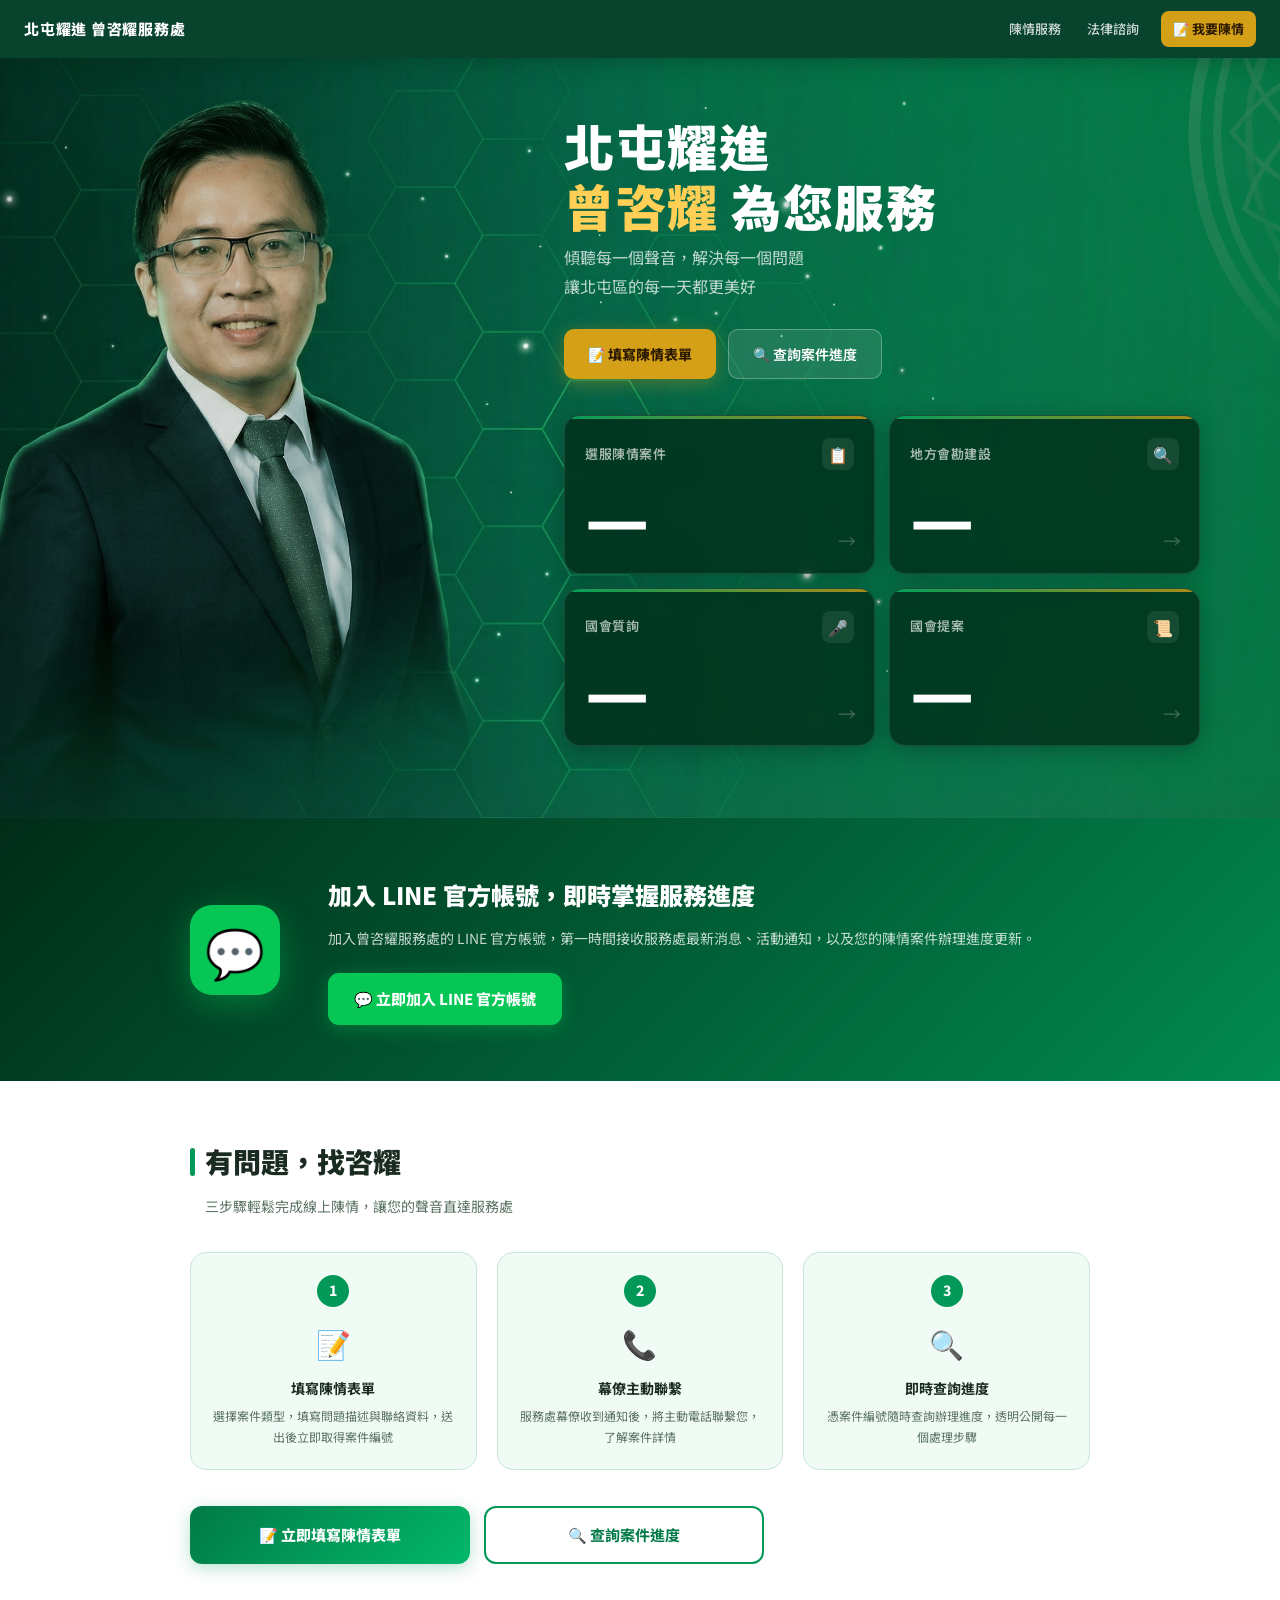
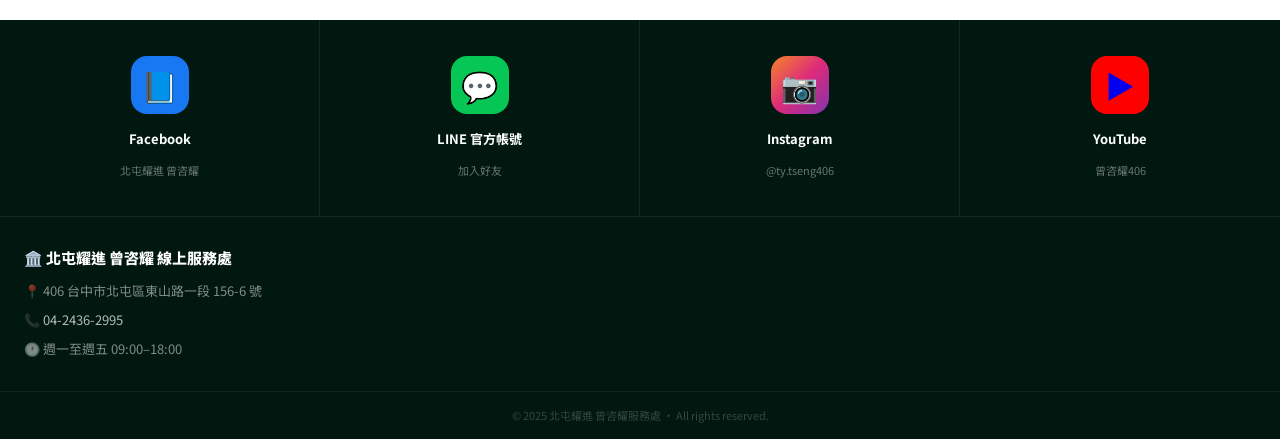
<file: index.html>
<!DOCTYPE html>
<html lang="zh-TW">
<head>
<meta charset="UTF-8">
<meta name="viewport" content="width=device-width, initial-scale=1.0">
<title>北屯耀進 曾咨耀服務處</title>
<link rel="preconnect" href="https://fonts.googleapis.com">
<link href="https://fonts.googleapis.com/css2?family=Noto+Sans+TC:wght@300;400;500;700;900&display=swap" rel="stylesheet">
<style>
:root{
  --green:#019858;--green-dark:#017A47;--green-deep:#013D28;
  --green-light:#02B86A;--green-pale:#E6F7F0;--green-pale2:#F0FBF6;
  --gold:#D4A017;--gold-light:#FFD055;
  --text:#1A2B22;--text-muted:#5A7262;
  --border:#C8E8D8;--bg:#F4FAF7;--white:#FFFFFF;
  --line-green:#06C755;
  --radius:16px;
  --shadow:0 8px 40px rgba(1,61,40,0.18);
  --shadow-sm:0 2px 12px rgba(1,152,88,0.08);
}
*,*::before,*::after{box-sizing:border-box;margin:0;padding:0;}
html{scroll-behavior:smooth;}
body{
  font-family:'Noto Sans TC',sans-serif;
  background:var(--bg);color:var(--text);
  font-size:15px;line-height:1.75;
  overflow-x:hidden;
  padding-bottom:calc(env(safe-area-inset-bottom,0px)+20px);
}

/* ══ NAVBAR ══ */
.navbar{
  background:rgba(1,61,40,0.97);
  backdrop-filter:blur(10px);
  position:sticky;top:0;z-index:300;
  box-shadow:0 2px 24px rgba(0,40,20,0.4);
}
.nav-inner{
  max-width:1280px;margin:0 auto;
  display:flex;align-items:center;justify-content:space-between;
  padding:0 24px;height:58px;
}
.nav-brand{
  text-decoration:none;color:var(--white);
  font-size:15px;font-weight:800;letter-spacing:0.05em;white-space:nowrap;
}
.nav-links{display:flex;align-items:center;gap:2px;}
.nav-link{
  color:rgba(255,255,255,0.80);text-decoration:none;
  font-size:13px;font-weight:500;
  padding:7px 12px;border-radius:8px;
  transition:all 0.2s;white-space:nowrap;
}
.nav-link:hover,.nav-link.active{background:rgba(255,255,255,0.14);color:var(--white);}
.nav-cta{
  background:var(--gold);color:#2C1A00!important;
  font-weight:700!important;margin-left:8px;
}
.nav-cta:hover{background:var(--gold-light)!important;}
.hamburger{
  display:none;flex-direction:column;gap:5px;
  background:none;border:none;cursor:pointer;padding:6px;
}
.hamburger span{display:block;width:22px;height:2px;background:var(--white);border-radius:2px;transition:all 0.3s;}
.mobile-nav{display:none;background:var(--green-deep);padding:8px 16px 20px;}
.mobile-nav.open{display:block;}
.mobile-nav .nav-link{display:block;padding:13px 16px;border-radius:8px;margin-bottom:3px;font-size:15px;}
.mobile-nav .nav-cta{display:block;text-align:center;margin-top:8px;padding:14px;border-radius:10px;font-size:15px;}

/* ══ HERO-STATS ONE UNIT ══ */
.hero-unit{
  background:
    url('./hero_desktop.png')
    center center / cover no-repeat;
  background-color:var(--green-deep);
  position:relative;overflow:hidden;
  min-height:760px;
  display:flex;flex-direction:column;
}
.hero-unit::before{
  content:'';position:absolute;inset:0;pointer-events:none;z-index:1;
  background:linear-gradient(
    to right,
    rgba(1,25,12,0.20) 0%,
    rgba(1,25,12,0.05) 45%,
    rgba(1,25,12,0.30) 100%
  );
}
.hero-unit::after{content:none;}

/* 主內容：左人物 右文字+卡片 */
.hero-body{
  position:relative;z-index:2;
  max-width:1280px;margin:0 auto;width:100%;
  display:flex;align-items:flex-end;
  padding:0 40px;
  flex:1;
}

/* 左側留空（人物已在背景圖中） */
.hero-left{
  flex-shrink:0;
  width:42%;
  min-width:300px;
}
@keyframes heroIn{
  from{opacity:0;transform:translateY(30px);}
  to{opacity:1;transform:translateY(0);}
}

/* 右側：標語 + 數字卡片 */
.hero-right{
  flex:1;
  padding:48px 40px 36px 20px;
  display:flex;flex-direction:column;
  justify-content:flex-start;
  align-items:flex-start;
  min-height:640px;
}
.hero-tag{
  display:inline-flex;align-items:center;gap:6px;
  background:rgba(255,255,255,0.12);
  border:1px solid rgba(255,255,255,0.22);
  color:rgba(255,255,255,0.92);
  font-size:12px;font-weight:600;
  padding:5px 14px;border-radius:20px;
  margin-bottom:16px;letter-spacing:0.06em;
}
.hero-name{
  font-size:clamp(28px,4vw,50px);
  font-weight:900;color:var(--white);
  line-height:1.2;letter-spacing:0.03em;
  margin-bottom:8px;
}
.hero-name .gold{color:var(--gold-light);}
.hero-sub{
  font-size:clamp(13px,1.5vw,16px);
  color:rgba(255,255,255,0.75);
  margin-bottom:28px;line-height:1.8;
}
.hero-btns{
  display:flex;gap:12px;flex-wrap:wrap;
  margin-bottom:36px;
}
.btn-gold{
  display:inline-flex;align-items:center;gap:8px;
  background:var(--gold);color:#2C1A00;
  font-size:14px;font-weight:800;
  padding:12px 24px;border-radius:10px;
  text-decoration:none;
  box-shadow:0 4px 18px rgba(212,160,23,0.35);
  transition:all 0.2s;min-height:44px;white-space:nowrap;
}
.btn-gold:hover{background:var(--gold-light);transform:translateY(-2px);}
.btn-ghost{
  display:inline-flex;align-items:center;gap:8px;
  background:rgba(255,255,255,0.10);color:var(--white);
  font-size:14px;font-weight:600;
  padding:12px 24px;border-radius:10px;
  text-decoration:none;
  border:1.5px solid rgba(255,255,255,0.28);
  transition:all 0.2s;min-height:44px;white-space:nowrap;
}
.btn-ghost:hover{background:rgba(255,255,255,0.18);}

/* 數字卡片群 */
.stats-grid{
  display:grid;
  grid-template-columns:repeat(2,1fr);
  gap:14px;
  width:100%;
  padding-bottom:36px;
}
.stat-card{
  background:rgba(1,40,22,0.75);
  backdrop-filter:blur(12px);
  border:1px solid rgba(255,255,255,0.10);
  border-radius:var(--radius);
  padding:22px 20px;
  text-decoration:none;
  transition:all 0.2s;
  display:block;
  position:relative;
  overflow:hidden;
  box-shadow:0 4px 24px rgba(0,0,0,0.25);
}
.stat-card::before{
  content:'';position:absolute;
  top:0;left:0;right:0;height:3px;
  background:linear-gradient(90deg,var(--green-light),var(--gold));
  opacity:0.8;
}
.stat-card:hover{
  background:rgba(1,60,32,0.85);
  transform:translateY(-3px);
  box-shadow:0 10px 36px rgba(0,0,0,0.35);
}
.stat-card-top{
  display:flex;align-items:center;justify-content:space-between;
  margin-bottom:10px;
}
.stat-card-label{
  font-size:13px;font-weight:600;
  color:rgba(255,255,255,0.65);
  letter-spacing:0.04em;
}
.stat-card-icon{
  width:32px;height:32px;
  background:rgba(255,255,255,0.08);
  border-radius:8px;
  display:flex;align-items:center;justify-content:center;
  font-size:16px;
}
.stat-card-num{
  font-size:clamp(52px,5.5vw,72px);
  font-weight:900;color:var(--white);
  line-height:1;
  font-variant-numeric:tabular-nums;
  letter-spacing:-0.01em;
}
.stat-card-arrow{
  position:absolute;bottom:16px;right:18px;
  font-size:18px;color:rgba(255,255,255,0.25);
  transition:all 0.2s;
}
.stat-card:hover .stat-card-arrow{
  color:var(--gold-light);
  transform:translateX(4px);
}

/* ══ SECTIONS ══ */
.page-section{display:none;}
.page-section.active{display:block;}
.section-wrap{max-width:1100px;margin:0 auto;padding:52px 20px 64px;}
.section-head{
  display:flex;align-items:center;justify-content:space-between;
  margin-bottom:28px;flex-wrap:wrap;gap:12px;
}
.section-title{
  font-size:22px;font-weight:900;color:var(--text);
  display:flex;align-items:center;gap:10px;
}
.section-title::before{
  content:'';width:4px;height:26px;
  background:var(--green);border-radius:2px;display:inline-block;
}

/* ══ LINE OA ══ */
.line-section{
  background:linear-gradient(135deg,#012C18 0%,#018A50 100%);
  padding:56px 20px;
}
.line-inner{
  max-width:900px;margin:0 auto;
  display:flex;align-items:center;gap:48px;
}
.line-icon-wrap{
  flex-shrink:0;width:90px;height:90px;
  background:var(--line-green);border-radius:22px;
  display:flex;align-items:center;justify-content:center;
  font-size:48px;
  box-shadow:0 8px 32px rgba(6,199,85,0.4);
}
.line-content{flex:1;}
.line-title{font-size:clamp(17px,2.5vw,24px);font-weight:900;color:var(--white);margin-bottom:10px;}
.line-desc{font-size:14px;color:rgba(255,255,255,0.78);margin-bottom:22px;line-height:1.8;}
.btn-line{
  display:inline-flex;align-items:center;gap:10px;
  background:var(--line-green);color:var(--white);
  font-size:15px;font-weight:800;
  padding:13px 26px;border-radius:11px;text-decoration:none;
  box-shadow:0 4px 18px rgba(6,199,85,0.35);
  transition:all 0.2s;min-height:48px;
}
.btn-line:hover{background:#05B04C;transform:translateY(-2px);}

/* ══ PETITION ══ */
.petition-section{background:var(--white);padding:56px 20px;}
.petition-inner{max-width:900px;margin:0 auto;}
.petition-title{
  font-size:clamp(20px,3vw,28px);font-weight:900;color:var(--text);
  margin-bottom:8px;display:flex;align-items:center;gap:10px;
}
.petition-title::before{content:'';width:5px;height:28px;background:var(--green);border-radius:3px;}
.petition-sub{font-size:14px;color:var(--text-muted);margin-bottom:32px;line-height:1.8;padding-left:15px;}
.petition-steps{display:grid;grid-template-columns:repeat(3,1fr);gap:20px;margin-bottom:36px;}
.step-card{
  background:var(--green-pale2);border:1px solid var(--border);
  border-radius:var(--radius);padding:22px 18px;text-align:center;
}
.step-num{
  width:32px;height:32px;background:var(--green);color:var(--white);
  border-radius:50%;display:flex;align-items:center;justify-content:center;
  font-size:14px;font-weight:800;margin:0 auto 12px;
}
.step-icon{font-size:28px;margin-bottom:8px;display:block;}
.step-title{font-size:14px;font-weight:700;color:var(--text);margin-bottom:6px;}
.step-desc{font-size:12px;color:var(--text-muted);line-height:1.7;}
.petition-btns{display:flex;gap:14px;flex-wrap:wrap;}
.btn-primary{
  display:inline-flex;align-items:center;gap:8px;
  background:linear-gradient(135deg,var(--green-dark),var(--green-light));
  color:var(--white);font-size:15px;font-weight:800;
  padding:14px 28px;border-radius:12px;text-decoration:none;
  box-shadow:0 4px 18px rgba(1,152,88,0.28);
  transition:all 0.2s;min-height:50px;flex:1;
  justify-content:center;max-width:280px;
}
.btn-primary:hover{transform:translateY(-2px);box-shadow:0 8px 26px rgba(1,152,88,0.40);}
.btn-outline{
  display:inline-flex;align-items:center;gap:8px;
  background:var(--white);color:var(--green-dark);
  font-size:15px;font-weight:700;
  padding:14px 28px;border-radius:12px;text-decoration:none;
  border:2px solid var(--green);
  transition:all 0.2s;min-height:50px;flex:1;
  justify-content:center;max-width:280px;
}
.btn-outline:hover{background:var(--green-pale);}

/* ══ SERVICE PAGE ══ */
.submit-petition-btn{
  display:inline-flex;align-items:center;gap:8px;
  background:linear-gradient(135deg,var(--green-dark),var(--green-light));
  color:var(--white);font-size:15px;font-weight:800;
  padding:13px 26px;border-radius:11px;text-decoration:none;
  box-shadow:0 4px 16px rgba(1,152,88,0.28);
  transition:all 0.2s;min-height:46px;white-space:nowrap;
  font-family:'Noto Sans TC',sans-serif;border:none;cursor:pointer;
}
.submit-petition-btn:hover{transform:translateY(-2px);}
.service-intro{
  background:var(--green-pale);border-left:4px solid var(--green);
  border-radius:10px;padding:14px 18px;font-size:14px;
  color:var(--green-dark);margin-bottom:22px;line-height:1.8;
}
.cat-tabs{display:flex;flex-wrap:wrap;gap:8px;margin-bottom:16px;}
.cat-tab{
  padding:7px 14px;border-radius:20px;font-size:13px;font-weight:500;
  border:1.5px solid var(--border);background:var(--white);color:var(--text-muted);
  cursor:pointer;transition:all 0.18s;font-family:'Noto Sans TC',sans-serif;white-space:nowrap;
}
.cat-tab:hover{border-color:var(--green);color:var(--green);}
.cat-tab.active{background:var(--green);border-color:var(--green);color:var(--white);font-weight:700;}
.filter-bar{display:flex;align-items:center;gap:12px;margin-bottom:20px;flex-wrap:wrap;}
.filter-label{font-size:13px;color:var(--text-muted);font-weight:500;white-space:nowrap;}
.filter-select{
  font-size:14px;font-family:'Noto Sans TC',sans-serif;
  padding:8px 36px 8px 14px;border:1.5px solid var(--border);
  border-radius:8px;background:var(--white);color:var(--text);
  cursor:pointer;-webkit-appearance:none;appearance:none;
  background-image:url("data:image/svg+xml,%3Csvg xmlns='http://www.w3.org/2000/svg' width='12' height='8' viewBox='0 0 12 8'%3E%3Cpath d='M1 1l5 5 5-5' stroke='%23019858' stroke-width='1.8' fill='none' stroke-linecap='round'/%3E%3C/svg%3E");
  background-repeat:no-repeat;background-position:right 12px center;
}
.table-wrap{
  background:var(--white);border-radius:var(--radius);
  box-shadow:var(--shadow-sm);border:1px solid var(--border);overflow:hidden;
}
.petition-table{width:100%;border-collapse:collapse;}
.petition-table th{
  background:var(--green-pale);color:var(--green-dark);
  font-size:12px;font-weight:700;padding:12px 16px;
  text-align:left;letter-spacing:0.05em;border-bottom:1.5px solid var(--border);
}
.petition-table td{
  padding:14px 16px;font-size:14px;
  border-bottom:1px solid var(--bg);vertical-align:middle;
}
.petition-table tr:last-child td{border-bottom:none;}
.petition-table tr:hover td{background:var(--green-pale2);}
.td-id{font-size:12px;color:var(--text-muted);white-space:nowrap;}
.td-title{font-weight:500;max-width:320px;}
.td-date{font-size:13px;color:var(--text-muted);white-space:nowrap;}
.badge{display:inline-flex;align-items:center;gap:4px;padding:4px 10px;border-radius:12px;font-size:12px;font-weight:700;white-space:nowrap;}
.badge-處理中{background:#E6F7F0;color:#017A47;}
.badge-已結案{background:#F2F3F4;color:#626567;}
.badge-不受理{background:#FDECEA;color:#C0392B;}
.type-badge{display:inline-block;padding:3px 10px;border-radius:10px;font-size:12px;font-weight:600;background:var(--green-pale);color:var(--green-dark);white-space:nowrap;}
.pagination{display:flex;align-items:center;justify-content:center;gap:6px;padding:22px 16px;}
.page-btn{width:36px;height:36px;display:flex;align-items:center;justify-content:center;border-radius:8px;font-size:14px;font-weight:600;border:1.5px solid var(--border);background:var(--white);color:var(--text);cursor:pointer;transition:all 0.18s;font-family:'Noto Sans TC',sans-serif;}
.page-btn:hover{border-color:var(--green);color:var(--green);}
.page-btn.active{background:var(--green);border-color:var(--green);color:var(--white);}
.page-btn:disabled{opacity:0.4;cursor:not-allowed;}
.page-info{font-size:13px;color:var(--text-muted);padding:0 8px;}
.loading-row,.empty-row{text-align:center;padding:48px 20px;color:var(--text-muted);font-size:14px;}
.loading-spinner{width:32px;height:32px;border:3px solid var(--border);border-top-color:var(--green);border-radius:50%;animation:spin 0.7s linear infinite;margin:0 auto 12px;}
@keyframes spin{to{transform:rotate(360deg);}}
.coming-soon{text-align:center;padding:80px 20px;color:var(--text-muted);}
.coming-soon .cs-icon{font-size:48px;margin-bottom:16px;}
.coming-soon h2{font-size:20px;font-weight:700;color:var(--text);margin-bottom:8px;}

/* ══ FOOTER ══ */
.site-footer{background:#011810;}
.footer-social{
  max-width:1280px;margin:0 auto;
  display:grid;grid-template-columns:repeat(4,1fr);
  border-bottom:1px solid rgba(255,255,255,0.07);
}
.footer-social-card{
  display:flex;flex-direction:column;align-items:center;justify-content:center;
  gap:10px;padding:36px 20px;text-decoration:none;
  border-right:1px solid rgba(255,255,255,0.07);
  transition:background 0.2s;
}
.footer-social-card:last-child{border-right:none;}
.footer-social-card:hover{background:rgba(255,255,255,0.04);}
.fsicon{width:58px;height:58px;border-radius:16px;display:flex;align-items:center;justify-content:center;font-size:30px;margin-bottom:4px;}
.icon-fb{background:#1877F2;}
.icon-line{background:var(--line-green);}
.icon-ig{background:linear-gradient(135deg,#F58529,#DD2A7B,#8134AF);}
.icon-yt{background:#FF0000;}
.footer-social-name{font-size:13px;font-weight:700;color:var(--white);}
.footer-social-handle{font-size:11px;color:rgba(255,255,255,0.40);}
.footer-info-wrap{
  max-width:1280px;margin:0 auto;
  padding:28px 24px;
  display:flex;align-items:center;justify-content:space-between;flex-wrap:wrap;gap:16px;
}
.footer-info-name{font-size:15px;font-weight:800;color:var(--white);margin-bottom:6px;}
.footer-info-detail{font-size:13px;color:rgba(255,255,255,0.50);line-height:2.2;}
.footer-info-detail a{color:rgba(255,255,255,0.70);text-decoration:none;}
.footer-copy{text-align:center;padding:14px;font-size:11px;color:rgba(255,255,255,0.20);border-top:1px solid rgba(255,255,255,0.05);}

/* ══ RWD ══ */
@media(max-width:1024px){
  .hero-left{min-width:200px;width:38%;}
  .stat-card-num{font-size:clamp(44px,5vw,60px);}
}
@media(max-width:768px){
  .nav-links{display:none;}
  .hamburger{display:flex;}
  .hero-tag{display:none;}

  /* 手機版 Hero：背景換手機圖 */
  .hero-unit{
    min-height:auto;
    background-image:url('./hero_phine.png');
    background-position:top center;
  }
  .hero-body{
    flex-direction:column;
    align-items:stretch;
    padding:0 16px;
  }
  .hero-left{
    display:none;
  }
  .hero-right{
    min-height:auto;
    padding:480px 16px 28px 16px;
    align-items:center;
    text-align:center;
    width:100%;
  }
  .hero-btns{justify-content:center;}
  .stats-grid{grid-template-columns:repeat(2,1fr);gap:10px;}
  .stat-card{padding:16px 14px;}
  .stat-card-num{font-size:clamp(44px,10vw,56px);}
  .line-inner{flex-direction:column;text-align:center;gap:20px;}
  .petition-steps{grid-template-columns:1fr;}
  .petition-btns{flex-direction:column;}
  .btn-primary,.btn-outline{max-width:100%;}
  .footer-social{grid-template-columns:repeat(2,1fr);}
  .footer-social-card:nth-child(2){border-right:none;}
  .footer-social-card:nth-child(3){border-top:1px solid rgba(255,255,255,0.07);}
  .footer-social-card:nth-child(4){border-right:none;border-top:1px solid rgba(255,255,255,0.07);}
  .petition-table th:nth-child(2),.petition-table td:nth-child(2){display:none;}
}
@media(max-width:480px){
  .stat-card-num{font-size:40px;}
  .hero-right{padding-top:180px;}
}


/* ══ SKELETON LOADING ══ */
.stat-card-num.skeleton{
  position:relative;
  color:transparent!important;
  min-width:60px;min-height:1em;
  border-radius:8px;
  overflow:hidden;
  display:inline-block;
}
.stat-card-num.skeleton::after{
  content:'';
  position:absolute;inset:0;
  background:linear-gradient(
    90deg,
    rgba(255,255,255,0.05) 0%,
    rgba(255,255,255,0.18) 40%,
    rgba(255,255,255,0.05) 80%
  );
  background-size:200% 100%;
  animation:shimmer 1.4s infinite;
  border-radius:8px;
}
@keyframes shimmer{
  0%{background-position:200% 0;}
  100%{background-position:-200% 0;}
}

/* ══ QUERY BOX ══ */
.query-box{
  background:var(--white);
  border:1px solid var(--border);
  border-radius:var(--radius);
  box-shadow:var(--shadow-sm);
  padding:24px 20px;
  margin-bottom:24px;
}
.query-box-title{
  font-size:15px;font-weight:700;color:var(--green-dark);
  display:flex;align-items:center;gap:8px;
  margin-bottom:16px;
}
.query-row{display:flex;gap:10px;}
.query-row input{
  flex:1;font-size:16px;font-family:'Noto Sans TC',sans-serif;
  padding:12px 16px;
  border:1.5px solid var(--border);border-radius:10px;
  background:var(--bg);color:var(--text);
  transition:border 0.2s,box-shadow 0.2s;
  text-transform:uppercase;letter-spacing:0.04em;
}
.query-row input:focus{
  outline:none;border-color:var(--green);
  box-shadow:0 0 0 3px rgba(1,152,88,0.13);
  background:var(--white);
}
.btn-query{
  flex-shrink:0;
  display:inline-flex;align-items:center;gap:8px;
  background:var(--green);color:var(--white);
  font-size:14px;font-weight:700;
  padding:12px 22px;border-radius:10px;
  border:none;cursor:pointer;
  font-family:'Noto Sans TC',sans-serif;
  transition:all 0.2s;min-height:48px;white-space:nowrap;
}
.btn-query:hover{background:var(--green-dark);transform:translateY(-1px);}
.btn-query:disabled{opacity:0.55;cursor:not-allowed;transform:none;}
.btn-query .spinner{
  width:18px;height:18px;
  border:2.5px solid rgba(255,255,255,0.35);
  border-top-color:#fff;border-radius:50%;
  animation:spin 0.7s linear infinite;
  display:none;
}
.btn-query.is-loading .spinner{display:block;}
.btn-query.is-loading .qlabel{display:none;}

/* 查詢結果卡片 */
.query-result{display:none;margin-top:16px;}
.query-result.show{display:block;animation:fadeUp 0.4s ease;}
@keyframes fadeUp{from{opacity:0;transform:translateY(10px);}to{opacity:1;transform:translateY(0);}}
.qr-card{
  background:var(--green-pale2);
  border:1px solid var(--border);
  border-radius:var(--radius);
  padding:22px 20px;
}
.qr-top{
  display:flex;align-items:flex-start;justify-content:space-between;
  flex-wrap:wrap;gap:10px;margin-bottom:16px;
}
.qr-id{font-size:12px;color:var(--text-muted);font-weight:600;margin-bottom:3px;}
.qr-title{font-size:17px;font-weight:800;color:var(--text);}
.qr-grid{
  display:grid;grid-template-columns:repeat(3,1fr);
  gap:12px;margin-bottom:18px;
}
.qr-meta{background:var(--white);border-radius:10px;padding:12px 14px;border:1px solid var(--border);}
.qr-meta-label{font-size:11px;color:var(--text-muted);font-weight:600;margin-bottom:4px;letter-spacing:0.04em;}
.qr-meta-val{font-size:14px;font-weight:600;}
.qr-section{margin-bottom:16px;}
.qr-section-title{
  font-size:12px;font-weight:700;color:var(--green-dark);
  letter-spacing:0.05em;margin-bottom:8px;
  padding-bottom:6px;border-bottom:1px solid var(--border);
}
.qr-text{font-size:14px;color:var(--text);line-height:1.8;white-space:pre-wrap;}
.qr-text.empty{color:var(--text-muted);font-style:italic;}
.qr-images{display:flex;gap:10px;flex-wrap:wrap;margin-top:8px;}
.qr-images img{
  width:calc(50% - 5px);max-width:240px;
  border-radius:10px;object-fit:cover;
  border:1px solid var(--border);
  aspect-ratio:4/3;
}
.query-error{
  background:#FDECEA;border:1px solid #F5AFAF;
  border-radius:10px;padding:16px 18px;
  font-size:14px;color:#C0392B;
  margin-top:12px;text-align:center;display:none;
}
.query-error.show{display:block;}
@media(max-width:600px){
  .query-row{flex-direction:column;}
  .btn-query{width:100%;justify-content:center;}
  .qr-grid{grid-template-columns:1fr 1fr;}
  .qr-images img{width:100%;max-width:100%;}
}
</style>
</head>
<body>

<!-- NAVBAR -->
<nav class="navbar">
  <div class="nav-inner">
    <a class="nav-brand" href="#" onclick="showPage('home');return false;">北屯耀進 曾咨耀服務處</a>
    <div class="nav-links">
      <a class="nav-link" href="#" onclick="showPage('services');return false;">陳情服務</a>
      <a class="nav-link" href="liff/legal-consultation/?mode=book">法律諮詢</a>
      <a class="nav-link nav-cta" href="form.html">📝 我要陳情</a>
    </div>
    <button class="hamburger" onclick="toggleMenu()" aria-label="選單">
      <span></span><span></span><span></span>
    </button>
  </div>
  <div class="mobile-nav" id="mobileNav">
    <a class="nav-link" href="#" onclick="showPage('services');toggleMenu();return false;">📋 陳情服務</a>
    <a class="nav-link" href="liff/legal-consultation/?mode=book">法律諮詢</a>
    <a class="nav-link nav-cta" href="form.html">📝 我要陳情</a>
  </div>
</nav>

<!-- ══ HOME PAGE ══ -->
<section class="page-section active" id="page-home">

  <!-- HERO + STATS 一體 -->
  <div class="hero-unit">
    <div class="hero-body">

      <!-- 左：人物照片 -->
      <!-- 左側留空，人物已整合在背景圖中 -->
      <div class="hero-left"></div>

      <!-- 右：標語 + 數字卡片 -->
      <div class="hero-right">
        <div class="hero-name">
          北屯耀進<br><span class="gold">曾咨耀</span> 為您服務
        </div>
        <div class="hero-sub">
          傾聽每一個聲音，解決每一個問題<br>讓北屯區的每一天都更美好
        </div>
        <div class="hero-btns">
          <a class="btn-gold" href="form.html">📝 填寫陳情表單</a>
          <a class="btn-ghost" href="#" onclick="showPage('services');return false;">🔍 查詢案件進度</a>
        </div>

        <!-- 數字卡片 -->
        <div class="stats-grid">
          <a class="stat-card" href="#" onclick="showPage('services');return false;">
            <div class="stat-card-top">
              <span class="stat-card-label">選服陳情案件</span>
              <span class="stat-card-icon">📋</span>
            </div>
            <div class="stat-card-num skeleton" id="stat-petitions"> — </div>
            <span class="stat-card-arrow">→</span>
          </a>
          <a class="stat-card" href="#" onclick="showPage('inspection');return false;">
            <div class="stat-card-top">
              <span class="stat-card-label">地方會勘建設</span>
              <span class="stat-card-icon">🔍</span>
            </div>
            <div class="stat-card-num skeleton" id="stat-inspections"> — </div>
            <span class="stat-card-arrow">→</span>
          </a>
          <a class="stat-card" href="#" onclick="showPage('interpellation');return false;">
            <div class="stat-card-top">
              <span class="stat-card-label">國會質詢</span>
              <span class="stat-card-icon">🎤</span>
            </div>
            <div class="stat-card-num skeleton" id="stat-interpellations"> — </div>
            <span class="stat-card-arrow">→</span>
          </a>
          <a class="stat-card" href="#" onclick="showPage('proposal');return false;">
            <div class="stat-card-top">
              <span class="stat-card-label">國會提案</span>
              <span class="stat-card-icon">📜</span>
            </div>
            <div class="stat-card-num skeleton" id="stat-proposals"> — </div>
            <span class="stat-card-arrow">→</span>
          </a>
        </div>
      </div>

    </div>
  </div>

  <!-- LINE OA -->
  <div class="line-section">
    <div class="line-inner">
      <div class="line-icon-wrap">💬</div>
      <div class="line-content">
        <div class="line-title">加入 LINE 官方帳號，即時掌握服務進度</div>
        <div class="line-desc">加入曾咨耀服務處的 LINE 官方帳號，第一時間接收服務處最新消息、活動通知，以及您的陳情案件辦理進度更新。</div>
        <a class="btn-line" href="https://lin.ee/Q9cWSP5" target="_blank">💬 立即加入 LINE 官方帳號</a>
      </div>
    </div>
  </div>

  <!-- 陳情說明 -->
  <div class="petition-section">
    <div class="petition-inner">
      <div class="petition-title">有問題，找咨耀</div>
      <div class="petition-sub">三步驟輕鬆完成線上陳情，讓您的聲音直達服務處</div>
      <div class="petition-steps">
        <div class="step-card">
          <div class="step-num">1</div>
          <span class="step-icon">📝</span>
          <div class="step-title">填寫陳情表單</div>
          <div class="step-desc">選擇案件類型，填寫問題描述與聯絡資料，送出後立即取得案件編號</div>
        </div>
        <div class="step-card">
          <div class="step-num">2</div>
          <span class="step-icon">📞</span>
          <div class="step-title">幕僚主動聯繫</div>
          <div class="step-desc">服務處幕僚收到通知後，將主動電話聯繫您，了解案件詳情</div>
        </div>
        <div class="step-card">
          <div class="step-num">3</div>
          <span class="step-icon">🔍</span>
          <div class="step-title">即時查詢進度</div>
          <div class="step-desc">憑案件編號隨時查詢辦理進度，透明公開每一個處理步驟</div>
        </div>
      </div>
      <div class="petition-btns">
        <a class="btn-primary" href="form.html">📝 立即填寫陳情表單</a>
        <a class="btn-outline" href="#" onclick="showPage('services');return false;">🔍 查詢案件進度</a>
      </div>
    </div>
  </div>

</section>

<!-- ══ SERVICES ══ -->
<section class="page-section" id="page-services">
  <div class="section-wrap">
    <div class="section-head">
      <div class="section-title">陳情服務</div>
    </div>
    <div class="service-intro">
      <strong>如何使用線上陳情服務？</strong><br>
      1. 點擊「填寫陳情表單」，填寫問題與聯絡資料後送出，取得案件編號。<br>
      2. 服務處幕僚收到後將<strong>主動電話聯繫</strong>您，並在下方列表更新辦理進度。<br>
      3. 您可隨時透過分類或進度篩選查詢案件目前狀態，或直接輸入案件編號查詢詳情。
    </div>

    <!-- 案件編號查詢 -->
    <div class="query-box">
      <div class="query-box-title">🔍 輸入案件編號查詢辦理進度</div>
      <div class="query-row">
        <input type="text" id="queryInput" placeholder="例如：1150529001"
          maxlength="10"
          inputmode="numeric"
          autocomplete="off"
          oninput="this.value=this.value.replace(/\D/g,'').slice(0,10)"
          onkeydown="if(event.key==='Enter')queryCase()">
        <button class="btn-query" id="queryBtn" onclick="queryCase()">
          <div class="spinner"></div>
          <span class="qlabel">查詢</span>
        </button>
      </div>
      <div class="query-error" id="queryError">查無此案件編號，請確認編號是否正確（格式：SVC-YYYYMMDD-XXXX）</div>

      <!-- 查詢結果 -->
      <div class="query-result" id="queryResult">
        <div class="qr-card">
          <div class="qr-top">
            <div>
              <div class="qr-id" id="qr-id">—</div>
              <div class="qr-title" id="qr-title">—</div>
            </div>
            <span class="badge" id="qr-status">—</span>
          </div>
          <div class="qr-grid">
            <div class="qr-meta">
              <div class="qr-meta-label">案件類型</div>
              <div class="qr-meta-val" id="qr-type">—</div>
            </div>
            <div class="qr-meta">
              <div class="qr-meta-label">案件區域</div>
              <div class="qr-meta-val" id="qr-area">—</div>
            </div>
            <div class="qr-meta">
              <div class="qr-meta-label">受理日期</div>
              <div class="qr-meta-val" id="qr-date">—</div>
            </div>
          </div>
          <div class="qr-section" id="qr-summary-wrap">
            <div class="qr-section-title">📌 辦理說明</div>
            <div class="qr-text" id="qr-summary">—</div>
          </div>
          <div class="qr-section" id="qr-reply-wrap">
            <div class="qr-section-title">✅ 服務處回覆</div>
            <div class="qr-text" id="qr-reply">—</div>
          </div>
          <div class="qr-section" id="qr-images-wrap" style="display:none;">
            <div class="qr-section-title">📷 改善前後對比</div>
            <div class="qr-images" id="qr-images"></div>
          </div>
        </div>
      </div>
    </div>

    <!-- 填寫陳情按鈕 -->
    <div style="margin-bottom:24px;">
      <a class="submit-petition-btn" href="form.html" style="font-size:15px;padding:15px 32px;width:100%;justify-content:center;display:inline-flex;border-radius:12px;">
        📝 填寫陳情表單 — 讓您的聲音直達服務處
      </a>
    </div>

    <!-- 分隔線 -->
    <div style="display:flex;align-items:center;gap:12px;margin-bottom:20px;">
      <div style="flex:1;height:1px;background:var(--border);"></div>
      <span style="font-size:12px;color:var(--text-muted);font-weight:600;white-space:nowrap;">案件列表</span>
      <div style="flex:1;height:1px;background:var(--border);"></div>
    </div>

    <div class="cat-tabs">
      <button class="cat-tab active" onclick="setCat(this,'')">全部</button>
      <button class="cat-tab" onclick="setCat(this,'交通運輸')">交通運輸 <span id="cnt-交通運輸"></span></button>
      <button class="cat-tab" onclick="setCat(this,'公共設施')">公共設施 <span id="cnt-公共設施"></span></button>
      <button class="cat-tab" onclick="setCat(this,'衛福勞動')">衛福勞動 <span id="cnt-衛福勞動"></span></button>
      <button class="cat-tab" onclick="setCat(this,'文教科技')">文教科技 <span id="cnt-文教科技"></span></button>
      <button class="cat-tab" onclick="setCat(this,'環境建管')">環境建管 <span id="cnt-環境建管"></span></button>
      <button class="cat-tab" onclick="setCat(this,'警消政風')">警消政風 <span id="cnt-警消政風"></span></button>
      <button class="cat-tab" onclick="setCat(this,'市政議題')">市政議題 <span id="cnt-市政議題"></span></button>
      <button class="cat-tab" onclick="setCat(this,'其他服務')">其他服務 <span id="cnt-其他服務"></span></button>
    </div>
    <div class="filter-bar">
      <span class="filter-label">處理進度狀態</span>
      <select class="filter-select" id="statusFilter" onchange="setStatus()">
        <option value="">全部</option>
        <option value="處理中">處理中</option>
        <option value="已結案">已結案</option>
        <option value="不受理">不受理</option>
      </select>
    </div>
    <div class="table-wrap">
      <table class="petition-table">
        <thead>
          <tr>
            <th>案件編號</th><th>案件類型</th><th>主旨</th><th>時間</th><th>進度</th>
          </tr>
        </thead>
        <tbody id="petitionTbody">
          <tr><td colspan="5"><div class="loading-row"><div class="loading-spinner"></div>載入中…</div></td></tr>
        </tbody>
      </table>
      <div class="pagination" id="pagination"></div>
    </div>
  </div>
</section>

<section class="page-section" id="page-inspection">
  <div class="section-wrap"><div class="section-title" style="margin-bottom:32px;">地方會勘建設</div><div class="coming-soon"><div class="cs-icon">🔍</div><h2>地方會勘紀錄</h2><p>內容建置中，敬請期待</p></div></div>
</section>
<section class="page-section" id="page-interpellation">
  <div class="section-wrap"><div class="section-title" style="margin-bottom:32px;">國會質詢</div><div class="coming-soon"><div class="cs-icon">🎤</div><h2>國會質詢紀錄</h2><p>內容建置中，敬請期待</p></div></div>
</section>
<section class="page-section" id="page-proposal">
  <div class="section-wrap"><div class="section-title" style="margin-bottom:32px;">國會提案</div><div class="coming-soon"><div class="cs-icon">📜</div><h2>國會提案紀錄</h2><p>內容建置中，敬請期待</p></div></div>
</section>

<!-- FOOTER -->
<footer class="site-footer">
  <div class="footer-social">
    <a class="footer-social-card" href="https://www.facebook.com/OnlyTseng/" target="_blank">
      <div class="fsicon icon-fb">📘</div>
      <div class="footer-social-name">Facebook</div>
      <div class="footer-social-handle">北屯耀進 曾咨耀</div>
    </a>
    <a class="footer-social-card" href="https://lin.ee/Q9cWSP5" target="_blank">
      <div class="fsicon icon-line">💬</div>
      <div class="footer-social-name">LINE 官方帳號</div>
      <div class="footer-social-handle">加入好友</div>
    </a>
    <a class="footer-social-card" href="https://www.instagram.com/ty.tseng406/" target="_blank">
      <div class="fsicon icon-ig">📷</div>
      <div class="footer-social-name">Instagram</div>
      <div class="footer-social-handle">@ty.tseng406</div>
    </a>
    <a class="footer-social-card" href="https://www.youtube.com/@曾咨耀406" target="_blank">
      <div class="fsicon icon-yt">▶️</div>
      <div class="footer-social-name">YouTube</div>
      <div class="footer-social-handle">曾咨耀406</div>
    </a>
  </div>
  <div class="footer-info-wrap">
    <div>
      <div class="footer-info-name">🏛️ 北屯耀進 曾咨耀 線上服務處</div>
      <div class="footer-info-detail">
        <div>📍 406 台中市北屯區東山路一段 156-6 號</div>
        <div>📞 <a href="tel:0424362995">04-2436-2995</a></div>
        <div>🕐 週一至週五 09:00–18:00</div>
      </div>
    </div>
  </div>
  <div class="footer-copy">© 2025 北屯耀進 曾咨耀服務處 · All rights reserved.</div>
</footer>

<script>
const WEBHOOK_STATS='https://drwu.zeabur.app/webhook/petition/stats';
const WEBHOOK_LIST='https://drwu.zeabur.app/webhook/petition/list';
const WEBHOOK_QUERY='https://drwu.zeabur.app/webhook/petition/query';

function toggleMenu(){document.getElementById('mobileNav').classList.toggle('open');}

function showPage(name){
  document.querySelectorAll('.page-section').forEach(s=>s.classList.remove('active'));
  document.querySelectorAll('.nav-link').forEach(l=>l.classList.remove('active'));
  document.getElementById('page-'+name).classList.add('active');
  document.querySelectorAll('.nav-link').forEach(l=>{
    if(l.getAttribute('onclick')&&l.getAttribute('onclick').includes("'"+name+"'"))l.classList.add('active');
  });
  window.scrollTo({top:0,behavior:'smooth'});
  if(name==='services')loadList();
}

// Stats cache - 同一個 session 內只打一次 Webhook
let _statsCache = null;

async function loadStats(){
  // 如果已有快取，直接用（不重新打 Webhook）
  if(_statsCache){
    renderStats(_statsCache);
    return;
  }
  try{
    const res=await fetch(WEBHOOK_STATS);
    const data=await res.json();
    if(data.success){
      _statsCache = data; // 存入快取
      renderStats(data);
    }
  }catch(e){
    ['stat-petitions','stat-inspections','stat-interpellations','stat-proposals']
      .forEach(id=>{
        const el=document.getElementById(id);
        if(el){el.classList.remove('skeleton');el.textContent='—';}
      });
  }
}

function renderStats(data){
  animateNum('stat-petitions',      data.petitions);
  animateNum('stat-inspections',    data.inspections);
  animateNum('stat-interpellations',data.interpellations);
  animateNum('stat-proposals',      data.proposals);
}
function animateNum(id,target){
  const el=document.getElementById(id);
  if(!el) return;
  // 移除骨架動畫
  el.classList.remove('skeleton');
  if(!target){el.textContent='0';return;}
  const dur=1400,start=performance.now();
  const step=(now)=>{
    const p=Math.min((now-start)/dur,1);
    const ease=1-Math.pow(1-p,3);
    el.textContent=Math.floor(ease*target).toLocaleString();
    if(p<1)requestAnimationFrame(step);
    else el.textContent=target.toLocaleString();
  };
  requestAnimationFrame(step);
}

let currentCat='',currentStatus='',currentPage=1;
async function loadList(){
  const tbody=document.getElementById('petitionTbody');
  tbody.innerHTML='<tr><td colspan="5"><div class="loading-row"><div class="loading-spinner"></div>載入中…</div></td></tr>';
  document.getElementById('pagination').innerHTML='';
  try{
    const params=new URLSearchParams({page:currentPage});
    if(currentCat)params.append('category',currentCat);
    if(currentStatus)params.append('status',currentStatus);
    const res=await fetch(WEBHOOK_LIST+'?'+params.toString());
    const data=await res.json();
    if(!data.success)throw new Error();
    updateCatCounts(data.categories);
    renderTable(data.items);
    renderPagination(data.page,data.totalPages,data.total);
  }catch(e){
    tbody.innerHTML='<tr><td colspan="5"><div class="empty-row">⚠️ 載入失敗，請稍後再試</div></td></tr>';
  }
}
function updateCatCounts(cats){
  Object.keys(cats).forEach(k=>{
    const el=document.getElementById('cnt-'+k);
    if(el)el.textContent=cats[k]>0?'('+cats[k]+')':'';
  });
}
function renderTable(items){
  const tbody=document.getElementById('petitionTbody');
  if(!items||items.length===0){tbody.innerHTML='<tr><td colspan="5"><div class="empty-row">📭 目前沒有符合條件的案件</div></td></tr>';return;}
  tbody.innerHTML=items.map(item=>`
    <tr>
      <td class="td-id">${item.caseId||'—'}</td>
      <td><span class="type-badge">${item.caseType||'—'}</span></td>
      <td class="td-title">${escHtml(item.title||'—')}</td>
      <td class="td-date">${item.date||'—'}</td>
      <td><span class="badge badge-${item.status}">${item.status||'—'}</span></td>
    </tr>`).join('');
}
function renderPagination(page,totalPages,total){
  const el=document.getElementById('pagination');
  if(totalPages<=1){el.innerHTML=`<span class="page-info">共 ${total} 筆</span>`;return;}
  let html=`<button class="page-btn" onclick="goPage(${page-1})" ${page<=1?'disabled':''}>‹</button>`;
  for(let i=1;i<=totalPages;i++){
    if(totalPages>7&&i>2&&i<totalPages-1&&Math.abs(i-page)>1){if(i===3||i===totalPages-2)html+=`<span class="page-info">…</span>`;continue;}
    html+=`<button class="page-btn ${i===page?'active':''}" onclick="goPage(${i})">${i}</button>`;
  }
  html+=`<button class="page-btn" onclick="goPage(${page+1})" ${page>=totalPages?'disabled':''}>›</button>`;
  html+=`<span class="page-info">共 ${total} 筆</span>`;
  el.innerHTML=html;
}
function goPage(p){currentPage=p;loadList();window.scrollTo({top:400,behavior:'smooth'});}
function setCat(btn,cat){document.querySelectorAll('.cat-tab').forEach(b=>b.classList.remove('active'));btn.classList.add('active');currentCat=cat;currentPage=1;loadList();}
function setStatus(){currentStatus=document.getElementById('statusFilter').value;currentPage=1;loadList();}
function escHtml(s){return s.replace(/&/g,'&amp;').replace(/</g,'&lt;').replace(/>/g,'&gt;');}

async function queryCase(){
  const input=document.getElementById('queryInput').value.trim().toUpperCase();
  const errEl=document.getElementById('queryError');
  const resultEl=document.getElementById('queryResult');
  errEl.classList.remove('show');
  resultEl.classList.remove('show');

  if(!input){errEl.textContent='請輸入案件編號';errEl.classList.add('show');return;}

  const btn=document.getElementById('queryBtn');
  btn.classList.add('is-loading');btn.disabled=true;

  try{
    const res=await fetch(WEBHOOK_QUERY+'?caseId='+encodeURIComponent(input));
    const data=await res.json();
    if(!data.found){
      errEl.textContent='查無此案件編號，請確認編號是否正確（格式：SVC-YYYYMMDD-XXXX）';
      errEl.classList.add('show');return;
    }
    // 填入資料
    document.getElementById('qr-id').textContent=data.caseId||'—';
    document.getElementById('qr-title').textContent=data.title||'—';
    document.getElementById('qr-type').textContent=data.caseType||'—';
    document.getElementById('qr-area').textContent=data.caseArea||'—';
    document.getElementById('qr-date').textContent=data.date||'—';

    const statusEl=document.getElementById('qr-status');
    statusEl.textContent=data.status||'—';
    statusEl.className='badge badge-'+(data.status||'');

    const summaryEl=document.getElementById('qr-summary');
    summaryEl.textContent=data.summary||'';
    summaryEl.className='qr-text'+(data.summary?'':' empty');
    if(!data.summary)summaryEl.textContent='辦理說明更新中，請耐心等候';

    const replyEl=document.getElementById('qr-reply');
    replyEl.textContent=data.reply||'';
    replyEl.className='qr-text'+(data.reply?'':' empty');
    document.getElementById('qr-reply-wrap').style.display=data.reply?'block':'none';

    // 圖片
    const allImgs=[...(data.beforeImages||[]),...(data.afterImages||[])];
    const imgWrap=document.getElementById('qr-images-wrap');
    const imgContainer=document.getElementById('qr-images');
    if(allImgs.length>0){
      imgContainer.innerHTML=allImgs.map(url=>`<img src="${url}" alt="案件圖片" loading="lazy">`).join('');
      imgWrap.style.display='block';
    }else{
      imgWrap.style.display='none';
    }

    resultEl.classList.add('show');
    resultEl.scrollIntoView({behavior:'smooth',block:'nearest'});
  }catch(e){
    errEl.textContent='查詢失敗，請稍後再試';errEl.classList.add('show');
  }finally{
    btn.classList.remove('is-loading');btn.disabled=false;
  }
}

const PETITION_CATEGORIES = ['醫療院所','市府單位','法律諮詢','一般請託','學籍安排','法律服務','府外單位','車禍','人事案','違章建築'];
function setupPetitionFilters(){
  const catTabs=document.querySelector('.cat-tabs');
  if(catTabs){
    catTabs.innerHTML=[
      `<button class="cat-tab active" onclick="setCat(this,'')">全部</button>`,
      ...PETITION_CATEGORIES.map((cat)=>`<button class="cat-tab" onclick="setCat(this,'${cat}')">${cat} <span id="cnt-${cat}"></span></button>`)
    ].join('');
  }
  const statusFilter=document.getElementById('statusFilter');
  if(statusFilter){
    statusFilter.innerHTML=[
      '<option value="">全部</option>',
      '<option value="處理中">處理中</option>',
      '<option value="已結案">已結案</option>',
      '<option value="不受理">不受理</option>',
      '<option value="完成結案">完成結案</option>'
    ].join('');
  }
  const queryInput=document.getElementById('queryInput');
  if(queryInput){
    queryInput.placeholder='例如：1150529001';
    queryInput.maxLength=10;
    queryInput.inputMode='numeric';
    queryInput.autocomplete='off';
  }
  const queryError=document.getElementById('queryError');
  if(queryError) queryError.textContent='查無此案件編號，請確認編號是否正確，例如：1150529001';
}

async function loadList(){
  const tbody=document.getElementById('petitionTbody');
  tbody.innerHTML='<tr><td colspan="5"><div class="loading-row"><div class="loading-spinner"></div>載入中...</div></td></tr>';
  document.getElementById('pagination').innerHTML='';
  try{
    const params=new URLSearchParams({page:currentPage});
    if(currentCat)params.append('category',currentCat);
    if(currentStatus)params.append('status',currentStatus);
    const res=await fetch(WEBHOOK_LIST+'?'+params.toString());
    const data=await res.json();
    if(!res.ok || !data.success)throw new Error(data.message||'list failed');
    updateCatCounts(data.categories||{});
    renderTable(data.items||[]);
    renderPagination(data.page||1,data.totalPages||1,data.total||0);
  }catch(e){
    tbody.innerHTML='<tr><td colspan="5"><div class="empty-row">載入失敗，請稍後再試</div></td></tr>';
  }
}
function updateCatCounts(cats){
  document.querySelectorAll('[id^="cnt-"]').forEach(el=>{el.textContent='';});
  Object.keys(cats||{}).forEach(k=>{
    const el=document.getElementById('cnt-'+k);
    if(el)el.textContent=cats[k]>0?'('+cats[k]+')':'';
  });
}
function renderTable(items){
  const tbody=document.getElementById('petitionTbody');
  if(!items||items.length===0){tbody.innerHTML='<tr><td colspan="5"><div class="empty-row">目前沒有公開案件</div></td></tr>';return;}
  tbody.innerHTML=items.map(item=>`
    <tr>
      <td class="td-id">${escHtml(item.caseId||'--')}</td>
      <td><span class="type-badge">${escHtml(item.caseType||'--')}</span></td>
      <td class="td-title">${escHtml(item.title||'--')}</td>
      <td class="td-date">${escHtml(item.date||'--')}</td>
      <td><span class="badge badge-${escHtml(item.status||'')}">${escHtml(item.status||'--')}</span></td>
    </tr>`).join('');
}
function renderPagination(page,totalPages,total){
  const el=document.getElementById('pagination');
  if(totalPages<=1){el.innerHTML=`<span class="page-info">共${total} 筆</span>`;return;}
  let html=`<button class="page-btn" onclick="goPage(${page-1})" ${page<=1?'disabled':''}>上一頁</button>`;
  for(let i=1;i<=totalPages;i++){
    if(totalPages>7&&i>2&&i<totalPages-1&&Math.abs(i-page)>1){if(i===3||i===totalPages-2)html+=`<span class="page-info">...</span>`;continue;}
    html+=`<button class="page-btn ${i===page?'active':''}" onclick="goPage(${i})">${i}</button>`;
  }
  html+=`<button class="page-btn" onclick="goPage(${page+1})" ${page>=totalPages?'disabled':''}>下一頁</button>`;
  html+=`<span class="page-info">共${total} 筆</span>`;
  el.innerHTML=html;
}
function escHtml(s){return String(s||'').replace(/&/g,'&amp;').replace(/</g,'&lt;').replace(/>/g,'&gt;').replace(/"/g,'&quot;');}

async function queryCase(){
  const input=document.getElementById('queryInput').value.trim();
  const errEl=document.getElementById('queryError');
  const resultEl=document.getElementById('queryResult');
  errEl.classList.remove('show');
  resultEl.classList.remove('show');

  if(!input){errEl.textContent='請輸入案件編號，例如：1150529001';errEl.classList.add('show');return;}
  if(!/^\d{10}$/.test(input)){errEl.textContent='案件編號格式不正確，請輸入 10 碼數字，例如：1150529001';errEl.classList.add('show');return;}

  const btn=document.getElementById('queryBtn');
  btn.classList.add('is-loading');btn.disabled=true;

  try{
    const res=await fetch(WEBHOOK_QUERY+'?caseId='+encodeURIComponent(input));
    const data=await res.json();
    if(!res.ok || !data.found){
      errEl.textContent='查無此案件編號，請確認編號是否正確，例如：1150529001';
      errEl.classList.add('show');return;
    }
    document.getElementById('qr-id').textContent=data.caseId||'--';
    document.getElementById('qr-title').textContent=data.title||'--';
    document.getElementById('qr-type').textContent=data.caseType||'--';
    document.getElementById('qr-area').textContent=data.caseArea||'--';
    document.getElementById('qr-date').textContent=data.date||'--';

    const statusEl=document.getElementById('qr-status');
    statusEl.textContent=data.status||'--';
    statusEl.className='badge badge-'+(data.status||'');

    const summaryEl=document.getElementById('qr-summary');
    summaryEl.textContent=data.summary||'';
    summaryEl.className='qr-text'+(data.summary?'':' empty');
    if(!data.summary)summaryEl.textContent='目前尚無公開摘要。';

    const replyEl=document.getElementById('qr-reply');
    replyEl.textContent=data.reply||'';
    replyEl.className='qr-text'+(data.reply?'':' empty');
    document.getElementById('qr-reply-wrap').style.display=data.reply?'block':'none';

    const allImgs=[...(data.beforeImages||[]),...(data.afterImages||[])];
    const imgWrap=document.getElementById('qr-images-wrap');
    const imgContainer=document.getElementById('qr-images');
    if(allImgs.length>0){
      imgContainer.innerHTML=allImgs.map(url=>`<img src="${escHtml(url)}" alt="案件圖片" loading="lazy">`).join('');
      imgWrap.style.display='block';
    }else{
      imgWrap.style.display='none';
    }

    resultEl.classList.add('show');
    resultEl.scrollIntoView({behavior:'smooth',block:'nearest'});
  }catch(e){
    errEl.textContent='查詢失敗，請稍後再試';errEl.classList.add('show');
  }finally{
    btn.classList.remove('is-loading');btn.disabled=false;
  }
}

setupPetitionFilters();
loadStats();
</script>
</body>
</html>
</file>
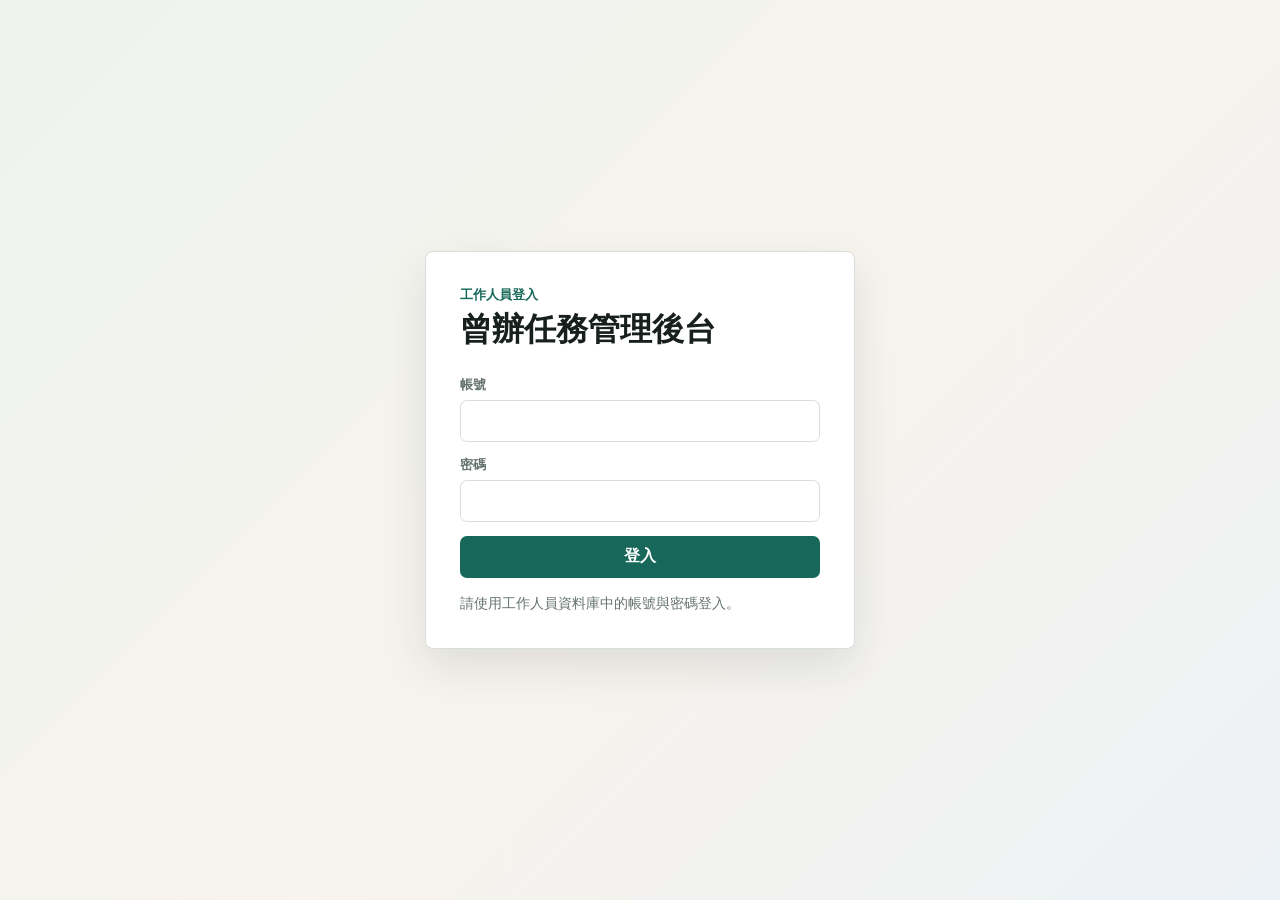
<file: zcy-staff-console-406/index.html>
<!doctype html>
<html lang="zh-Hant">
  <head>
    <meta charset="utf-8" />
    <meta name="viewport" content="width=device-width, initial-scale=1" />
    <title>曾辦任務管理後台</title>
    <meta name="robots" content="noindex,nofollow,noarchive" />
    <link rel="stylesheet" href="../css/zcy-console.css?v=20260522-liff-url" />
  </head>
  <body>
    <main class="login-view" id="loginView">
      <section class="login-panel" aria-labelledby="loginTitle">
        <div>
          <p class="eyebrow">工作人員登入</p>
          <h1 id="loginTitle">曾辦任務管理後台</h1>
        </div>
        <form id="loginForm" class="form-stack">
          <label class="field">
            <span>帳號</span>
            <input name="account" autocomplete="username" required />
          </label>
          <label class="field">
            <span>密碼</span>
            <input name="password" type="password" autocomplete="current-password" required />
          </label>
          <button class="primary-button" type="submit">登入</button>
          <p class="form-note" id="loginMessage">請使用工作人員資料庫中的帳號與密碼登入。</p>
        </form>
      </section>
    </main>

    <div class="app-view" id="appView" hidden>
      <aside class="sidebar">
        <div class="brand-block">
          <span class="brand-mark">曾</span>
          <div>
            <strong>任務管理後台</strong>
            <small id="roleLabel">未登入</small>
          </div>
        </div>
        <nav class="side-nav" aria-label="後台導覽">
          <button class="nav-item is-active" type="button" data-view="cases">陳情案件</button>
          <button class="nav-item" type="button" data-view="events">活動管理</button>
          <button class="nav-item" type="button" data-view="tasks">任務查看</button>
          <button class="nav-item" type="button" data-view="registrations">簽到名單</button>
          <button class="nav-item" type="button" data-view="members">會員名單</button>
          <button class="nav-item" type="button" data-view="legal">法扶諮詢</button>
          <button class="nav-item admin-only" type="button" data-view="staff">人員管理</button>
          <button class="nav-item admin-only" type="button" data-view="lineAccounts">LINE OA 設定</button>
        </nav>
        <button class="ghost-button" id="logoutButton" type="button">登出</button>
      </aside>

      <section class="workspace">
        <header class="topbar">
          <div>
            <h2 id="viewTitle">陳情案件</h2>
          </div>
          <div class="top-actions">
            <span class="sync-pill" id="syncStatus">尚未同步</span>
            <button class="secondary-button" id="refreshButton" type="button">重新整理</button>
          </div>
        </header>

        <section class="view-panel is-active" id="casesView" data-title="陳情案件">
          <div class="toolbar">
            <label class="search-field">
              <span>搜尋</span>
              <input id="caseSearch" placeholder="請託案號、當事人、電話、託辦事項" />
            </label>
            <label class="select-field">
              <span>狀態</span>
              <select id="caseStatusFilter">
                <option value="">全部狀態</option>
                <option>處理中</option>
                <option>已結案</option>
                <option>不受理</option>
                <option>完成結案</option>
              </select>
            </label>
            <label class="select-field">
              <span>託辦類別</span>
              <select id="caseCategoryFilter">
                <option value="">全部類別</option>
              </select>
            </label>
            <label class="search-field date-field">
              <span>起始日期</span>
              <input id="caseStartDateFilter" type="date" />
            </label>
            <label class="search-field date-field">
              <span>結束日期</span>
              <input id="caseEndDateFilter" type="date" />
            </label>
            <button class="primary-button compact" id="caseSearchButton" type="button">搜尋</button>
            <button class="secondary-button compact" id="importCasesButton" type="button">匯入 Excel</button>
            <button class="primary-button compact" id="addCaseButton" type="button">新增案件</button>
          </div>

          <!-- Excel 匯入區塊（預設隱藏）-->
          <div class="import-panel" id="importPanel" hidden>
            <div class="import-panel-inner">
              <div class="import-drop-zone" id="importDropZone">
                <input type="file" id="importFileInput" accept=".xlsx,.xls" hidden />
                <p>拖拉 Excel 檔案至此，或<button type="button" class="link-button" id="importBrowseBtn">點此選擇</button></p>
                <small>支援 .xlsx / .xls，欄位需包含「請託案號」</small>
              </div>
              <div class="import-preview-wrap" id="importPreviewWrap" hidden>
                <div class="import-preview-header">
                  <strong id="importPreviewTitle">預覽（前 5 筆）</strong>
                  <div class="import-preview-actions">
                    <button class="secondary-button compact" id="importCancelBtn" type="button">取消</button>
                    <button class="primary-button compact" id="importConfirmBtn" type="button">確認匯入</button>
                  </div>
                </div>
                <div class="table-wrap">
                  <table id="importPreviewTable">
                    <thead id="importPreviewHead"></thead>
                    <tbody id="importPreviewBody"></tbody>
                  </table>
                </div>
                <div class="import-status" id="importStatus"></div>
              </div>
            </div>
          </div>

          <div class="data-layout">
            <div class="table-wrap">
              <table>
                <thead>
                  <tr>
                    <th>請託案號 / 類別</th>
                    <th>接案秘書</th>
                    <th>狀態</th>
                    <th>當事人名</th>
                    <th>是否公開</th>
                    <th>請託日期</th>
                  </tr>
                </thead>
                <tbody id="casesTable"></tbody>
              </table>
            </div>
            <article class="detail-pane" id="caseDetail"></article>
          </div>
          <div class="pager" id="casePager"></div>
        </section>

        <section class="view-panel" id="eventsView" data-title="活動管理">
          <div class="toolbar">
            <div class="calendar-nav">
              <button class="cal-nav-arrow" id="calendarPrev" type="button">&#8249;</button>
              <button class="cal-nav-label" id="calendarNavLabel" type="button">載入中</button>
              <button class="cal-nav-arrow" id="calendarNext" type="button">&#8250;</button>
            </div>
            <label class="select-field">
              <span>狀態</span>
              <select id="eventStatusFilter">
                <option value="">全部狀態</option>
                <option>籌備中</option>
                <option>進行中</option>
                <option>已完成</option>
              </select>
            </label>
            <button class="primary-button compact" id="addEventButton" type="button">新增活動</button>
            <button class="secondary-button compact" id="eventRegistrationButton" type="button">複製簽到入口</button>
            <div class="segmented-control" id="calendarModeGroup" aria-label="calendar view mode">
              <button class="is-active" type="button" data-calendar-mode="month">&#x6708;</button>
              <button type="button" data-calendar-mode="week">&#x9031;</button>
            </div>
          </div>
          <div class="calendar-layout">
            <div class="calendar-grid" id="calendarGrid"></div>
            <article class="detail-pane detail-drawer" id="eventDetail"></article>
          </div>
          <div class="pager" id="eventPager"></div>
        </section>

        <section class="view-panel" id="tasksView" data-title="任務查看">
          <div class="toolbar task-toolbar">
            <label class="select-field">
              <span>日期</span>
              <input id="taskDate" type="date" />
            </label>
            <label class="select-field">
              <span>類型</span>
              <select id="taskTypeFilter">
                <option value="">全部類型</option>
                <option value="event">活動</option>
                <option value="case">陳情案件</option>
                <option value="legal">法扶諮詢</option>
              </select>
            </label>
            <label class="select-field">
              <span>狀態</span>
              <select id="taskStatusFilter">
                <option value="">全部狀態</option>
              </select>
            </label>
            <label class="select-field">
              <span>人員</span>
              <select id="taskStaffFilter">
                <option value="">全部人員</option>
              </select>
            </label>
            <button class="secondary-button compact" id="taskTodayButton" type="button">今天</button>
          </div>
          <div class="task-layout">
            <section class="task-list-panel">
              <div class="task-summary" id="taskSummary"></div>
              <div class="task-list" id="taskList"></div>
            </section>
            <article class="detail-pane" id="taskDetail"></article>
          </div>
        </section>

        <section class="view-panel" id="registrationsView" data-title="簽到名單">
          <div class="toolbar registration-toolbar">
            <label class="search-field">
              <span>搜尋</span>
              <input id="registrationSearch" placeholder="姓名、電話、LINE名稱、簽到編號" />
            </label>
            <label class="select-field">
              <span>狀態</span>
              <select id="registrationStatusFilter">
                <option value="">全部狀態</option>
                <option value="registered">已簽到</option>
                <option value="cancelled">已取消</option>
              </select>
            </label>
            <label class="date-field">
              <span>起始時間</span>
              <input id="registrationStartFilter" type="datetime-local" />
            </label>
            <label class="date-field">
              <span>結束時間</span>
              <input id="registrationEndFilter" type="datetime-local" />
            </label>
            <button class="primary-button compact" id="searchRegistrationsButton" type="button">搜尋</button>
            <button class="secondary-button compact" id="refreshRegistrationsButton" type="button">重整</button>
          </div>
          <div class="table-wrap full">
            <table>
              <thead>
                <tr>
                  <th>簽到編號</th>
                  <th>姓名</th>
                  <th>電話</th>
                  <th>同行人數</th>
                  <th>LINE</th>
                  <th>狀態</th>
                  <th>建立時間</th>
                  <th>操作</th>
                </tr>
              </thead>
              <tbody id="registrationsTable"></tbody>
            </table>
          </div>
          <div class="pager" id="registrationsPager"></div>
        </section>

        <section class="view-panel" id="membersView" data-title="會員名單">
          <div class="toolbar member-toolbar">
            <label class="search-field">
              <span>搜尋</span>
              <input id="memberSearch" placeholder="姓名、電話、LINE ID、LINE 名稱" />
            </label>
            <label class="select-field">
              <span>互動標籤</span>
              <input id="memberTagFilter" placeholder="輸入標籤關鍵字" />
            </label>
            <label class="select-field">
              <span>人員屬性</span>
              <select id="memberAttributeFilter">
                <option value="">全部屬性</option>
              </select>
            </label>
            <label class="select-field">
              <span>狀態</span>
              <select id="memberStatusFilter">
                <option value="">全部狀態</option>
              </select>
            </label>
          </div>
          <div class="data-layout">
            <div class="table-wrap">
              <table>
                <thead>
                  <tr>
                    <th>會員</th>
                    <th>電話</th>
                    <th>LINE</th>
                    <th>互動標籤</th>
                    <th>最後互動</th>
                  </tr>
                </thead>
                <tbody id="membersTable"></tbody>
              </table>
            </div>
            <article class="detail-pane" id="memberDetail"></article>
          </div>
          <div class="pager" id="memberPager"></div>
        </section>

        <section class="view-panel" id="legalView" data-title="法扶諮詢">
          <div class="toolbar">
            <label class="search-field">
              <span>搜尋</span>
              <input id="legalSearch" placeholder="預約編號、姓名、電話、1999案號" />
            </label>
            <label class="select-field">
              <span>狀態</span>
              <select id="legalStatusFilter">
                <option value="">全部狀態</option>
                <option value="confirmed">已預約</option>
                <option value="cancelled">已取消</option>
              </select>
            </label>
            <label class="select-field">
              <span>法扶項目</span>
              <select id="legalCategoryFilter">
                <option value="">全部項目</option>
              </select>
            </label>
          </div>
          <section class="legal-slot-panel">
            <header>
              <div>
                <h3>可預約時段</h3>
                <p>固定時段僅能開啟或關閉；未設定時預設全部開放。</p>
              </div>
              <button class="secondary-button compact" id="saveLegalSlotsButton" type="button">儲存時段</button>
            </header>
            <div class="legal-slot-grid" id="legalSlotGrid"></div>
          </section>
          <div class="data-layout">
            <div class="table-wrap">
              <table>
                <thead>
                  <tr>
                    <th>預約</th>
                    <th>姓名</th>
                    <th>法扶項目</th>
                    <th>預約時間</th>
                    <th>狀態</th>
                  </tr>
                </thead>
                <tbody id="legalTable"></tbody>
              </table>
            </div>
            <article class="detail-pane" id="legalDetail"></article>
          </div>
          <div class="pager" id="legalPager"></div>
        </section>


        <section class="view-panel" id="lineAccountsView" data-title="LINE OA 設定">
          <div class="line-account-grid" id="lineAccountsGrid">
            <article class="line-account-card">
              <header class="line-account-title">
                <div>
                  <span class="status-badge done">啟用</span>
                  <h3>內部團隊 LINE OA</h3>
                  <p>提供同仁外出時手機端新增/編輯案件、查看行事曆與輸入追蹤進度。</p>
                </div>
                <button class="secondary-button compact" type="button" data-edit="lineAccount" data-id="internal-team">編輯</button>
              </header>
            </article>
            <article class="line-account-card">
              <header class="line-account-title">
                <div>
                  <span class="status-badge done">啟用</span>
                  <h3>對外民眾 LINE OA</h3>
                  <p>處理 follow、message、postback 與 LIFF userId，寫入會員管理。</p>
                </div>
                <button class="secondary-button compact" type="button" data-edit="lineAccount" data-id="public-service">編輯</button>
              </header>
            </article>
          </div>
        </section>
        <section class="view-panel" id="staffView" data-title="人員管理">
          <div class="toolbar">
            <label class="search-field">
              <span>搜尋</span>
              <input id="staffSearch" placeholder="人員名稱、帳號、權限" />
            </label>
            <span></span>
            <button class="primary-button compact" id="addStaffButton" type="button">新增人員</button>
          </div>
          <div class="table-wrap full">
            <table>
              <thead>
                <tr>
                  <th>人員名稱</th>
                  <th>帳號</th>
                  <th>身分</th>
                  <th>權限設定</th>
                </tr>
              </thead>
              <tbody id="staffTable"></tbody>
            </table>
          </div>
          <div class="pager" id="staffPager"></div>
        </section>
      </section>
    </div>

    <div class="modal-layer" id="modalLayer" hidden>
      <section class="modal-panel" role="dialog" aria-modal="true" aria-labelledby="modalTitle">
        <header class="modal-head">
          <h3 id="modalTitle">編輯</h3>
          <button class="icon-button" id="modalCloseButton" type="button" aria-label="關閉">×</button>
        </header>
        <form class="modal-body" id="modalForm"></form>
      </section>
    </div>

    <script src="../js/vendor/xlsx.full.min.js?v=0.20.3"></script>
    <script src="../js/config.js?v=20260515-line-oa-endpoint"></script>
    <script src="../js/api.js?v=20260522-case-search"></script>
    <script src="../js/zcy-console.js?v=20260522-liff-url"></script>
  </body>
</html>
</file>
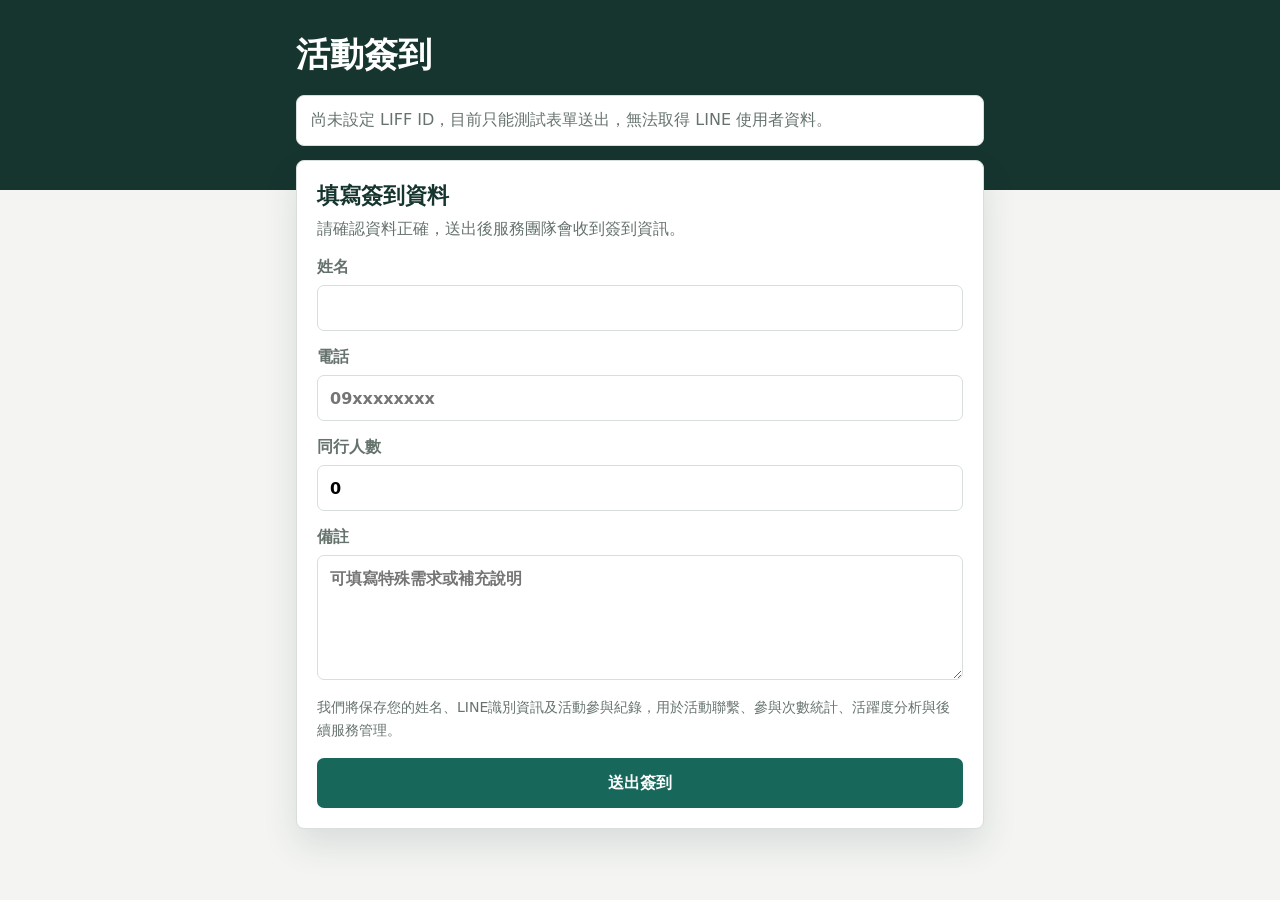
<file: liff/event-registration/index.html>
<!doctype html>
<html lang="zh-Hant">
  <head>
    <meta charset="utf-8" />
    <meta name="viewport" content="width=device-width, initial-scale=1, viewport-fit=cover" />
    <title>活動簽到</title>
    <link rel="stylesheet" href="./styles.css?v=20260429-session-details" />
    <script src="https://static.line-scdn.net/liff/edge/2/sdk.js"></script>
  </head>
  <body>
    <main class="app-shell">
      <header class="topbar">
        <div>
          <h1>活動簽到</h1>
        </div>
        <div class="event-name-pill" id="eventNamePill" hidden>
          <strong id="eventNameText"></strong>
          <small id="eventDateText"></small>
        </div>
      </header>

      <section class="notice" id="notice" hidden></section>

      <form class="panel" id="registrationForm">
        <div class="panel-head">
          <h2 id="eventTitle">填寫簽到資料</h2>
          <p id="eventMeta">請確認資料正確，送出後服務團隊會收到簽到資訊。</p>
        </div>

        <input type="hidden" name="eventId" id="eventId" />
        <input type="hidden" name="lineUserId" id="lineUserId" />
        <input type="hidden" name="lineDisplayName" id="lineDisplayName" />

        <label class="field">
          <span>姓名</span>
          <input name="name" autocomplete="name" required maxlength="40" />
        </label>

        <label class="field">
          <span>電話</span>
          <input name="phone" inputmode="tel" autocomplete="tel" required maxlength="20" placeholder="09xxxxxxxx" />
        </label>

        <label class="field">
          <span>同行人數</span>
          <input name="companions" type="number" min="0" max="20" value="0" />
        </label>

        <label class="field">
          <span>備註</span>
          <textarea name="note" rows="4" maxlength="500" placeholder="可填寫特殊需求或補充說明"></textarea>
        </label>

        <p class="privacy-note">
          我們將保存您的姓名、LINE識別資訊及活動參與紀錄，用於活動聯繫、參與次數統計、活躍度分析與後續服務管理。
        </p>

        <button class="primary-action" type="submit">送出簽到</button>
      </form>
    </main>

    <div class="complete-layer" id="completeLayer" hidden>
      <section class="complete-box">
        <h2>簽到已送出</h2>
        <p id="completeText">服務團隊已收到您的簽到資料。</p>
        <button class="primary-action" id="closeButton" type="button">關閉</button>
      </section>
    </div>

    <script src="./config.js"></script>
    <script src="./app.js?v=20260429-session-details"></script>
  </body>
</html>
</file>
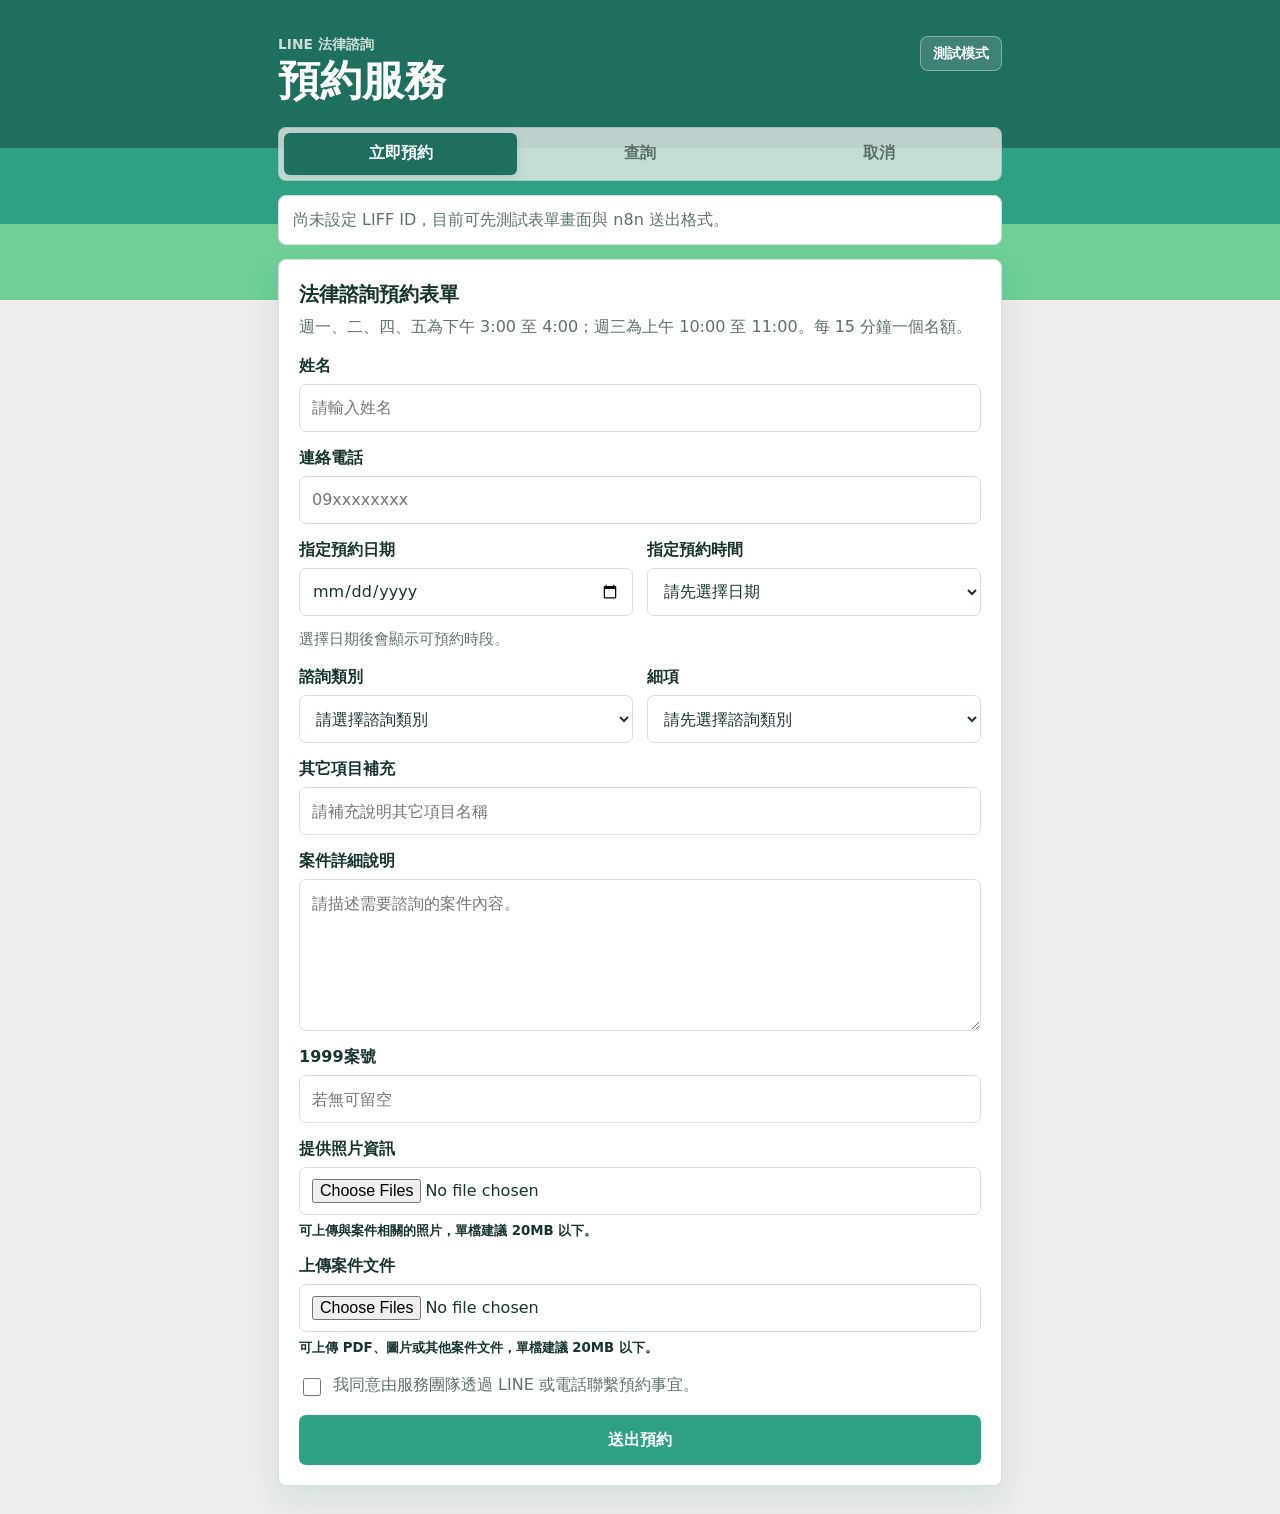
<file: liff/legal-consultation/index.html>
<!doctype html>
<html lang="zh-Hant">
  <head>
    <meta charset="utf-8" />
    <meta name="viewport" content="width=device-width, initial-scale=1, viewport-fit=cover" />
    <title>法律諮詢預約</title>
    <meta name="description" content="法律諮詢預約、查詢與取消" />
    <link rel="stylesheet" href="./styles.css" />
    <script src="https://static.line-scdn.net/liff/edge/2/sdk.js"></script>
  </head>
  <body>
    <main class="app-shell">
      <section class="topbar" aria-label="系統狀態">
        <div>
          <p class="eyebrow">LINE 法律諮詢</p>
          <h1>預約服務</h1>
        </div>
        <span class="status-pill" id="liffStatus">初始化中</span>
      </section>

      <nav class="mode-tabs" aria-label="功能切換">
        <button class="mode-tab is-active" type="button" data-mode="book">立即預約</button>
        <button class="mode-tab" type="button" data-mode="query">查詢</button>
        <button class="mode-tab" type="button" data-mode="cancel">取消</button>
      </nav>

      <section class="notice" id="notice" hidden></section>

      <form class="panel" id="bookingForm" data-form="book">
        <div class="panel-head">
          <h2>法律諮詢預約表單</h2>
          <p>週一、二、四、五為下午 3:00 至 4:00；週三為上午 10:00 至 11:00。每 15 分鐘一個名額。</p>
        </div>

        <label class="field">
          <span>姓名</span>
          <input name="name" autocomplete="name" required maxlength="40" placeholder="請輸入姓名" />
        </label>

        <label class="field">
          <span>連絡電話</span>
          <input name="phone" inputmode="tel" autocomplete="tel" required maxlength="20" placeholder="09xxxxxxxx" />
        </label>

        <div class="grid-2">
          <label class="field">
            <span>指定預約日期</span>
            <input name="appointmentDate" id="appointmentDate" type="date" required />
          </label>

          <label class="field">
            <span>指定預約時間</span>
            <select name="appointmentTime" id="appointmentTime" required>
              <option value="">請先選擇日期</option>
            </select>
          </label>
        </div>

        <p class="availability-summary" id="availabilitySummary">選擇日期後會顯示可預約時段。</p>

        <div class="grid-2">
          <label class="field">
            <span>諮詢類別</span>
            <select name="legalCategory" id="legalCategory" required>
              <option value="">請選擇諮詢類別</option>
              <option>民事</option>
              <option>刑事</option>
              <option>行政訴訟</option>
              <option>家事</option>
              <option>勞資糾紛</option>
              <option>消費糾紛</option>
              <option>強制執行</option>
            </select>
          </label>

          <label class="field">
            <span>細項</span>
            <select name="legalItem" id="legalItem" required>
              <option value="">請先選擇諮詢類別</option>
            </select>
          </label>
        </div>

        <label class="field" id="legalOtherField" hidden>
          <span>其它項目補充</span>
          <input name="legalOtherItem" maxlength="80" placeholder="請補充說明其它項目名稱" />
        </label>

        <label class="field">
          <span>案件詳細說明</span>
          <textarea name="statement" rows="5" required maxlength="1200" placeholder="請描述需要諮詢的案件內容。"></textarea>
        </label>

        <label class="field">
          <span>1999案號</span>
          <input name="case1999" maxlength="80" placeholder="若無可留空" />
        </label>

        <label class="field">
          <span>提供照片資訊</span>
          <input name="photoFiles" type="file" accept="image/*" multiple />
          <small>可上傳與案件相關的照片，單檔建議 20MB 以下。</small>
        </label>

        <label class="field">
          <span>上傳案件文件</span>
          <input name="caseFiles" type="file" multiple />
          <small>可上傳 PDF、圖片或其他案件文件，單檔建議 20MB 以下。</small>
        </label>

        <label class="checkline">
          <input name="consent" type="checkbox" required />
          <span>我同意由服務團隊透過 LINE 或電話聯繫預約事宜。</span>
        </label>

        <button class="primary-action" type="submit">送出預約</button>
      </form>

      <form class="panel" id="queryForm" data-form="query" hidden>
        <div class="panel-head">
          <h2>預約資訊查詢</h2>
          <p>請輸入預約諮詢編號查詢目前預約狀態。</p>
        </div>

        <label class="field">
          <span>預約諮詢編號</span>
          <input name="appointmentId" required maxlength="40" placeholder="例如 1150522001" />
        </label>

        <button class="primary-action" type="submit">查詢預約</button>
      </form>

      <form class="panel" id="cancelForm" data-form="cancel" hidden>
        <div class="panel-head">
          <h2>取消預約</h2>
          <p>取消後系統會通知服務同仁。</p>
        </div>

        <label class="field">
          <span>預約諮詢編號</span>
          <input name="appointmentId" required maxlength="40" placeholder="例如 1150522001" />
        </label>

        <label class="field">
          <span>取消原因</span>
          <textarea name="reason" rows="4" maxlength="300" placeholder="可選填"></textarea>
        </label>

        <button class="danger-action" type="submit">取消預約</button>
      </form>
    </main>

    <div class="complete-layer" id="completeLayer" hidden>
      <section class="complete-box">
        <div class="complete-icon">✓</div>
        <h2 id="completeTitle">已送出</h2>
        <p id="completeText">請回到 LINE 查看後續通知。</p>
        <button class="primary-action" id="closeButton" type="button">關閉頁面</button>
      </section>
    </div>

    <script src="./config.js"></script>
    <script src="./app.js"></script>
  </body>
</html>
</file>
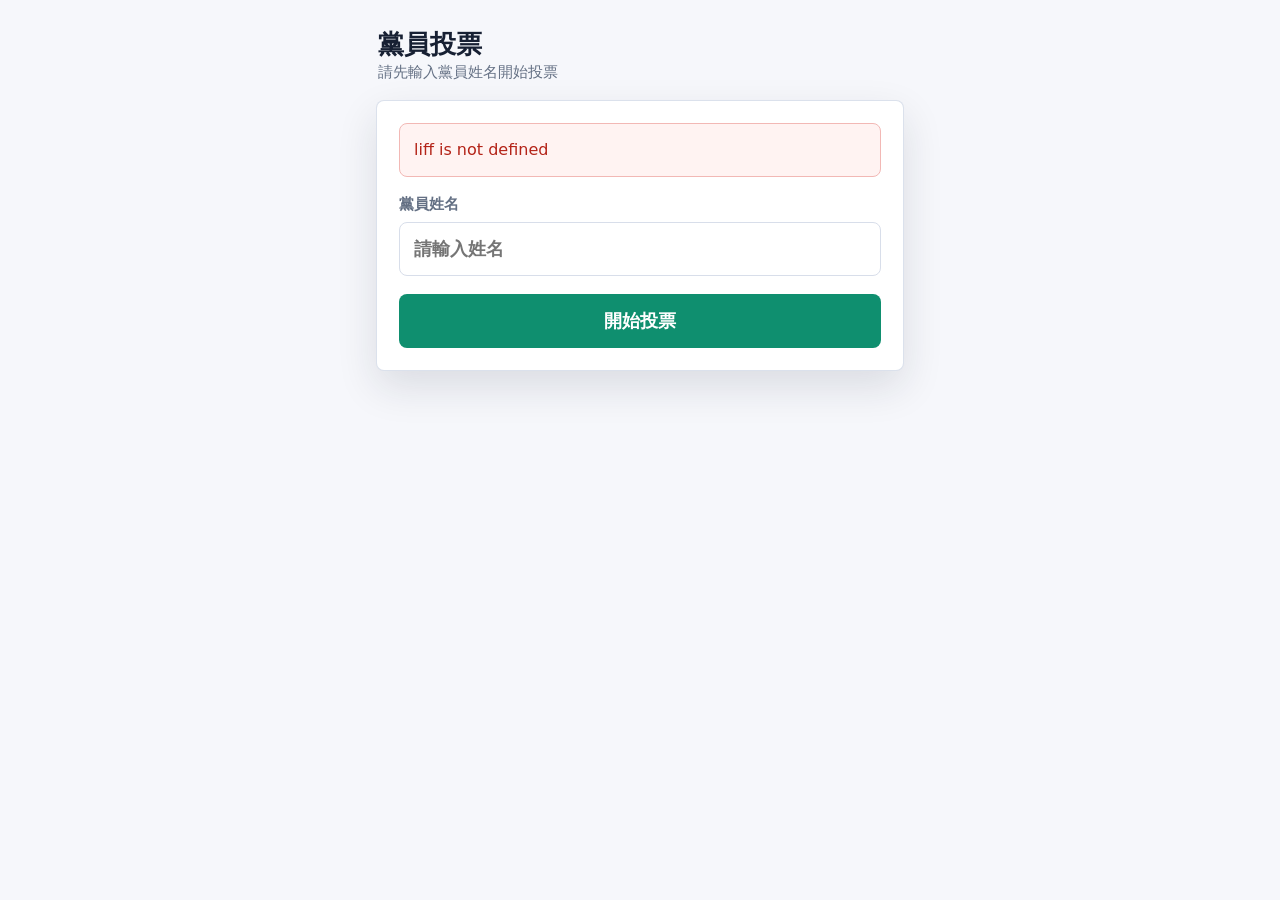
<file: vote_tool/voting-system/index.html>
<!doctype html>
<html lang="zh-Hant">
<head>
  <meta charset="utf-8">
  <meta name="viewport" content="width=device-width, initial-scale=1">
  <title>黨員投票</title>
  <script src="https://static.line-scdn.net/liff/edge/2/sdk.js"></script>
  <style>
    :root {
      color-scheme: light;
      --bg: #f6f7fb;
      --panel: #ffffff;
      --text: #172033;
      --muted: #647084;
      --line: #d8deea;
      --primary: #0f8f6f;
      --primary-dark: #087052;
      --danger: #b42318;
      --warn: #a45c00;
      --shadow: 0 16px 40px rgba(23, 32, 51, 0.12);
    }

    * { box-sizing: border-box; }

    body {
      margin: 0;
      min-height: 100vh;
      font-family: system-ui, -apple-system, BlinkMacSystemFont, "Segoe UI", sans-serif;
      background: var(--bg);
      color: var(--text);
    }

    main {
      width: min(100%, 560px);
      margin: 0 auto;
      padding: 20px 16px 36px;
    }

    .topbar {
      display: flex;
      align-items: center;
      justify-content: space-between;
      gap: 12px;
      padding: 10px 2px 18px;
    }

    .brand {
      display: grid;
      gap: 3px;
    }

    .brand strong {
      font-size: 26px;
      line-height: 1.15;
      letter-spacing: 0;
    }

    .brand span {
      color: var(--muted);
      font-size: 15px;
    }

    .status-pill {
      flex: 0 0 auto;
      border: 1px solid var(--line);
      border-radius: 999px;
      padding: 8px 11px;
      background: #fff;
      color: var(--muted);
      font-size: 13px;
      max-width: 45%;
      overflow: hidden;
      text-overflow: ellipsis;
      white-space: nowrap;
    }

    .panel {
      background: var(--panel);
      border: 1px solid rgba(216, 222, 234, 0.9);
      border-radius: 8px;
      box-shadow: var(--shadow);
      padding: 22px;
    }

    .stack { display: grid; gap: 18px; }

    label {
      display: grid;
      gap: 8px;
      color: var(--muted);
      font-size: 15px;
      font-weight: 700;
    }

    input,
    select,
    button {
      width: 100%;
      min-height: 54px;
      border-radius: 8px;
      font: inherit;
      font-size: 18px;
    }

    input,
    select {
      border: 1px solid var(--line);
      background: #fff;
      color: var(--text);
      padding: 0 14px;
    }

    select:disabled,
    input:disabled,
    button:disabled {
      cursor: not-allowed;
      opacity: 0.58;
    }

    button {
      border: 0;
      background: var(--primary);
      color: #fff;
      font-weight: 800;
      cursor: pointer;
      transition: background 0.16s ease, transform 0.16s ease;
    }

    button:active:not(:disabled) {
      transform: translateY(1px);
    }

    button.secondary {
      background: #e8f5f0;
      color: var(--primary-dark);
      border: 1px solid #b7dfd0;
    }

    .notice {
      display: none;
      border-radius: 8px;
      padding: 14px;
      font-size: 16px;
      line-height: 1.5;
      border: 1px solid var(--line);
      background: #f8fafc;
      color: var(--muted);
    }

    .notice.show { display: block; }
    .notice.error {
      border-color: #f2b8b5;
      background: #fff3f2;
      color: var(--danger);
    }
    .notice.warn {
      border-color: #ffd79b;
      background: #fff8eb;
      color: var(--warn);
    }
    .notice.success {
      border-color: #a8dbc9;
      background: #eefaf6;
      color: var(--primary-dark);
    }

    .voter-card {
      display: none;
      gap: 16px;
      margin-top: 4px;
    }

    .voter-card.show { display: grid; }

    .summary {
      display: grid;
      gap: 5px;
      padding: 14px;
      border-radius: 8px;
      background: #f3f6fb;
      border: 1px solid var(--line);
    }

    .summary b {
      font-size: 20px;
    }

    .summary span {
      color: var(--muted);
      font-size: 14px;
    }

    .selection-warning {
      border: 1px solid #ffd79b;
      border-radius: 8px;
      background: #fff8eb;
      color: #8a4d00;
      padding: 13px 14px;
      font-size: 15px;
      font-weight: 800;
      line-height: 1.5;
    }

    .success-screen {
      display: none;
      min-height: 70vh;
      place-items: center;
      text-align: center;
      padding: 30px 10px;
    }

    .success-screen.show { display: grid; }

    .success-mark {
      width: 84px;
      height: 84px;
      display: grid;
      place-items: center;
      margin: 0 auto 18px;
      border-radius: 999px;
      background: var(--primary);
      color: #fff;
      font-size: 44px;
      font-weight: 900;
    }

    .success-screen h1 {
      margin: 0 0 10px;
      font-size: 32px;
    }

    .success-screen p {
      margin: 0;
      color: var(--muted);
      font-size: 18px;
      line-height: 1.55;
    }

    .success-actions {
      margin-top: 24px;
    }

    .success-actions a {
      display: inline-grid;
      min-height: 54px;
      min-width: 220px;
      place-items: center;
      border-radius: 8px;
      background: var(--primary);
      color: #fff;
      font-size: 18px;
      font-weight: 800;
      text-decoration: none;
    }
  </style>
</head>
<body>
  <main id="app">
    <div class="topbar">
      <div class="brand">
        <strong>黨員投票</strong>
        <span id="pageSubtitle">請先輸入黨員姓名開始投票</span>
      </div>
    </div>

    <section class="panel stack" id="votePanel">
      <div class="notice" id="message"></div>

      <div class="stack" id="lookupSection">
        <label>
          黨員姓名
          <input id="nameInput" autocomplete="name" inputmode="text" placeholder="請輸入姓名">
        </label>

        <button type="button" id="checkBtn">開始投票</button>
      </div>

      <div class="voter-card" id="voterCard">
        <button type="button" class="secondary" id="backBtn">回上一頁</button>

        <div class="summary">
          <b id="voterName">尚未查詢</b>
          <span id="voterHint">確認下方投票對象後送出</span>
        </div>

        <div class="selection-warning">
          請小心確認：主委、全代、市代每一項都只能選擇一人。送出後請勿重複操作。
        </div>

        <label>
          主委
          <select id="chairmanSelect"></select>
        </label>

        <label>
          全代
          <select id="repSelect"></select>
        </label>

        <label>
          市代
          <select id="citySelect"></select>
        </label>

        <button type="button" id="submitBtn">確認投票</button>
      </div>
    </section>

    <section class="success-screen" id="successScreen">
      <div>
        <div class="success-mark">✓</div>
        <h1>投票成功</h1>
        <p>您的投票已送出。<br>請勿重複操作本頁面。</p>
        <div class="success-actions">
          <a href="results.html">查看投票結果</a>
        </div>
      </div>
    </section>
  </main>

  <script>
    const LIFF_ID = "2009640939-S1promhC";
    const API_BASE = "https://drwu.zeabur.app/webhook";
    const USE_MOCK_DATA = false;
    const MOCK_DATA = {
      voters: [
        {
          pageId: "mock-voter-001",
          name: "林佳蓉",
          lineUserId: "Umock8f2a7c1d001",
          voted: false,
          chairman: "許木桂",
          rep: "邱柏瑞",
          city: "賴秀如"
        },
        {
          pageId: "mock-voter-002",
          name: "張宏宇",
          lineUserId: "Umock3b9e5d4a002",
          voted: true,
          chairman: "許木桂",
          rep: "陳怡潔",
          city: "林志鴻"
        },
        {
          pageId: "mock-voter-003",
          name: "測試投票人01",
          lineUserId: "Utest-vote-001",
          voted: false,
          chairman: "許木桂",
          rep: "邱柏瑞",
          city: "賴秀如"
        },
        {
          pageId: "mock-voter-004",
          name: "測試投票人02",
          lineUserId: "Utest-vote-002",
          voted: false,
          chairman: "許木桂",
          rep: "陳怡潔",
          city: "林志鴻"
        },
        {
          pageId: "mock-voter-005",
          name: "測試投票人03",
          lineUserId: "Utest-vote-003",
          voted: false,
          chairman: "許木桂",
          rep: "邱柏瑞",
          city: "黃美惠"
        }
      ],
      results: {
        totalVoters: 5,
        votedCount: 1,
        chairman: [
          { name: "許木桂", votes: 1 }
        ],
        rep: [
          { name: "邱柏瑞", votes: 0 },
          { name: "陳怡潔", votes: 1 }
        ],
        city: [
          { name: "賴秀如", votes: 0 },
          { name: "林志鴻", votes: 1 },
          { name: "黃美惠", votes: 0 },
          { name: "王俊傑", votes: 0 },
          { name: "陳佩君", votes: 0 }
        ]
      }
    };

    const state = {
      lineUserId: "",
      profile: null,
      voter: null,
      candidates: { chairman: [], rep: [], city: [] },
      loading: false
    };

    const $ = (id) => document.getElementById(id);
    const messageEl = $("message");
    const checkBtn = $("checkBtn");
    const submitBtn = $("submitBtn");
    const nameInput = $("nameInput");
    const backBtn = $("backBtn");
    const lookupSection = $("lookupSection");
    const voterCard = $("voterCard");
    const votePanel = $("votePanel");
    const successScreen = $("successScreen");
    const pageSubtitle = $("pageSubtitle");

    function setMessage(text, type = "") {
      messageEl.textContent = text || "";
      messageEl.className = text ? `notice show ${type}` : "notice";
    }

    function setLoading(isLoading, label) {
      state.loading = isLoading;
      checkBtn.disabled = isLoading;
      submitBtn.disabled = isLoading || !state.voter || state.voter.voted;
      if (label) checkBtn.textContent = label;
      if (!isLoading) checkBtn.textContent = "開始投票";
    }

    async function api(path, options = {}) {
      if (USE_MOCK_DATA) return mockApi(path, options);

      const response = await fetch(`${API_BASE}${path}`, {
        ...options,
        headers: {
          "Content-Type": "application/json",
          ...(options.headers || {})
        }
      });
      const text = await response.text();
      const data = text ? JSON.parse(text) : {};
      if (!response.ok || data.ok === false || data.success === false) {
        throw new Error(data.message || data.error || "API 呼叫失敗");
      }
      return data;
    }

    async function mockApi(path, options = {}) {
      await new Promise((resolve) => setTimeout(resolve, 250));
      const body = options.body ? JSON.parse(options.body) : {};

      if (path === "/vote-results") {
        return { success: true, data: MOCK_DATA.results };
      }

      if (path === "/vote-check") {
        const voter = MOCK_DATA.voters.find((item) => item.name === body.name);
        if (!voter) throw new Error("無此投票人");
        return { success: true, voter };
      }

      if (path === "/vote-submit") {
        const voter = MOCK_DATA.voters.find((item) => item.pageId === body.pageId);
        if (!voter) throw new Error("無此投票人");
        if (voter.voted) throw new Error("已完成投票，不能重複送出");
        voter.voted = true;
        voter.chairman = body.chairman;
        voter.rep = body.rep;
        voter.city = body.city;
        MOCK_DATA.results.votedCount += 1;
        ["chairman", "rep", "city"].forEach((key) => {
          const candidate = MOCK_DATA.results[key].find((item) => item.name === body[key]);
          if (candidate) candidate.votes += 1;
        });
        return { success: true };
      }

      throw new Error("Mock API 尚未支援此路徑");
    }

    function asArray(value) {
      return Array.isArray(value) ? value : [];
    }

    function uniqueNames(items) {
      const names = [];
      asArray(items).forEach((item) => {
        const name = normalizeText(typeof item === "string" ? item : item?.name || item?.candidate || item?.title);
        if (name && !names.some((existing) => sameText(existing, name))) names.push(name);
      });
      return names;
    }

    function normalizeText(value) {
      return String(value || "").replace(/\s+/g, "").trim();
    }

    function sameText(a, b) {
      return normalizeText(a) === normalizeText(b);
    }

    function findMatchingName(names, selectedName) {
      if (!selectedName) return "";
      return names.find((name) => sameText(name, selectedName)) || "";
    }

    function normalizeResults(data) {
      if (Array.isArray(data.candidates)) {
        return {
          chairman: data.candidates.filter(c => c.category === "主委").map(c => c.name),
          rep: data.candidates.filter(c => c.category === "全代").map(c => c.name),
          city: data.candidates.filter(c => c.category === "市代").map(c => c.name)
        };
      }
      const source = data.data || data.results || data;
      return {
        chairman: uniqueNames(source.chairman || source.chairmen || source.chairmanCandidates || source.chairmanVotes),
        rep: uniqueNames(source.rep || source.reps || source.representative || source.repCandidates || source.repVotes),
        city: uniqueNames(source.city || source.cityCouncil || source.cityCandidates || source.cityVotes)
      };
    }

    function normalizeVoter(data) {
      const voter = data.voter || data.data || data;
      const inList = voter.inList !== false && data.inList !== false && Boolean(voter.pageId || voter.id || voter.notionPageId);
      return {
        pageId: voter.pageId || voter.id || voter.notionPageId || "",
        name: voter.name || voter.voterName || nameInput.value.trim(),
        voted: normalizeVoted(voter.voted ?? voter.hasVoted ?? voter.isVoted),
        chairman: normalizeText(voter.chairman || voter.defaultChairman || voter.currentChairman || ""),
        rep: normalizeText(voter.rep || voter.defaultRep || voter.currentRep || ""),
        city: normalizeText(voter.city || voter.defaultCity || voter.currentCity || ""),
        inList,
        needsAssistance: voter.needsAssistance || data.needsAssistance || !inList
      };
    }

    function normalizeVoted(value) {
      if (typeof value === "boolean") return value;
      const text = String(value || "").trim().toLowerCase();
      return ["yes", "true", "1", "已投票"].includes(text);
    }

    function fillSelect(selectEl, names, selectedName) {
      selectEl.innerHTML = "";
      const merged = names.map(normalizeText).filter(Boolean);
      const matchedName = findMatchingName(merged, selectedName);
      if (selectedName && !matchedName) merged.unshift(normalizeText(selectedName));

      if (!merged.length) {
        selectEl.disabled = true;
        selectEl.append(new Option("尚未取得候選人清單", ""));
        return;
      }

      selectEl.disabled = false;
      merged.forEach((name) => selectEl.append(new Option(name, name)));
      selectEl.value = matchedName || (selectedName && findMatchingName(merged, selectedName)) || merged[0];
    }

    async function loadCandidates() {
      const data = await api("/vote-results", { method: "GET" });
      state.candidates = normalizeResults(data);
    }

    function showLookup() {
      state.voter = null;
      voterCard.classList.remove("show");
      lookupSection.style.display = "";
      pageSubtitle.textContent = "請先輸入黨員姓名開始投票";
      submitBtn.disabled = true;
      setMessage("");
      nameInput.focus();
    }

    function renderVoter(voter) {
      $("voterName").textContent = voter.name;
      $("voterHint").textContent = voter.voted
        ? "此姓名已完成投票，不能重複送出"
        : voter.needsAssistance
          ? "您好，請找服務人員"
          : "確認下方投票對象後送出";
      fillSelect($("chairmanSelect"), state.candidates.chairman, voter.chairman);
      fillSelect($("repSelect"), state.candidates.rep, voter.rep);
      fillSelect($("citySelect"), state.candidates.city, voter.city);
      $("chairmanSelect").disabled = voter.voted || $("chairmanSelect").disabled;
      $("repSelect").disabled = voter.voted || $("repSelect").disabled;
      $("citySelect").disabled = voter.voted || $("citySelect").disabled;
      submitBtn.disabled = voter.voted;
      submitBtn.textContent = voter.voted ? "已完成投票" : "確認投票";
      lookupSection.style.display = "none";
      voterCard.classList.add("show");
      pageSubtitle.textContent = "請確認投票對象後送出";
      setMessage(
        voter.voted
          ? "此姓名已完成投票，系統已禁止重複操作。"
          : voter.needsAssistance
            ? "您好，請找服務人員"
            : "請確認投票對象後送出。",
        voter.voted || voter.needsAssistance ? "warn" : "success"
      );
    }

    async function initLiff() {
      try {
        if (LIFF_ID === "LIFF_ID_HERE") {
          state.lineUserId = "DEV_PREVIEW_USER";
          return;
        }
        await liff.init({ liffId: LIFF_ID });
        if (!liff.isLoggedIn()) {
          liff.login();
          return;
        }
        const profile = await liff.getProfile();
        state.profile = {
          userId: profile.userId,
          displayName: profile.displayName || ""
        };
        state.lineUserId = profile.userId;
      } catch (error) {
        setMessage(error.message || "LIFF 初始化失敗，請重新開啟頁面。", "error");
      }
    }

    checkBtn.addEventListener("click", async () => {
      const name = nameInput.value.trim();
      if (!name) {
        setMessage("請先輸入姓名。", "error");
        nameInput.focus();
        return;
      }

      try {
        setLoading(true, "查詢中");
        setMessage("");
        await loadCandidates();
        const data = await api("/vote-check", {
          method: "POST",
          body: JSON.stringify({ name, lineUserId: state.lineUserId })
        });
        state.voter = normalizeVoter(data);
        renderVoter(state.voter);
      } catch (error) {
        voterCard.classList.remove("show");
        setMessage(error.message || "查詢失敗，請稍後再試。", "error");
      } finally {
        setLoading(false);
      }
    });

    backBtn.addEventListener("click", showLookup);

    submitBtn.addEventListener("click", async () => {
      if (!state.voter) return;
      if (state.voter.voted) {
        submitBtn.disabled = true;
        submitBtn.textContent = "已完成投票";
        setMessage("此黨員已完成投票，不能重複送出。", "warn");
        return;
      }
      const payload = {
        pageId: state.voter.pageId,
        name: state.voter.name,
        listed: state.voter.inList,
        chairman: $("chairmanSelect").value,
        rep: $("repSelect").value,
        city: $("citySelect").value,
        lineUserId: state.lineUserId,
        lineDisplayName: state.profile?.displayName || ""
      };

      if (state.voter.inList && !payload.pageId) {
        setMessage("投票資料缺少 pageId，請聯絡工作人員。", "error");
        return;
      }

      const confirmed = window.confirm(
        `請再次確認投票內容：\n\n主委：${payload.chairman}\n全代：${payload.rep}\n市代：${payload.city}\n\n每一項都只能選擇一人，確定要送出嗎？`
      );
      if (!confirmed) return;

      try {
        setLoading(true);
        submitBtn.textContent = "送出中";
        await api("/vote-submit", {
          method: "POST",
          body: JSON.stringify(payload)
        });
        votePanel.style.display = "none";
        successScreen.classList.add("show");
      } catch (error) {
        setMessage(error.message || "送出失敗，請稍後再試。", "error");
      } finally {
        setLoading(false);
        submitBtn.textContent = "確認投票";
      }
    });

    initLiff();
  </script>
</body>
</html>
</file>
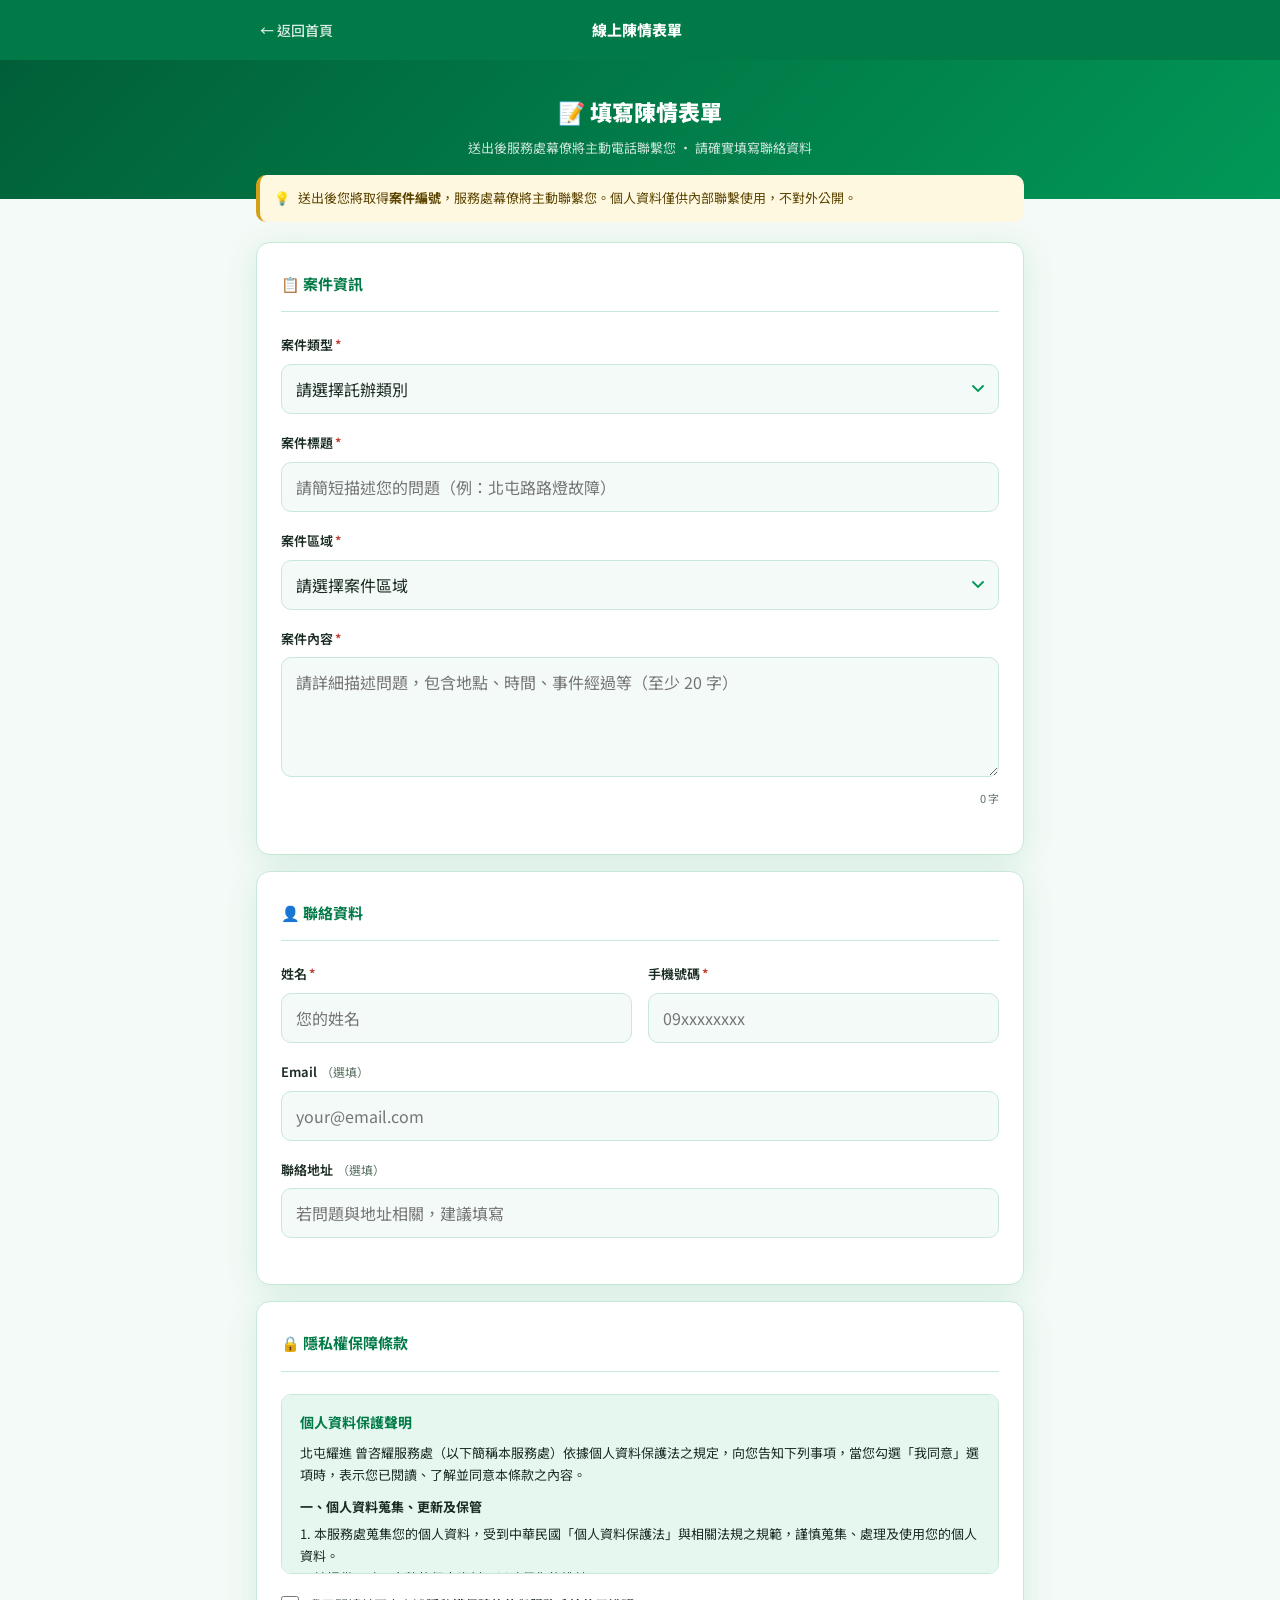
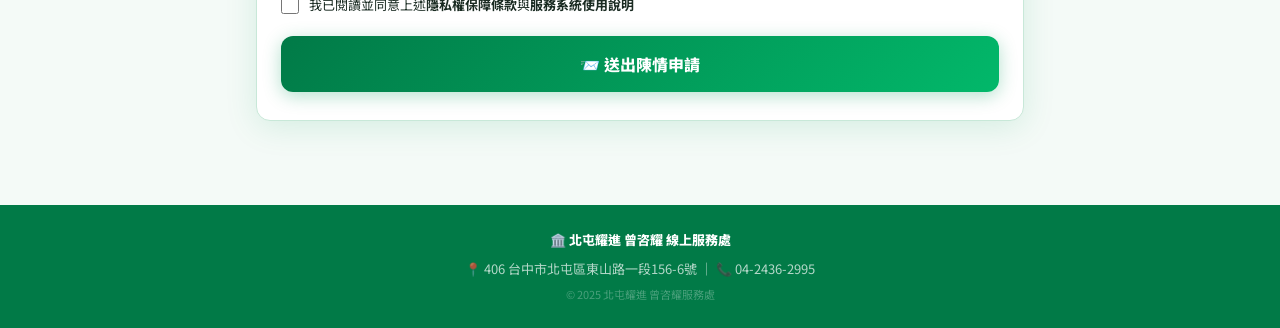
<file: form.html>
<!DOCTYPE html>
<html lang="zh-TW">
<head>
<meta charset="UTF-8">
<meta name="viewport" content="width=device-width, initial-scale=1.0">
<title>填寫陳情表單 — 北屯耀進 曾咨耀服務處</title>
<link rel="preconnect" href="https://fonts.googleapis.com">
<link href="https://fonts.googleapis.com/css2?family=Noto+Sans+TC:wght@300;400;500;700;900&display=swap" rel="stylesheet">
<style>
:root{
  --green:#019858;--green-dark:#017A47;--green-light:#02B86A;
  --green-pale:#E6F7F0;--green-pale2:#F0FBF6;
  --gold:#D4A017;--gold-pale:#FFF8E0;
  --text:#1A2B22;--text-muted:#5A7262;
  --border:#C8E8D8;--bg:#F4FAF7;--white:#FFFFFF;
  --error:#C0392B;--error-pale:#FDECEA;
  --radius:14px;
  --shadow:0 6px 32px rgba(1,152,88,0.13);
  --shadow-sm:0 2px 12px rgba(1,152,88,0.08);
}
*,*::before,*::after{box-sizing:border-box;margin:0;padding:0;}
html{scroll-behavior:smooth;}
body{
  font-family:'Noto Sans TC',sans-serif;
  background:var(--bg);color:var(--text);
  font-size:15px;line-height:1.75;
  padding-bottom:calc(env(safe-area-inset-bottom,0px)+32px);
}

/* NAVBAR */
.navbar{background:var(--green-dark);box-shadow:0 2px 20px rgba(0,80,40,0.3);}
.nav-inner{
  max-width:800px;margin:0 auto;
  display:flex;align-items:center;justify-content:space-between;
  padding:0 20px;height:60px;
}
.nav-back{
  display:flex;align-items:center;gap:8px;
  text-decoration:none;color:rgba(255,255,255,0.85);
  font-size:14px;font-weight:500;
  padding:8px 0;transition:color 0.2s;
}
.nav-back:hover{color:var(--white);}
.nav-title{font-size:15px;font-weight:800;color:var(--white);}

/* HEADER STRIP */
.form-header{
  background:linear-gradient(135deg,#015F38,#019858);
  padding:32px 20px 40px;text-align:center;
}
.form-header h1{font-size:22px;font-weight:900;color:var(--white);margin-bottom:6px;}
.form-header p{font-size:13px;color:rgba(255,255,255,0.80);}

/* MAIN */
.form-main{
  max-width:800px;margin:-24px auto 0;
  padding:0 16px 48px;
  position:relative;z-index:10;
}

/* CARD */
.form-card{
  background:var(--white);
  border-radius:var(--radius);
  box-shadow:var(--shadow);
  border:1px solid var(--border);
  padding:28px 24px;
  margin-bottom:16px;
}
.form-card-title{
  font-size:15px;font-weight:700;color:var(--green-dark);
  display:flex;align-items:center;gap:8px;
  margin-bottom:22px;padding-bottom:14px;
  border-bottom:1px solid var(--border);
}

/* FORM */
.form-row{display:grid;grid-template-columns:1fr 1fr;gap:16px;}
@media(max-width:560px){.form-row{grid-template-columns:1fr;}}
.form-group{margin-bottom:18px;}
.form-label{
  display:block;font-size:13px;font-weight:600;
  color:var(--text);margin-bottom:7px;
}
.form-label .req{color:var(--error);margin-left:2px;}
.form-label .opt{color:var(--text-muted);font-weight:400;font-size:12px;margin-left:4px;}
input[type="text"],input[type="tel"],input[type="email"],textarea,select{
  width:100%;font-size:16px;
  font-family:'Noto Sans TC',sans-serif;
  padding:12px 14px;
  border:1.5px solid var(--border);border-radius:10px;
  background:var(--bg);color:var(--text);
  transition:border 0.2s,box-shadow 0.2s,background 0.2s;
  -webkit-appearance:none;appearance:none;
}
input:focus,textarea:focus,select:focus{
  outline:none;border-color:var(--green);
  box-shadow:0 0 0 3px rgba(1,152,88,0.13);
  background:var(--white);
}
textarea{resize:vertical;min-height:120px;}
select{
  background-image:url("data:image/svg+xml,%3Csvg xmlns='http://www.w3.org/2000/svg' width='12' height='8' viewBox='0 0 12 8'%3E%3Cpath d='M1 1l5 5 5-5' stroke='%23019858' stroke-width='1.8' fill='none' stroke-linecap='round'/%3E%3C/svg%3E");
  background-repeat:no-repeat;background-position:right 14px center;padding-right:40px;
}
.field-error{font-size:12px;color:var(--error);margin-top:5px;display:none;}
.field-error.show{display:block;}
input.invalid,textarea.invalid,select.invalid{
  border-color:var(--error);box-shadow:0 0 0 3px rgba(192,57,43,0.10);
}
.char-count{font-size:11px;color:var(--text-muted);text-align:right;margin-top:4px;}
.char-count.ok{color:var(--green);font-weight:600;}

/* PRIVACY */
.privacy-box{
  background:var(--green-pale);
  border-radius:10px;padding:16px 18px;
  font-size:13px;line-height:1.7;
  color:var(--text);margin-bottom:20px;
  max-height:180px;overflow-y:auto;
  border:1px solid var(--border);
}
.privacy-box h3{font-size:14px;font-weight:700;color:var(--green-dark);margin-bottom:8px;}
.privacy-box h4{font-size:13px;font-weight:700;margin:10px 0 4px;}
.privacy-check{
  display:flex;align-items:flex-start;gap:10px;
  font-size:13px;margin-bottom:20px;
}
.privacy-check input[type="checkbox"]{
  width:18px;height:18px;margin-top:2px;
  accent-color:var(--green);flex-shrink:0;
}
.field-error#err-privacy{display:none;}
.field-error#err-privacy.show{display:block;}

/* BUTTON */
.btn-submit{
  display:flex;align-items:center;justify-content:center;gap:8px;
  width:100%;padding:16px 20px;
  border-radius:12px;font-size:16px;font-weight:800;
  font-family:'Noto Sans TC',sans-serif;
  background:linear-gradient(135deg,var(--green-dark),var(--green-light));
  color:var(--white);border:none;cursor:pointer;
  box-shadow:0 4px 18px rgba(1,152,88,0.3);
  transition:all 0.2s;min-height:52px;
}
.btn-submit:hover:not(:disabled){transform:translateY(-2px);box-shadow:0 8px 26px rgba(1,152,88,0.4);}
.btn-submit:disabled{opacity:0.55;cursor:not-allowed;transform:none;box-shadow:none;}
.spinner{
  width:20px;height:20px;
  border:3px solid rgba(255,255,255,0.35);
  border-top-color:#fff;border-radius:50%;
  animation:spin 0.7s linear infinite;display:none;flex-shrink:0;
}
@keyframes spin{to{transform:rotate(360deg);}}
.is-loading .spinner{display:block;}
.is-loading .btn-label{display:none;}

/* SUCCESS */
.success-box{
  background:linear-gradient(160deg,#E6F7F0,#F0FBF6);
  border:1.5px solid #8FD4B4;border-radius:var(--radius);
  padding:36px 24px;text-align:center;display:none;
}
.success-box.show{display:block;animation:fadeUp 0.45s ease;}
@keyframes fadeUp{from{opacity:0;transform:translateY(12px);}to{opacity:1;transform:translateY(0);}}
.success-emoji{font-size:52px;margin-bottom:12px;}
.success-title{font-size:20px;font-weight:900;color:var(--green-dark);margin-bottom:8px;}
.success-desc{font-size:14px;color:var(--text-muted);line-height:1.8;margin-bottom:24px;}
.case-id-box{
  background:var(--white);border:2px dashed var(--green);
  border-radius:12px;padding:18px;margin-bottom:16px;
}
.case-id-label{font-size:11px;color:var(--text-muted);font-weight:700;margin-bottom:5px;letter-spacing:0.05em;}
.case-id-val{font-size:26px;font-weight:900;color:var(--green);letter-spacing:0.08em;}
.copy-btn{
  display:inline-flex;align-items:center;gap:6px;
  background:var(--green-pale);color:var(--green-dark);
  border:1.5px solid var(--border);border-radius:8px;
  padding:9px 18px;font-size:13px;font-weight:600;
  cursor:pointer;font-family:'Noto Sans TC',sans-serif;
  transition:all 0.2s;min-height:38px;
}
.copy-btn:hover{background:var(--green);color:var(--white);border-color:var(--green);}
.copy-ok{color:var(--green);font-size:12px;font-weight:600;margin-top:8px;display:none;}
.copy-ok.show{display:block;}
.btn-back-link{
  display:inline-flex;align-items:center;gap:6px;
  margin-top:20px;color:var(--green);text-decoration:none;
  font-size:14px;font-weight:600;
}

/* NOTICE */
.notice{
  background:var(--gold-pale);border-left:4px solid var(--gold);
  border-radius:10px;padding:12px 14px;
  font-size:13px;color:#5C4500;margin-bottom:20px;
  display:flex;align-items:flex-start;gap:8px;
}
</style>
</head>
<body>

<nav class="navbar">
  <div class="nav-inner">
    <a class="nav-back" href="index.html">← 返回首頁</a>
    <div class="nav-title">線上陳情表單</div>
    <div style="width:80px;"></div>
  </div>
</nav>

<div class="form-header">
  <h1>📝 填寫陳情表單</h1>
  <p>送出後服務處幕僚將主動電話聯繫您 · 請確實填寫聯絡資料</p>
</div>

<div class="form-main">

  <!-- SUCCESS BOX -->
  <div class="success-box" id="successBox">
    <div class="success-emoji">✅</div>
    <div class="success-title">陳情已成功送出！</div>
    <div class="success-desc">
      服務處幕僚收到後將<strong>主動電話聯繫</strong>您。<br>
      請截圖保存以下案件編號，日後可至首頁查詢辦理進度。
    </div>
    <div class="case-id-box">
      <div class="case-id-label">您的案件編號</div>
      <div class="case-id-val" id="resultCaseId">—</div>
    </div>
    <button class="copy-btn" onclick="copyCaseId()">📋 複製案件編號</button>
    <div class="copy-ok" id="copyOk">✓ 已複製到剪貼簿</div>
    <br>
    <a class="btn-back-link" href="index.html">← 返回首頁查詢進度</a>
  </div>

  <!-- FORM -->
  <div id="formWrap">
    <div class="notice">
      <span>💡</span>
      <div>送出後您將取得<strong>案件編號</strong>，服務處幕僚將主動聯繫您。個人資料僅供內部聯繫使用，不對外公開。</div>
    </div>

    <!-- 案件資訊 -->
    <div class="form-card">
      <div class="form-card-title">📋 案件資訊</div>

      <div class="form-group">
        <label class="form-label" for="caseType">案件類型<span class="req">*</span></label>
        <select id="caseType">
          <option value="">請選擇案件類型</option>
          <option value="交通運輸">交通運輸（道路、停車、號誌）</option>
          <option value="公共設施">公共設施（公園、路燈、排水）</option>
          <option value="衛福勞動">衛福勞動（補助、長照、勞資）</option>
          <option value="文教科技">文教科技（學校、文化、科技）</option>
          <option value="環境建管">環境建管（噪音、空污、建照）</option>
          <option value="警消政風">警消政風（治安、消防、政風）</option>
          <option value="市政議題">市政議題（市府政策、法規）</option>
          <option value="其他服務">其他服務</option>
        </select>
        <div class="field-error" id="err-caseType">請選擇案件類型</div>
      </div>

      <div class="form-group">
        <label class="form-label" for="caseTitle">案件標題<span class="req">*</span></label>
        <input type="text" id="caseTitle" placeholder="請簡短描述您的問題（例：北屯路路燈故障）" maxlength="50">
        <div class="field-error" id="err-caseTitle">請填寫案件標題</div>
      </div>

      <div class="form-group">
        <label class="form-label" for="caseArea">案件區域<span class="req">*</span></label>
        <select id="caseArea">
          <option value="">請選擇區域</option>
          <option>中區</option>
          <option>東區</option>
          <option>西區</option>
          <option>南區</option>
          <option>北區</option>
          <option>西屯區</option>
          <option>南屯區</option>
          <option>北屯區</option>
          <option>豐原區</option>
          <option>東勢區</option>
          <option>大甲區</option>
          <option>清水區</option>
          <option>沙鹿區</option>
          <option>梧棲區</option>
          <option>后里區</option>
          <option>神岡區</option>
          <option>潭子區</option>
          <option>大雅區</option>
          <option>新社區</option>
          <option>石岡區</option>
          <option>外埔區</option>
          <option>大安區</option>
          <option>烏日區</option>
          <option>大肚區</option>
          <option>龍井區</option>
          <option>霧峰區</option>
          <option>太平區</option>
          <option>大里區</option>
          <option>和平區</option>
        </select>
        <div class="field-error" id="err-caseArea">請選擇案件區域</div>
      </div>

      <div class="form-group">
        <label class="form-label" for="caseContent">案件內容<span class="req">*</span></label>
        <textarea id="caseContent" placeholder="請詳細描述問題，包含地點、時間、事件經過等（至少 20 字）" oninput="updateCount()"></textarea>
        <div class="char-count" id="charCount">0 字</div>
        <div class="field-error" id="err-caseContent">請填寫案件內容（至少 20 字）</div>
      </div>
    </div>

    <!-- 個人資料 -->
    <div class="form-card">
      <div class="form-card-title">👤 聯絡資料</div>

      <div class="form-row">
        <div class="form-group">
          <label class="form-label" for="name">姓名<span class="req">*</span></label>
          <input type="text" id="name" placeholder="您的姓名">
          <div class="field-error" id="err-name">請填寫姓名</div>
        </div>
        <div class="form-group">
          <label class="form-label" for="phone">手機號碼<span class="req">*</span></label>
          <input type="tel" id="phone" placeholder="09xxxxxxxx" maxlength="10">
          <div class="field-error" id="err-phone">請填寫有效手機號碼（09開頭10碼）</div>
        </div>
      </div>

      <div class="form-group">
        <label class="form-label" for="email">Email<span class="opt">（選填）</span></label>
        <input type="email" id="email" placeholder="your@email.com">
        <div class="field-error" id="err-email">請填寫有效的 Email 格式</div>
      </div>

      <div class="form-group">
        <label class="form-label" for="address">聯絡地址<span class="opt">（選填）</span></label>
        <input type="text" id="address" placeholder="若問題與地址相關，建議填寫">
      </div>
    </div>

    <!-- 隱私權 -->
    <div class="form-card">
      <div class="form-card-title">🔒 隱私權保障條款</div>
      <div class="privacy-box">
        <h3>個人資料保護聲明</h3>
        <p>北屯耀進 曾咨耀服務處（以下簡稱本服務處）依據個人資料保護法之規定，向您告知下列事項，當您勾選「我同意」選項時，表示您已閱讀、了解並同意本條款之內容。</p>
        <h4>一、個人資料蒐集、更新及保管</h4>
        <p>1. 本服務處蒐集您的個人資料，受到中華民國「個人資料保護法」與相關法規之規範，謹慎蒐集、處理及使用您的個人資料。<br>
        2. 請提供正確、完整的個人資料，以確保您的權益。</p>
        <h4>二、蒐集個人資料應告知事項</h4>
        <p>1. 本服務處蒐集您的個人資料將用於進行選民服務、轉交選民服務相關機關、團體以及追蹤、告知後續處理結果。<br>
        2. 蒐集個人資料項目：姓名、聯絡電話、電子郵件、聯絡地址。<br>
        3. 個人資料利用之期間：本服務處及選民服務相關機關、團體因執行業務所必須之保存期間。<br>
        4. 個人資料利用之對象：本服務處及選民服務相關機關、團體。<br>
        5. 個人資料利用之方式：個人資料之記錄、編輯、傳送、複製、更正、搜尋、刪除。</p>
        <h4>三、依據個人資料保護法第三條規定，您對個人資料得行使下列權利：</h4>
        <p>1. 得向本服務處請求補充或更正。<br>
        2. 得向本服務處請求停止蒐集、處理或利用及刪除。<br>
        3. 得向本服務處請求查詢或閱覽。</p>
      </div>
      <div class="privacy-check">
        <input type="checkbox" id="privacyCheck">
        <label for="privacyCheck">我已閱讀並同意上述<strong>隱私權保障條款</strong>與<strong>服務系統使用說明</strong></label>
      </div>
      <div class="field-error" id="err-privacy">請勾選同意隱私權條款才能送出</div>

      <button class="btn-submit" id="submitBtn" onclick="submitForm()">
        <div class="spinner"></div>
        <span class="btn-label">📨 送出陳情申請</span>
      </button>
    </div>
  </div>

</div>

<!-- FOOTER -->
<footer style="background:var(--green-dark);color:rgba(255,255,255,0.7);text-align:center;padding:24px 20px;font-size:13px;margin-top:20px;">
  <div style="font-weight:800;color:#fff;margin-bottom:6px;">🏛️ 北屯耀進 曾咨耀 線上服務處</div>
  <div>📍 406 台中市北屯區東山路一段156-6號 ｜ 📞 04-2436-2995</div>
  <div style="margin-top:4px;opacity:0.4;font-size:11px;">© 2025 北屯耀進 曾咨耀服務處</div>
</footer>

<script>
const WEBHOOK_SUBMIT = 'https://drwu.zeabur.app/webhook/petition/submit';

function updateCount() {
  const len = document.getElementById('caseContent').value.length;
  const el  = document.getElementById('charCount');
  el.textContent = len + ' 字';
  el.className = 'char-count' + (len >= 20 ? ' ok' : '');
}

function clearErrors() {
  document.querySelectorAll('.field-error').forEach(e => e.classList.remove('show'));
  document.querySelectorAll('.invalid').forEach(e => e.classList.remove('invalid'));
}
function showErr(id, fieldId) {
  document.getElementById(id).classList.add('show');
  if (fieldId) document.getElementById(fieldId)?.classList.add('invalid');
}

function validateForm() {
  clearErrors(); let ok = true;
  if (!document.getElementById('caseType').value)                    { showErr('err-caseType','caseType'); ok=false; }
  if (!document.getElementById('caseTitle').value.trim())            { showErr('err-caseTitle','caseTitle'); ok=false; }
  if (!document.getElementById('caseArea').value)                    { showErr('err-caseArea','caseArea'); ok=false; }
  if (document.getElementById('caseContent').value.trim().length<20) { showErr('err-caseContent','caseContent'); ok=false; }
  if (!document.getElementById('name').value.trim())                 { showErr('err-name','name'); ok=false; }
  if (!/^09\d{8}$/.test(document.getElementById('phone').value.trim())) { showErr('err-phone','phone'); ok=false; }
  const email = document.getElementById('email').value.trim();
  if (email && !/^[^\s@]+@[^\s@]+\.[^\s@]+$/.test(email))           { showErr('err-email','email'); ok=false; }
  if (!document.getElementById('privacyCheck').checked)              { showErr('err-privacy',null); ok=false; }
  return ok;
}

async function submitForm() {
  if (!validateForm()) { window.scrollTo({top:0,behavior:'smooth'}); return; }
  const btn = document.getElementById('submitBtn');
  btn.classList.add('is-loading'); btn.disabled = true;
  const payload = {
    caseType:    document.getElementById('caseType').value,
    caseTitle:   document.getElementById('caseTitle').value.trim(),
    caseArea:    document.getElementById('caseArea').value,
    caseContent: document.getElementById('caseContent').value.trim(),
    name:        document.getElementById('name').value.trim(),
    phone:       document.getElementById('phone').value.trim(),
    email:       document.getElementById('email').value.trim(),
    address:     document.getElementById('address').value.trim(),
  };
  try {
    const res  = await fetch(WEBHOOK_SUBMIT, {
      method:'POST',
      headers:{'Content-Type':'application/json'},
      body:JSON.stringify(payload)
    });
    if (!res.ok) throw new Error('server error');
    const data = await res.json();
    if (!data.success) throw new Error('failed');
    document.getElementById('resultCaseId').textContent = data.caseId;
    document.getElementById('formWrap').style.display   = 'none';
    document.getElementById('successBox').classList.add('show');
    window.scrollTo({top:0,behavior:'smooth'});
  } catch(e) {
    alert('送出失敗，請稍後再試或直接撥打服務處電話：04-2436-2995');
  } finally {
    btn.classList.remove('is-loading'); btn.disabled = false;
  }
}

function copyCaseId() {
  const id = document.getElementById('resultCaseId').textContent;
  navigator.clipboard.writeText(id).then(() => {
    const el = document.getElementById('copyOk');
    el.classList.add('show');
    setTimeout(() => el.classList.remove('show'), 2500);
  });
}

function setupCaseOptions() {
  const caseTypes = ['醫療院所','市府單位','法律諮詢','一般請託','學籍安排','法律服務','府外單位','車禍','人事案','違章建築'];
  const caseAreas = ['中區','東區','西區','南區','北區','西屯區','南屯區','北屯區','豐原區','大里區','太平區','清水區','沙鹿區','大甲區','東勢區','梧棲區','烏日區','神岡區','大肚區','大雅區','后里區','霧峰區','潭子區','龍井區','外埔區','和平區','石岡區','大安區','新社區'];
  const typeSelect = document.getElementById('caseType');
  const areaSelect = document.getElementById('caseArea');
  if (typeSelect) {
    typeSelect.innerHTML = '<option value="">請選擇託辦類別</option>' + caseTypes.map((value) => `<option value="${value}">${value}</option>`).join('');
  }
  if (areaSelect) {
    areaSelect.innerHTML = '<option value="">請選擇案件區域</option>' + caseAreas.map((value) => `<option value="${value}">${value}</option>`).join('');
  }
}

setupCaseOptions();
</script>
</body>
</html>
</file>
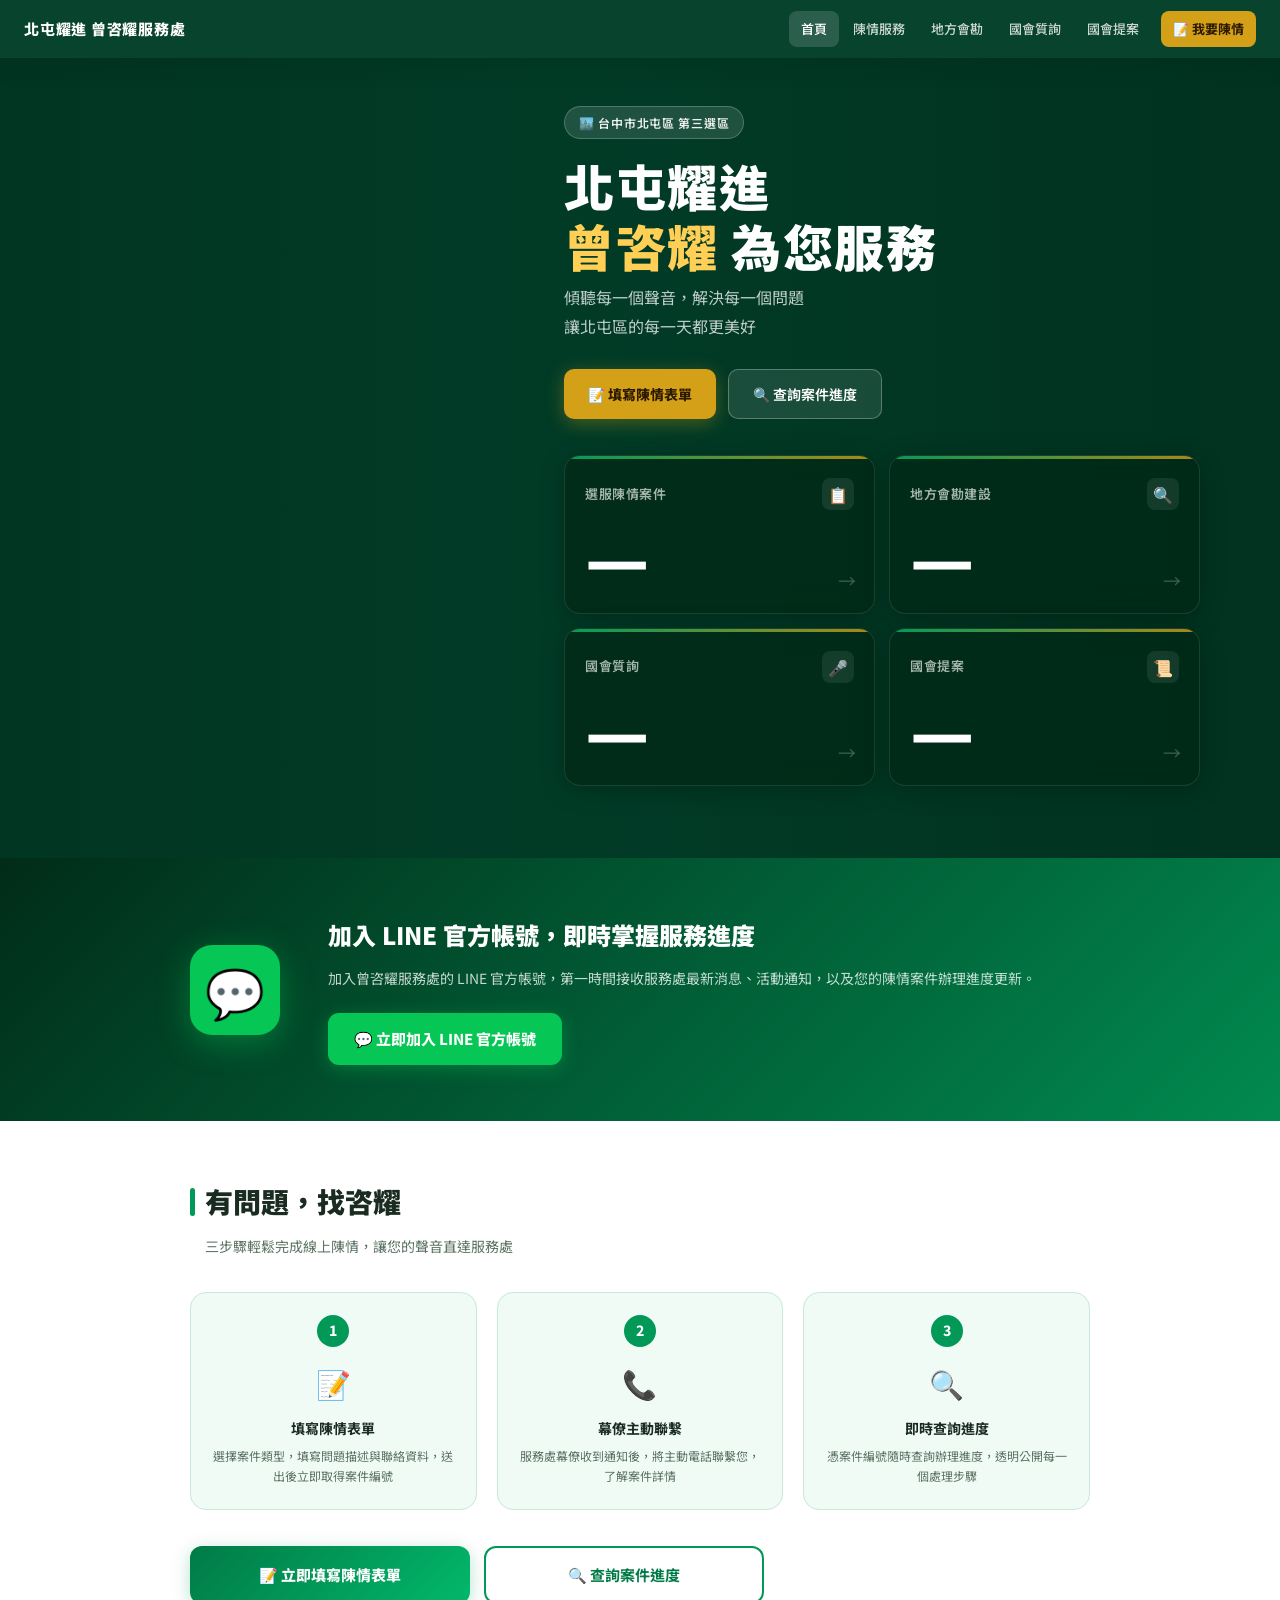
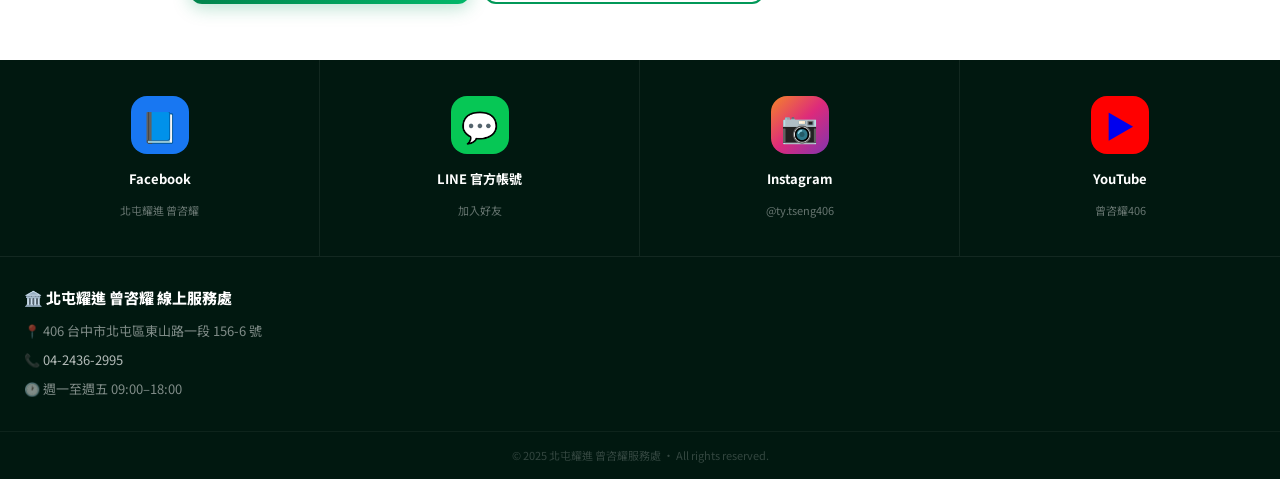
<file: index(github).html>
<!DOCTYPE html>
<html lang="zh-TW">
<head>
<meta charset="UTF-8">
<meta name="viewport" content="width=device-width, initial-scale=1.0">
<title>北屯耀進 曾咨耀服務處</title>
<link rel="preconnect" href="https://fonts.googleapis.com">
<link href="https://fonts.googleapis.com/css2?family=Noto+Sans+TC:wght@300;400;500;700;900&display=swap" rel="stylesheet">
<style>
:root{
  --green:#019858;--green-dark:#017A47;--green-deep:#013D28;
  --green-light:#02B86A;--green-pale:#E6F7F0;--green-pale2:#F0FBF6;
  --gold:#D4A017;--gold-light:#FFD055;
  --text:#1A2B22;--text-muted:#5A7262;
  --border:#C8E8D8;--bg:#F4FAF7;--white:#FFFFFF;
  --line-green:#06C755;
  --radius:16px;
  --shadow:0 8px 40px rgba(1,61,40,0.18);
  --shadow-sm:0 2px 12px rgba(1,152,88,0.08);
}
*,*::before,*::after{box-sizing:border-box;margin:0;padding:0;}
html{scroll-behavior:smooth;}
body{
  font-family:'Noto Sans TC',sans-serif;
  background:var(--bg);color:var(--text);
  font-size:15px;line-height:1.75;
  overflow-x:hidden;
  padding-bottom:calc(env(safe-area-inset-bottom,0px)+20px);
}

/* ══ NAVBAR ══ */
.navbar{
  background:rgba(1,61,40,0.97);
  backdrop-filter:blur(10px);
  position:sticky;top:0;z-index:300;
  box-shadow:0 2px 24px rgba(0,40,20,0.4);
}
.nav-inner{
  max-width:1280px;margin:0 auto;
  display:flex;align-items:center;justify-content:space-between;
  padding:0 24px;height:58px;
}
.nav-brand{
  text-decoration:none;color:var(--white);
  font-size:15px;font-weight:800;letter-spacing:0.05em;white-space:nowrap;
}
.nav-links{display:flex;align-items:center;gap:2px;}
.nav-link{
  color:rgba(255,255,255,0.80);text-decoration:none;
  font-size:13px;font-weight:500;
  padding:7px 12px;border-radius:8px;
  transition:all 0.2s;white-space:nowrap;
}
.nav-link:hover,.nav-link.active{background:rgba(255,255,255,0.14);color:var(--white);}
.nav-cta{
  background:var(--gold);color:#2C1A00!important;
  font-weight:700!important;margin-left:8px;
}
.nav-cta:hover{background:var(--gold-light)!important;}
.hamburger{
  display:none;flex-direction:column;gap:5px;
  background:none;border:none;cursor:pointer;padding:6px;
}
.hamburger span{display:block;width:22px;height:2px;background:var(--white);border-radius:2px;transition:all 0.3s;}
.mobile-nav{display:none;background:var(--green-deep);padding:8px 16px 20px;}
.mobile-nav.open{display:block;}
.mobile-nav .nav-link{display:block;padding:13px 16px;border-radius:8px;margin-bottom:3px;font-size:15px;}
.mobile-nav .nav-cta{display:block;text-align:center;margin-top:8px;padding:14px;border-radius:10px;font-size:15px;}

/* ══ HERO-STATS ONE UNIT ══ */
.hero-unit{
  background:
    url('https://sayit-studio.github.io/tseng-service/hero_desktop.png')
    center center / cover no-repeat;
  background-color:var(--green-deep);
  position:relative;overflow:hidden;
  min-height:760px;
  display:flex;flex-direction:column;
}
.hero-unit::before{
  content:'';position:absolute;inset:0;pointer-events:none;z-index:1;
  background:linear-gradient(
    to right,
    rgba(1,25,12,0.20) 0%,
    rgba(1,25,12,0.05) 45%,
    rgba(1,25,12,0.30) 100%
  );
}
.hero-unit::after{content:none;}

/* 主內容：左人物 右文字+卡片 */
.hero-body{
  position:relative;z-index:2;
  max-width:1280px;margin:0 auto;width:100%;
  display:flex;align-items:flex-end;
  padding:0 40px;
  flex:1;
}

/* 左側留空（人物已在背景圖中） */
.hero-left{
  flex-shrink:0;
  width:42%;
  min-width:300px;
}
@keyframes heroIn{
  from{opacity:0;transform:translateY(30px);}
  to{opacity:1;transform:translateY(0);}
}

/* 右側：標語 + 數字卡片 */
.hero-right{
  flex:1;
  padding:48px 40px 36px 20px;
  display:flex;flex-direction:column;
  justify-content:flex-start;
  align-items:flex-start;
  min-height:640px;
}
.hero-tag{
  display:inline-flex;align-items:center;gap:6px;
  background:rgba(255,255,255,0.12);
  border:1px solid rgba(255,255,255,0.22);
  color:rgba(255,255,255,0.92);
  font-size:12px;font-weight:600;
  padding:5px 14px;border-radius:20px;
  margin-bottom:16px;letter-spacing:0.06em;
}
.hero-name{
  font-size:clamp(28px,4vw,50px);
  font-weight:900;color:var(--white);
  line-height:1.2;letter-spacing:0.03em;
  margin-bottom:8px;
}
.hero-name .gold{color:var(--gold-light);}
.hero-sub{
  font-size:clamp(13px,1.5vw,16px);
  color:rgba(255,255,255,0.75);
  margin-bottom:28px;line-height:1.8;
}
.hero-btns{
  display:flex;gap:12px;flex-wrap:wrap;
  margin-bottom:36px;
}
.btn-gold{
  display:inline-flex;align-items:center;gap:8px;
  background:var(--gold);color:#2C1A00;
  font-size:14px;font-weight:800;
  padding:12px 24px;border-radius:10px;
  text-decoration:none;
  box-shadow:0 4px 18px rgba(212,160,23,0.35);
  transition:all 0.2s;min-height:44px;white-space:nowrap;
}
.btn-gold:hover{background:var(--gold-light);transform:translateY(-2px);}
.btn-ghost{
  display:inline-flex;align-items:center;gap:8px;
  background:rgba(255,255,255,0.10);color:var(--white);
  font-size:14px;font-weight:600;
  padding:12px 24px;border-radius:10px;
  text-decoration:none;
  border:1.5px solid rgba(255,255,255,0.28);
  transition:all 0.2s;min-height:44px;white-space:nowrap;
}
.btn-ghost:hover{background:rgba(255,255,255,0.18);}

/* 數字卡片群 */
.stats-grid{
  display:grid;
  grid-template-columns:repeat(2,1fr);
  gap:14px;
  width:100%;
  padding-bottom:36px;
}
.stat-card{
  background:rgba(1,40,22,0.75);
  backdrop-filter:blur(12px);
  border:1px solid rgba(255,255,255,0.10);
  border-radius:var(--radius);
  padding:22px 20px;
  text-decoration:none;
  transition:all 0.2s;
  display:block;
  position:relative;
  overflow:hidden;
  box-shadow:0 4px 24px rgba(0,0,0,0.25);
}
.stat-card::before{
  content:'';position:absolute;
  top:0;left:0;right:0;height:3px;
  background:linear-gradient(90deg,var(--green-light),var(--gold));
  opacity:0.8;
}
.stat-card:hover{
  background:rgba(1,60,32,0.85);
  transform:translateY(-3px);
  box-shadow:0 10px 36px rgba(0,0,0,0.35);
}
.stat-card-top{
  display:flex;align-items:center;justify-content:space-between;
  margin-bottom:10px;
}
.stat-card-label{
  font-size:13px;font-weight:600;
  color:rgba(255,255,255,0.65);
  letter-spacing:0.04em;
}
.stat-card-icon{
  width:32px;height:32px;
  background:rgba(255,255,255,0.08);
  border-radius:8px;
  display:flex;align-items:center;justify-content:center;
  font-size:16px;
}
.stat-card-num{
  font-size:clamp(52px,5.5vw,72px);
  font-weight:900;color:var(--white);
  line-height:1;
  font-variant-numeric:tabular-nums;
  letter-spacing:-0.01em;
}
.stat-card-arrow{
  position:absolute;bottom:16px;right:18px;
  font-size:18px;color:rgba(255,255,255,0.25);
  transition:all 0.2s;
}
.stat-card:hover .stat-card-arrow{
  color:var(--gold-light);
  transform:translateX(4px);
}

/* ══ SECTIONS ══ */
.page-section{display:none;}
.page-section.active{display:block;}
.section-wrap{max-width:1100px;margin:0 auto;padding:52px 20px 64px;}
.section-head{
  display:flex;align-items:center;justify-content:space-between;
  margin-bottom:28px;flex-wrap:wrap;gap:12px;
}
.section-title{
  font-size:22px;font-weight:900;color:var(--text);
  display:flex;align-items:center;gap:10px;
}
.section-title::before{
  content:'';width:4px;height:26px;
  background:var(--green);border-radius:2px;display:inline-block;
}

/* ══ LINE OA ══ */
.line-section{
  background:linear-gradient(135deg,#012C18 0%,#018A50 100%);
  padding:56px 20px;
}
.line-inner{
  max-width:900px;margin:0 auto;
  display:flex;align-items:center;gap:48px;
}
.line-icon-wrap{
  flex-shrink:0;width:90px;height:90px;
  background:var(--line-green);border-radius:22px;
  display:flex;align-items:center;justify-content:center;
  font-size:48px;
  box-shadow:0 8px 32px rgba(6,199,85,0.4);
}
.line-content{flex:1;}
.line-title{font-size:clamp(17px,2.5vw,24px);font-weight:900;color:var(--white);margin-bottom:10px;}
.line-desc{font-size:14px;color:rgba(255,255,255,0.78);margin-bottom:22px;line-height:1.8;}
.btn-line{
  display:inline-flex;align-items:center;gap:10px;
  background:var(--line-green);color:var(--white);
  font-size:15px;font-weight:800;
  padding:13px 26px;border-radius:11px;text-decoration:none;
  box-shadow:0 4px 18px rgba(6,199,85,0.35);
  transition:all 0.2s;min-height:48px;
}
.btn-line:hover{background:#05B04C;transform:translateY(-2px);}

/* ══ PETITION ══ */
.petition-section{background:var(--white);padding:56px 20px;}
.petition-inner{max-width:900px;margin:0 auto;}
.petition-title{
  font-size:clamp(20px,3vw,28px);font-weight:900;color:var(--text);
  margin-bottom:8px;display:flex;align-items:center;gap:10px;
}
.petition-title::before{content:'';width:5px;height:28px;background:var(--green);border-radius:3px;}
.petition-sub{font-size:14px;color:var(--text-muted);margin-bottom:32px;line-height:1.8;padding-left:15px;}
.petition-steps{display:grid;grid-template-columns:repeat(3,1fr);gap:20px;margin-bottom:36px;}
.step-card{
  background:var(--green-pale2);border:1px solid var(--border);
  border-radius:var(--radius);padding:22px 18px;text-align:center;
}
.step-num{
  width:32px;height:32px;background:var(--green);color:var(--white);
  border-radius:50%;display:flex;align-items:center;justify-content:center;
  font-size:14px;font-weight:800;margin:0 auto 12px;
}
.step-icon{font-size:28px;margin-bottom:8px;display:block;}
.step-title{font-size:14px;font-weight:700;color:var(--text);margin-bottom:6px;}
.step-desc{font-size:12px;color:var(--text-muted);line-height:1.7;}
.petition-btns{display:flex;gap:14px;flex-wrap:wrap;}
.btn-primary{
  display:inline-flex;align-items:center;gap:8px;
  background:linear-gradient(135deg,var(--green-dark),var(--green-light));
  color:var(--white);font-size:15px;font-weight:800;
  padding:14px 28px;border-radius:12px;text-decoration:none;
  box-shadow:0 4px 18px rgba(1,152,88,0.28);
  transition:all 0.2s;min-height:50px;flex:1;
  justify-content:center;max-width:280px;
}
.btn-primary:hover{transform:translateY(-2px);box-shadow:0 8px 26px rgba(1,152,88,0.40);}
.btn-outline{
  display:inline-flex;align-items:center;gap:8px;
  background:var(--white);color:var(--green-dark);
  font-size:15px;font-weight:700;
  padding:14px 28px;border-radius:12px;text-decoration:none;
  border:2px solid var(--green);
  transition:all 0.2s;min-height:50px;flex:1;
  justify-content:center;max-width:280px;
}
.btn-outline:hover{background:var(--green-pale);}

/* ══ SERVICE PAGE ══ */
.submit-petition-btn{
  display:inline-flex;align-items:center;gap:8px;
  background:linear-gradient(135deg,var(--green-dark),var(--green-light));
  color:var(--white);font-size:15px;font-weight:800;
  padding:13px 26px;border-radius:11px;text-decoration:none;
  box-shadow:0 4px 16px rgba(1,152,88,0.28);
  transition:all 0.2s;min-height:46px;white-space:nowrap;
  font-family:'Noto Sans TC',sans-serif;border:none;cursor:pointer;
}
.submit-petition-btn:hover{transform:translateY(-2px);}
.service-intro{
  background:var(--green-pale);border-left:4px solid var(--green);
  border-radius:10px;padding:14px 18px;font-size:14px;
  color:var(--green-dark);margin-bottom:22px;line-height:1.8;
}
.cat-tabs{display:flex;flex-wrap:wrap;gap:8px;margin-bottom:16px;}
.cat-tab{
  padding:7px 14px;border-radius:20px;font-size:13px;font-weight:500;
  border:1.5px solid var(--border);background:var(--white);color:var(--text-muted);
  cursor:pointer;transition:all 0.18s;font-family:'Noto Sans TC',sans-serif;white-space:nowrap;
}
.cat-tab:hover{border-color:var(--green);color:var(--green);}
.cat-tab.active{background:var(--green);border-color:var(--green);color:var(--white);font-weight:700;}
.filter-bar{display:flex;align-items:center;gap:12px;margin-bottom:20px;flex-wrap:wrap;}
.filter-label{font-size:13px;color:var(--text-muted);font-weight:500;white-space:nowrap;}
.filter-select{
  font-size:14px;font-family:'Noto Sans TC',sans-serif;
  padding:8px 36px 8px 14px;border:1.5px solid var(--border);
  border-radius:8px;background:var(--white);color:var(--text);
  cursor:pointer;-webkit-appearance:none;appearance:none;
  background-image:url("data:image/svg+xml,%3Csvg xmlns='http://www.w3.org/2000/svg' width='12' height='8' viewBox='0 0 12 8'%3E%3Cpath d='M1 1l5 5 5-5' stroke='%23019858' stroke-width='1.8' fill='none' stroke-linecap='round'/%3E%3C/svg%3E");
  background-repeat:no-repeat;background-position:right 12px center;
}
.table-wrap{
  background:var(--white);border-radius:var(--radius);
  box-shadow:var(--shadow-sm);border:1px solid var(--border);overflow:hidden;
}
.petition-table{width:100%;border-collapse:collapse;}
.petition-table th{
  background:var(--green-pale);color:var(--green-dark);
  font-size:12px;font-weight:700;padding:12px 16px;
  text-align:left;letter-spacing:0.05em;border-bottom:1.5px solid var(--border);
}
.petition-table td{
  padding:14px 16px;font-size:14px;
  border-bottom:1px solid var(--bg);vertical-align:middle;
}
.petition-table tr:last-child td{border-bottom:none;}
.petition-table tr:hover td{background:var(--green-pale2);}
.td-id{font-size:12px;color:var(--text-muted);white-space:nowrap;}
.td-title{font-weight:500;max-width:320px;}
.td-date{font-size:13px;color:var(--text-muted);white-space:nowrap;}
.badge{display:inline-flex;align-items:center;gap:4px;padding:4px 10px;border-radius:12px;font-size:12px;font-weight:700;white-space:nowrap;}
.badge-處理中{background:#E6F7F0;color:#017A47;}
.badge-已結案{background:#F2F3F4;color:#626567;}
.badge-不受理{background:#FDECEA;color:#C0392B;}
.type-badge{display:inline-block;padding:3px 10px;border-radius:10px;font-size:12px;font-weight:600;background:var(--green-pale);color:var(--green-dark);white-space:nowrap;}
.pagination{display:flex;align-items:center;justify-content:center;gap:6px;padding:22px 16px;}
.page-btn{width:36px;height:36px;display:flex;align-items:center;justify-content:center;border-radius:8px;font-size:14px;font-weight:600;border:1.5px solid var(--border);background:var(--white);color:var(--text);cursor:pointer;transition:all 0.18s;font-family:'Noto Sans TC',sans-serif;}
.page-btn:hover{border-color:var(--green);color:var(--green);}
.page-btn.active{background:var(--green);border-color:var(--green);color:var(--white);}
.page-btn:disabled{opacity:0.4;cursor:not-allowed;}
.page-info{font-size:13px;color:var(--text-muted);padding:0 8px;}
.loading-row,.empty-row{text-align:center;padding:48px 20px;color:var(--text-muted);font-size:14px;}
.loading-spinner{width:32px;height:32px;border:3px solid var(--border);border-top-color:var(--green);border-radius:50%;animation:spin 0.7s linear infinite;margin:0 auto 12px;}
@keyframes spin{to{transform:rotate(360deg);}}
.coming-soon{text-align:center;padding:80px 20px;color:var(--text-muted);}
.coming-soon .cs-icon{font-size:48px;margin-bottom:16px;}
.coming-soon h2{font-size:20px;font-weight:700;color:var(--text);margin-bottom:8px;}

/* ══ FOOTER ══ */
.site-footer{background:#011810;}
.footer-social{
  max-width:1280px;margin:0 auto;
  display:grid;grid-template-columns:repeat(4,1fr);
  border-bottom:1px solid rgba(255,255,255,0.07);
}
.footer-social-card{
  display:flex;flex-direction:column;align-items:center;justify-content:center;
  gap:10px;padding:36px 20px;text-decoration:none;
  border-right:1px solid rgba(255,255,255,0.07);
  transition:background 0.2s;
}
.footer-social-card:last-child{border-right:none;}
.footer-social-card:hover{background:rgba(255,255,255,0.04);}
.fsicon{width:58px;height:58px;border-radius:16px;display:flex;align-items:center;justify-content:center;font-size:30px;margin-bottom:4px;}
.icon-fb{background:#1877F2;}
.icon-line{background:var(--line-green);}
.icon-ig{background:linear-gradient(135deg,#F58529,#DD2A7B,#8134AF);}
.icon-yt{background:#FF0000;}
.footer-social-name{font-size:13px;font-weight:700;color:var(--white);}
.footer-social-handle{font-size:11px;color:rgba(255,255,255,0.40);}
.footer-info-wrap{
  max-width:1280px;margin:0 auto;
  padding:28px 24px;
  display:flex;align-items:center;justify-content:space-between;flex-wrap:wrap;gap:16px;
}
.footer-info-name{font-size:15px;font-weight:800;color:var(--white);margin-bottom:6px;}
.footer-info-detail{font-size:13px;color:rgba(255,255,255,0.50);line-height:2.2;}
.footer-info-detail a{color:rgba(255,255,255,0.70);text-decoration:none;}
.footer-copy{text-align:center;padding:14px;font-size:11px;color:rgba(255,255,255,0.20);border-top:1px solid rgba(255,255,255,0.05);}

/* ══ RWD ══ */
@media(max-width:1024px){
  .hero-left{min-width:200px;width:38%;}
  .stat-card-num{font-size:clamp(44px,5vw,60px);}
}
@media(max-width:768px){
  .nav-links{display:none;}
  .hamburger{display:flex;}
  .hero-tag{display:none;}

  /* 手機版 Hero：背景換手機圖 */
  .hero-unit{
    min-height:auto;
    background-image:url('https://sayit-studio.github.io/tseng-service/hero_phine.png');
    background-position:top center;
  }
  .hero-body{
    flex-direction:column;
    align-items:stretch;
    padding:0 16px;
  }
  .hero-left{
    display:none;
  }
  .hero-right{
    min-height:auto;
    padding:220px 0 28px 0;
    align-items:center;
    text-align:center;
    width:100%;
  }
  .hero-btns{justify-content:center;}
  .stats-grid{grid-template-columns:repeat(2,1fr);gap:10px;}
  .stat-card{padding:16px 14px;}
  .stat-card-num{font-size:clamp(44px,10vw,56px);}
  .line-inner{flex-direction:column;text-align:center;gap:20px;}
  .petition-steps{grid-template-columns:1fr;}
  .petition-btns{flex-direction:column;}
  .btn-primary,.btn-outline{max-width:100%;}
  .footer-social{grid-template-columns:repeat(2,1fr);}
  .footer-social-card:nth-child(2){border-right:none;}
  .footer-social-card:nth-child(3){border-top:1px solid rgba(255,255,255,0.07);}
  .footer-social-card:nth-child(4){border-right:none;border-top:1px solid rgba(255,255,255,0.07);}
  .petition-table th:nth-child(2),.petition-table td:nth-child(2){display:none;}
}
@media(max-width:480px){
  .stat-card-num{font-size:40px;}
  .hero-right{padding-top:180px;}
}

/* ══ QUERY BOX ══ */
.query-box{
  background:var(--white);
  border:1px solid var(--border);
  border-radius:var(--radius);
  box-shadow:var(--shadow-sm);
  padding:24px 20px;
  margin-bottom:24px;
}
.query-box-title{
  font-size:15px;font-weight:700;color:var(--green-dark);
  display:flex;align-items:center;gap:8px;
  margin-bottom:16px;
}
.query-row{display:flex;gap:10px;}
.query-row input{
  flex:1;font-size:16px;font-family:'Noto Sans TC',sans-serif;
  padding:12px 16px;
  border:1.5px solid var(--border);border-radius:10px;
  background:var(--bg);color:var(--text);
  transition:border 0.2s,box-shadow 0.2s;
  text-transform:uppercase;letter-spacing:0.04em;
}
.query-row input:focus{
  outline:none;border-color:var(--green);
  box-shadow:0 0 0 3px rgba(1,152,88,0.13);
  background:var(--white);
}
.btn-query{
  flex-shrink:0;
  display:inline-flex;align-items:center;gap:8px;
  background:var(--green);color:var(--white);
  font-size:14px;font-weight:700;
  padding:12px 22px;border-radius:10px;
  border:none;cursor:pointer;
  font-family:'Noto Sans TC',sans-serif;
  transition:all 0.2s;min-height:48px;white-space:nowrap;
}
.btn-query:hover{background:var(--green-dark);transform:translateY(-1px);}
.btn-query:disabled{opacity:0.55;cursor:not-allowed;transform:none;}
.btn-query .spinner{
  width:18px;height:18px;
  border:2.5px solid rgba(255,255,255,0.35);
  border-top-color:#fff;border-radius:50%;
  animation:spin 0.7s linear infinite;
  display:none;
}
.btn-query.is-loading .spinner{display:block;}
.btn-query.is-loading .qlabel{display:none;}

/* 查詢結果卡片 */
.query-result{display:none;margin-top:16px;}
.query-result.show{display:block;animation:fadeUp 0.4s ease;}
@keyframes fadeUp{from{opacity:0;transform:translateY(10px);}to{opacity:1;transform:translateY(0);}}
.qr-card{
  background:var(--green-pale2);
  border:1px solid var(--border);
  border-radius:var(--radius);
  padding:22px 20px;
}
.qr-top{
  display:flex;align-items:flex-start;justify-content:space-between;
  flex-wrap:wrap;gap:10px;margin-bottom:16px;
}
.qr-id{font-size:12px;color:var(--text-muted);font-weight:600;margin-bottom:3px;}
.qr-title{font-size:17px;font-weight:800;color:var(--text);}
.qr-grid{
  display:grid;grid-template-columns:repeat(3,1fr);
  gap:12px;margin-bottom:18px;
}
.qr-meta{background:var(--white);border-radius:10px;padding:12px 14px;border:1px solid var(--border);}
.qr-meta-label{font-size:11px;color:var(--text-muted);font-weight:600;margin-bottom:4px;letter-spacing:0.04em;}
.qr-meta-val{font-size:14px;font-weight:600;}
.qr-section{margin-bottom:16px;}
.qr-section-title{
  font-size:12px;font-weight:700;color:var(--green-dark);
  letter-spacing:0.05em;margin-bottom:8px;
  padding-bottom:6px;border-bottom:1px solid var(--border);
}
.qr-text{font-size:14px;color:var(--text);line-height:1.8;white-space:pre-wrap;}
.qr-text.empty{color:var(--text-muted);font-style:italic;}
.qr-images{display:flex;gap:10px;flex-wrap:wrap;margin-top:8px;}
.qr-images img{
  width:calc(50% - 5px);max-width:240px;
  border-radius:10px;object-fit:cover;
  border:1px solid var(--border);
  aspect-ratio:4/3;
}
.query-error{
  background:#FDECEA;border:1px solid #F5AFAF;
  border-radius:10px;padding:16px 18px;
  font-size:14px;color:#C0392B;
  margin-top:12px;text-align:center;display:none;
}
.query-error.show{display:block;}
@media(max-width:600px){
  .query-row{flex-direction:column;}
  .btn-query{width:100%;justify-content:center;}
  .qr-grid{grid-template-columns:1fr 1fr;}
  .qr-images img{width:100%;max-width:100%;}
}
</style>
</head>
<body>

<!-- NAVBAR -->
<nav class="navbar">
  <div class="nav-inner">
    <a class="nav-brand" href="#" onclick="showPage('home');return false;">北屯耀進 曾咨耀服務處</a>
    <div class="nav-links">
      <a class="nav-link active" href="#" onclick="showPage('home');return false;">首頁</a>
      <a class="nav-link" href="#" onclick="showPage('services');return false;">陳情服務</a>
      <a class="nav-link" href="#" onclick="showPage('inspection');return false;">地方會勘</a>
      <a class="nav-link" href="#" onclick="showPage('interpellation');return false;">國會質詢</a>
      <a class="nav-link" href="#" onclick="showPage('proposal');return false;">國會提案</a>
      <a class="nav-link nav-cta" href="form.html">📝 我要陳情</a>
    </div>
    <button class="hamburger" onclick="toggleMenu()" aria-label="選單">
      <span></span><span></span><span></span>
    </button>
  </div>
  <div class="mobile-nav" id="mobileNav">
    <a class="nav-link" href="#" onclick="showPage('home');toggleMenu();return false;">🏠 首頁</a>
    <a class="nav-link" href="#" onclick="showPage('services');toggleMenu();return false;">📋 陳情服務</a>
    <a class="nav-link" href="#" onclick="showPage('inspection');toggleMenu();return false;">🔍 地方會勘</a>
    <a class="nav-link" href="#" onclick="showPage('interpellation');toggleMenu();return false;">🎤 國會質詢</a>
    <a class="nav-link" href="#" onclick="showPage('proposal');toggleMenu();return false;">📜 國會提案</a>
    <a class="nav-link nav-cta" href="form.html">📝 我要陳情</a>
  </div>
</nav>

<!-- ══ HOME PAGE ══ -->
<section class="page-section active" id="page-home">

  <!-- HERO + STATS 一體 -->
  <div class="hero-unit">
    <div class="hero-body">

      <!-- 左：人物照片 -->
      <!-- 左側留空，人物已整合在背景圖中 -->
      <div class="hero-left"></div>

      <!-- 右：標語 + 數字卡片 -->
      <div class="hero-right">
        <div class="hero-tag">🏙️ 台中市北屯區 第三選區</div>
        <div class="hero-name">
          北屯耀進<br><span class="gold">曾咨耀</span> 為您服務
        </div>
        <div class="hero-sub">
          傾聽每一個聲音，解決每一個問題<br>讓北屯區的每一天都更美好
        </div>
        <div class="hero-btns">
          <a class="btn-gold" href="form.html">📝 填寫陳情表單</a>
          <a class="btn-ghost" href="#" onclick="showPage('services');return false;">🔍 查詢案件進度</a>
        </div>

        <!-- 數字卡片 -->
        <div class="stats-grid">
          <a class="stat-card" href="#" onclick="showPage('services');return false;">
            <div class="stat-card-top">
              <span class="stat-card-label">選服陳情案件</span>
              <span class="stat-card-icon">📋</span>
            </div>
            <div class="stat-card-num" id="stat-petitions">0</div>
            <span class="stat-card-arrow">→</span>
          </a>
          <a class="stat-card" href="#" onclick="showPage('inspection');return false;">
            <div class="stat-card-top">
              <span class="stat-card-label">地方會勘建設</span>
              <span class="stat-card-icon">🔍</span>
            </div>
            <div class="stat-card-num" id="stat-inspections">0</div>
            <span class="stat-card-arrow">→</span>
          </a>
          <a class="stat-card" href="#" onclick="showPage('interpellation');return false;">
            <div class="stat-card-top">
              <span class="stat-card-label">國會質詢</span>
              <span class="stat-card-icon">🎤</span>
            </div>
            <div class="stat-card-num" id="stat-interpellations">0</div>
            <span class="stat-card-arrow">→</span>
          </a>
          <a class="stat-card" href="#" onclick="showPage('proposal');return false;">
            <div class="stat-card-top">
              <span class="stat-card-label">國會提案</span>
              <span class="stat-card-icon">📜</span>
            </div>
            <div class="stat-card-num" id="stat-proposals">0</div>
            <span class="stat-card-arrow">→</span>
          </a>
        </div>
      </div>

    </div>
  </div>

  <!-- LINE OA -->
  <div class="line-section">
    <div class="line-inner">
      <div class="line-icon-wrap">💬</div>
      <div class="line-content">
        <div class="line-title">加入 LINE 官方帳號，即時掌握服務進度</div>
        <div class="line-desc">加入曾咨耀服務處的 LINE 官方帳號，第一時間接收服務處最新消息、活動通知，以及您的陳情案件辦理進度更新。</div>
        <a class="btn-line" href="https://lin.ee/Q9cWSP5" target="_blank">💬 立即加入 LINE 官方帳號</a>
      </div>
    </div>
  </div>

  <!-- 陳情說明 -->
  <div class="petition-section">
    <div class="petition-inner">
      <div class="petition-title">有問題，找咨耀</div>
      <div class="petition-sub">三步驟輕鬆完成線上陳情，讓您的聲音直達服務處</div>
      <div class="petition-steps">
        <div class="step-card">
          <div class="step-num">1</div>
          <span class="step-icon">📝</span>
          <div class="step-title">填寫陳情表單</div>
          <div class="step-desc">選擇案件類型，填寫問題描述與聯絡資料，送出後立即取得案件編號</div>
        </div>
        <div class="step-card">
          <div class="step-num">2</div>
          <span class="step-icon">📞</span>
          <div class="step-title">幕僚主動聯繫</div>
          <div class="step-desc">服務處幕僚收到通知後，將主動電話聯繫您，了解案件詳情</div>
        </div>
        <div class="step-card">
          <div class="step-num">3</div>
          <span class="step-icon">🔍</span>
          <div class="step-title">即時查詢進度</div>
          <div class="step-desc">憑案件編號隨時查詢辦理進度，透明公開每一個處理步驟</div>
        </div>
      </div>
      <div class="petition-btns">
        <a class="btn-primary" href="form.html">📝 立即填寫陳情表單</a>
        <a class="btn-outline" href="#" onclick="showPage('services');return false;">🔍 查詢案件進度</a>
      </div>
    </div>
  </div>

</section>

<!-- ══ SERVICES ══ -->
<section class="page-section" id="page-services">
  <div class="section-wrap">
    <div class="section-head">
      <div class="section-title">陳情服務</div>
    </div>
    <div class="service-intro">
      <strong>如何使用線上陳情服務？</strong><br>
      1. 點擊「填寫陳情表單」，填寫問題與聯絡資料後送出，取得案件編號。<br>
      2. 服務處幕僚收到後將<strong>主動電話聯繫</strong>您，並在下方列表更新辦理進度。<br>
      3. 您可隨時透過分類或進度篩選查詢案件目前狀態，或直接輸入案件編號查詢詳情。
    </div>

    <!-- 案件編號查詢 -->
    <div class="query-box">
      <div class="query-box-title">🔍 輸入案件編號查詢辦理進度</div>
      <div class="query-row">
        <input type="text" id="queryInput" placeholder="SVC-YYYYMMDD-XXXX"
          maxlength="22"
          oninput="this.value=this.value.toUpperCase()"
          onkeydown="if(event.key==='Enter')queryCase()">
        <button class="btn-query" id="queryBtn" onclick="queryCase()">
          <div class="spinner"></div>
          <span class="qlabel">查詢</span>
        </button>
      </div>
      <div class="query-error" id="queryError">查無此案件編號，請確認編號是否正確（格式：SVC-YYYYMMDD-XXXX）</div>

      <!-- 查詢結果 -->
      <div class="query-result" id="queryResult">
        <div class="qr-card">
          <div class="qr-top">
            <div>
              <div class="qr-id" id="qr-id">—</div>
              <div class="qr-title" id="qr-title">—</div>
            </div>
            <span class="badge" id="qr-status">—</span>
          </div>
          <div class="qr-grid">
            <div class="qr-meta">
              <div class="qr-meta-label">案件類型</div>
              <div class="qr-meta-val" id="qr-type">—</div>
            </div>
            <div class="qr-meta">
              <div class="qr-meta-label">案件區域</div>
              <div class="qr-meta-val" id="qr-area">—</div>
            </div>
            <div class="qr-meta">
              <div class="qr-meta-label">受理日期</div>
              <div class="qr-meta-val" id="qr-date">—</div>
            </div>
          </div>
          <div class="qr-section" id="qr-summary-wrap">
            <div class="qr-section-title">📌 辦理說明</div>
            <div class="qr-text" id="qr-summary">—</div>
          </div>
          <div class="qr-section" id="qr-reply-wrap">
            <div class="qr-section-title">✅ 服務處回覆</div>
            <div class="qr-text" id="qr-reply">—</div>
          </div>
          <div class="qr-section" id="qr-images-wrap" style="display:none;">
            <div class="qr-section-title">📷 改善前後對比</div>
            <div class="qr-images" id="qr-images"></div>
          </div>
        </div>
      </div>
    </div>

    <!-- 填寫陳情按鈕 -->
    <div style="margin-bottom:24px;">
      <a class="submit-petition-btn" href="form.html" style="font-size:15px;padding:15px 32px;width:100%;justify-content:center;display:inline-flex;border-radius:12px;">
        📝 填寫陳情表單 — 讓您的聲音直達服務處
      </a>
    </div>

    <!-- 分隔線 -->
    <div style="display:flex;align-items:center;gap:12px;margin-bottom:20px;">
      <div style="flex:1;height:1px;background:var(--border);"></div>
      <span style="font-size:12px;color:var(--text-muted);font-weight:600;white-space:nowrap;">案件列表</span>
      <div style="flex:1;height:1px;background:var(--border);"></div>
    </div>

    <div class="cat-tabs">
      <button class="cat-tab active" onclick="setCat(this,'')">全部</button>
      <button class="cat-tab" onclick="setCat(this,'交通運輸')">交通運輸 <span id="cnt-交通運輸"></span></button>
      <button class="cat-tab" onclick="setCat(this,'公共設施')">公共設施 <span id="cnt-公共設施"></span></button>
      <button class="cat-tab" onclick="setCat(this,'衛福勞動')">衛福勞動 <span id="cnt-衛福勞動"></span></button>
      <button class="cat-tab" onclick="setCat(this,'文教科技')">文教科技 <span id="cnt-文教科技"></span></button>
      <button class="cat-tab" onclick="setCat(this,'環境建管')">環境建管 <span id="cnt-環境建管"></span></button>
      <button class="cat-tab" onclick="setCat(this,'警消政風')">警消政風 <span id="cnt-警消政風"></span></button>
      <button class="cat-tab" onclick="setCat(this,'市政議題')">市政議題 <span id="cnt-市政議題"></span></button>
      <button class="cat-tab" onclick="setCat(this,'其他服務')">其他服務 <span id="cnt-其他服務"></span></button>
    </div>
    <div class="filter-bar">
      <span class="filter-label">處理進度狀態</span>
      <select class="filter-select" id="statusFilter" onchange="setStatus()">
        <option value="">全部</option>
        <option value="處理中">處理中</option>
        <option value="已結案">已結案</option>
        <option value="不受理">不受理</option>
      </select>
    </div>
    <div class="table-wrap">
      <table class="petition-table">
        <thead>
          <tr>
            <th>案件編號</th><th>案件類型</th><th>主旨</th><th>時間</th><th>進度</th>
          </tr>
        </thead>
        <tbody id="petitionTbody">
          <tr><td colspan="5"><div class="loading-row"><div class="loading-spinner"></div>載入中…</div></td></tr>
        </tbody>
      </table>
      <div class="pagination" id="pagination"></div>
    </div>
  </div>
</section>

<section class="page-section" id="page-inspection">
  <div class="section-wrap"><div class="section-title" style="margin-bottom:32px;">地方會勘建設</div><div class="coming-soon"><div class="cs-icon">🔍</div><h2>地方會勘紀錄</h2><p>內容建置中，敬請期待</p></div></div>
</section>
<section class="page-section" id="page-interpellation">
  <div class="section-wrap"><div class="section-title" style="margin-bottom:32px;">國會質詢</div><div class="coming-soon"><div class="cs-icon">🎤</div><h2>國會質詢紀錄</h2><p>內容建置中，敬請期待</p></div></div>
</section>
<section class="page-section" id="page-proposal">
  <div class="section-wrap"><div class="section-title" style="margin-bottom:32px;">國會提案</div><div class="coming-soon"><div class="cs-icon">📜</div><h2>國會提案紀錄</h2><p>內容建置中，敬請期待</p></div></div>
</section>

<!-- FOOTER -->
<footer class="site-footer">
  <div class="footer-social">
    <a class="footer-social-card" href="https://www.facebook.com/OnlyTseng/" target="_blank">
      <div class="fsicon icon-fb">📘</div>
      <div class="footer-social-name">Facebook</div>
      <div class="footer-social-handle">北屯耀進 曾咨耀</div>
    </a>
    <a class="footer-social-card" href="https://lin.ee/Q9cWSP5" target="_blank">
      <div class="fsicon icon-line">💬</div>
      <div class="footer-social-name">LINE 官方帳號</div>
      <div class="footer-social-handle">加入好友</div>
    </a>
    <a class="footer-social-card" href="https://www.instagram.com/ty.tseng406/" target="_blank">
      <div class="fsicon icon-ig">📷</div>
      <div class="footer-social-name">Instagram</div>
      <div class="footer-social-handle">@ty.tseng406</div>
    </a>
    <a class="footer-social-card" href="https://www.youtube.com/@曾咨耀406" target="_blank">
      <div class="fsicon icon-yt">▶️</div>
      <div class="footer-social-name">YouTube</div>
      <div class="footer-social-handle">曾咨耀406</div>
    </a>
  </div>
  <div class="footer-info-wrap">
    <div>
      <div class="footer-info-name">🏛️ 北屯耀進 曾咨耀 線上服務處</div>
      <div class="footer-info-detail">
        <div>📍 406 台中市北屯區東山路一段 156-6 號</div>
        <div>📞 <a href="tel:0424362995">04-2436-2995</a></div>
        <div>🕐 週一至週五 09:00–18:00</div>
      </div>
    </div>
  </div>
  <div class="footer-copy">© 2025 北屯耀進 曾咨耀服務處 · All rights reserved.</div>
</footer>

<script>
const WEBHOOK_STATS='https://drwu.zeabur.app/webhook/petition/stats';
const WEBHOOK_LIST='https://drwu.zeabur.app/webhook/petition/list';
const WEBHOOK_QUERY='https://drwu.zeabur.app/webhook/petition/query';

function toggleMenu(){document.getElementById('mobileNav').classList.toggle('open');}

function showPage(name){
  document.querySelectorAll('.page-section').forEach(s=>s.classList.remove('active'));
  document.querySelectorAll('.nav-link').forEach(l=>l.classList.remove('active'));
  document.getElementById('page-'+name).classList.add('active');
  document.querySelectorAll('.nav-link').forEach(l=>{
    if(l.getAttribute('onclick')&&l.getAttribute('onclick').includes("'"+name+"'"))l.classList.add('active');
  });
  window.scrollTo({top:0,behavior:'smooth'});
  if(name==='services')loadList();
}

async function loadStats(){
  try{
    const res=await fetch(WEBHOOK_STATS);
    const data=await res.json();
    if(data.success){
      animateNum('stat-petitions',data.petitions);
      animateNum('stat-inspections',data.inspections);
      animateNum('stat-interpellations',data.interpellations);
      animateNum('stat-proposals',data.proposals);
    }
  }catch(e){
    ['stat-petitions','stat-inspections','stat-interpellations','stat-proposals']
      .forEach(id=>{const el=document.getElementById(id);if(el)el.textContent='—';});
  }
}
function animateNum(id,target){
  const el=document.getElementById(id);
  if(!el||!target)return;
  const dur=1600,start=performance.now();
  const step=(now)=>{
    const p=Math.min((now-start)/dur,1);
    const ease=1-Math.pow(1-p,3);
    el.textContent=Math.floor(ease*target).toLocaleString();
    if(p<1)requestAnimationFrame(step);
    else el.textContent=target.toLocaleString();
  };
  requestAnimationFrame(step);
}

let currentCat='',currentStatus='',currentPage=1;
async function loadList(){
  const tbody=document.getElementById('petitionTbody');
  tbody.innerHTML='<tr><td colspan="5"><div class="loading-row"><div class="loading-spinner"></div>載入中…</div></td></tr>';
  document.getElementById('pagination').innerHTML='';
  try{
    const params=new URLSearchParams({page:currentPage});
    if(currentCat)params.append('category',currentCat);
    if(currentStatus)params.append('status',currentStatus);
    const res=await fetch(WEBHOOK_LIST+'?'+params.toString());
    const data=await res.json();
    if(!data.success)throw new Error();
    updateCatCounts(data.categories);
    renderTable(data.items);
    renderPagination(data.page,data.totalPages,data.total);
  }catch(e){
    tbody.innerHTML='<tr><td colspan="5"><div class="empty-row">⚠️ 載入失敗，請稍後再試</div></td></tr>';
  }
}
function updateCatCounts(cats){
  Object.keys(cats).forEach(k=>{
    const el=document.getElementById('cnt-'+k);
    if(el)el.textContent=cats[k]>0?'('+cats[k]+')':'';
  });
}
function renderTable(items){
  const tbody=document.getElementById('petitionTbody');
  if(!items||items.length===0){tbody.innerHTML='<tr><td colspan="5"><div class="empty-row">📭 目前沒有符合條件的案件</div></td></tr>';return;}
  tbody.innerHTML=items.map(item=>`
    <tr>
      <td class="td-id">${item.caseId||'—'}</td>
      <td><span class="type-badge">${item.caseType||'—'}</span></td>
      <td class="td-title">${escHtml(item.title||'—')}</td>
      <td class="td-date">${item.date||'—'}</td>
      <td><span class="badge badge-${item.status}">${item.status||'—'}</span></td>
    </tr>`).join('');
}
function renderPagination(page,totalPages,total){
  const el=document.getElementById('pagination');
  if(totalPages<=1){el.innerHTML=`<span class="page-info">共 ${total} 筆</span>`;return;}
  let html=`<button class="page-btn" onclick="goPage(${page-1})" ${page<=1?'disabled':''}>‹</button>`;
  for(let i=1;i<=totalPages;i++){
    if(totalPages>7&&i>2&&i<totalPages-1&&Math.abs(i-page)>1){if(i===3||i===totalPages-2)html+=`<span class="page-info">…</span>`;continue;}
    html+=`<button class="page-btn ${i===page?'active':''}" onclick="goPage(${i})">${i}</button>`;
  }
  html+=`<button class="page-btn" onclick="goPage(${page+1})" ${page>=totalPages?'disabled':''}>›</button>`;
  html+=`<span class="page-info">共 ${total} 筆</span>`;
  el.innerHTML=html;
}
function goPage(p){currentPage=p;loadList();window.scrollTo({top:400,behavior:'smooth'});}
function setCat(btn,cat){document.querySelectorAll('.cat-tab').forEach(b=>b.classList.remove('active'));btn.classList.add('active');currentCat=cat;currentPage=1;loadList();}
function setStatus(){currentStatus=document.getElementById('statusFilter').value;currentPage=1;loadList();}
function escHtml(s){return s.replace(/&/g,'&amp;').replace(/</g,'&lt;').replace(/>/g,'&gt;');}

async function queryCase(){
  const input=document.getElementById('queryInput').value.trim().toUpperCase();
  const errEl=document.getElementById('queryError');
  const resultEl=document.getElementById('queryResult');
  errEl.classList.remove('show');
  resultEl.classList.remove('show');

  if(!input){errEl.textContent='請輸入案件編號';errEl.classList.add('show');return;}

  const btn=document.getElementById('queryBtn');
  btn.classList.add('is-loading');btn.disabled=true;

  try{
    const res=await fetch(WEBHOOK_QUERY+'?caseId='+encodeURIComponent(input));
    const data=await res.json();
    if(!data.found){
      errEl.textContent='查無此案件編號，請確認編號是否正確（格式：SVC-YYYYMMDD-XXXX）';
      errEl.classList.add('show');return;
    }
    // 填入資料
    document.getElementById('qr-id').textContent=data.caseId||'—';
    document.getElementById('qr-title').textContent=data.title||'—';
    document.getElementById('qr-type').textContent=data.caseType||'—';
    document.getElementById('qr-area').textContent=data.caseArea||'—';
    document.getElementById('qr-date').textContent=data.date||'—';

    const statusEl=document.getElementById('qr-status');
    statusEl.textContent=data.status||'—';
    statusEl.className='badge badge-'+(data.status||'');

    const summaryEl=document.getElementById('qr-summary');
    summaryEl.textContent=data.summary||'';
    summaryEl.className='qr-text'+(data.summary?'':' empty');
    if(!data.summary)summaryEl.textContent='辦理說明更新中，請耐心等候';

    const replyEl=document.getElementById('qr-reply');
    replyEl.textContent=data.reply||'';
    replyEl.className='qr-text'+(data.reply?'':' empty');
    document.getElementById('qr-reply-wrap').style.display=data.reply?'block':'none';

    // 圖片
    const allImgs=[...(data.beforeImages||[]),...(data.afterImages||[])];
    const imgWrap=document.getElementById('qr-images-wrap');
    const imgContainer=document.getElementById('qr-images');
    if(allImgs.length>0){
      imgContainer.innerHTML=allImgs.map(url=>`<img src="${url}" alt="案件圖片" loading="lazy">`).join('');
      imgWrap.style.display='block';
    }else{
      imgWrap.style.display='none';
    }

    resultEl.classList.add('show');
    resultEl.scrollIntoView({behavior:'smooth',block:'nearest'});
  }catch(e){
    errEl.textContent='查詢失敗，請稍後再試';errEl.classList.add('show');
  }finally{
    btn.classList.remove('is-loading');btn.disabled=false;
  }
}

loadStats();
</script>
</body>
</html>
</file>
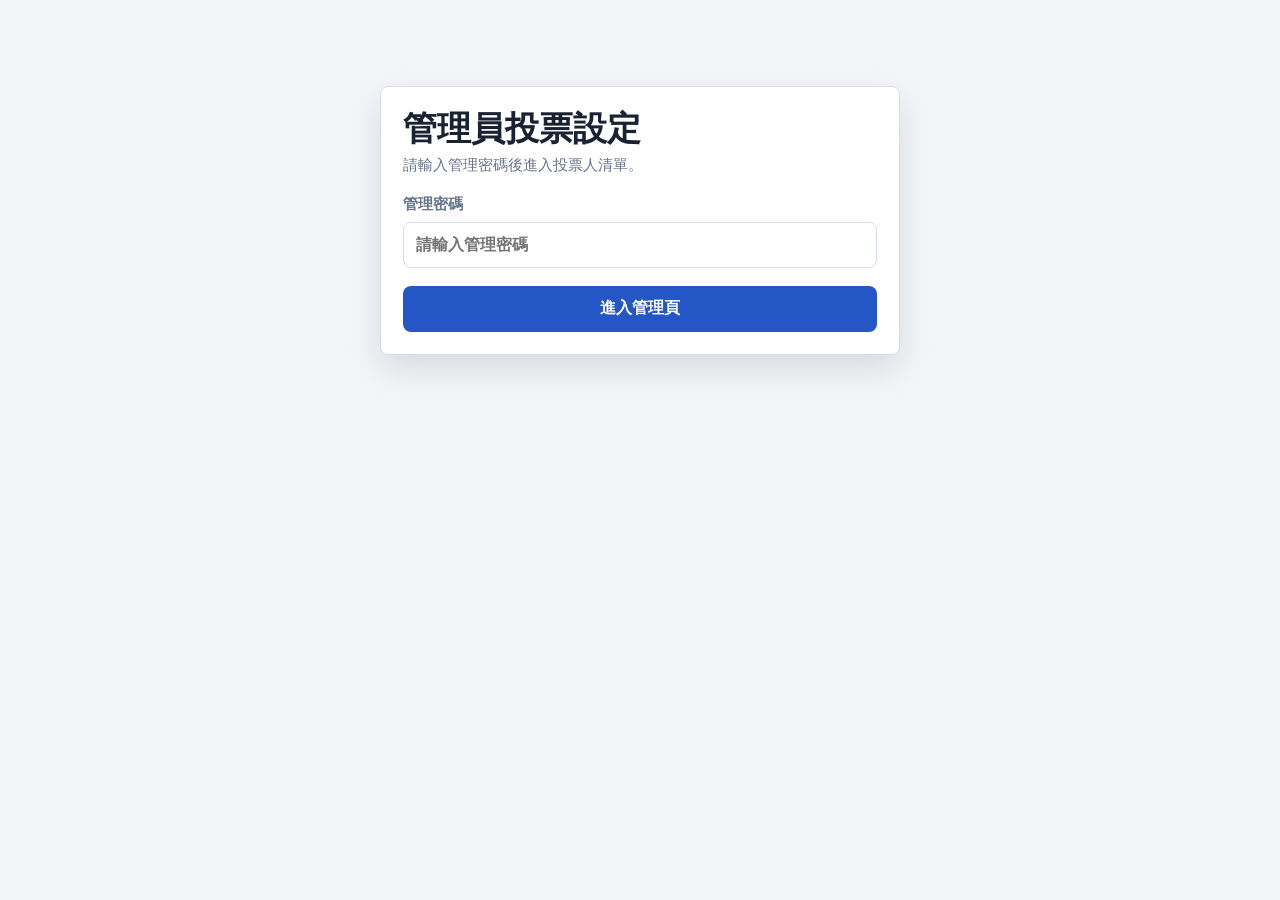
<file: vote_tool/voting-system/admin.html>
<!doctype html>
<html lang="zh-Hant">
<head>
  <meta charset="utf-8">
  <meta name="viewport" content="width=device-width, initial-scale=1">
  <title>管理員投票設定</title>
  <style>
    :root {
      --bg: #f3f5f8;
      --panel: #ffffff;
      --text: #182233;
      --muted: #66758a;
      --line: #d7deea;
      --primary: #2457c5;
      --primary-dark: #183f94;
      --danger: #b42318;
      --success: #087052;
      --warn: #a45c00;
      --shadow: 0 14px 34px rgba(24, 34, 51, 0.12);
    }

    * { box-sizing: border-box; }

    body {
      margin: 0;
      min-height: 100vh;
      font-family: system-ui, -apple-system, BlinkMacSystemFont, "Segoe UI", sans-serif;
      background: var(--bg);
      color: var(--text);
    }

    main {
      width: min(100%, 1120px);
      margin: 0 auto;
      padding: 28px 18px 44px;
    }

    h1 {
      margin: 0;
      font-size: 34px;
      line-height: 1.15;
      letter-spacing: 0;
    }

    h2 {
      margin: 0;
      font-size: 22px;
      line-height: 1.2;
      letter-spacing: 0;
    }

    .page-head {
      display: flex;
      justify-content: space-between;
      align-items: flex-start;
      gap: 18px;
      margin-bottom: 18px;
    }

    .hint {
      margin-top: 7px;
      color: var(--muted);
      font-size: 15px;
      line-height: 1.45;
    }

    .head-actions {
      display: grid;
      gap: 8px;
      justify-items: end;
    }

    .last-updated {
      color: var(--muted);
      font-size: 14px;
      line-height: 1.4;
    }

    .panel {
      display: grid;
      gap: 18px;
      background: var(--panel);
      border: 1px solid var(--line);
      border-radius: 8px;
      padding: 22px;
      box-shadow: var(--shadow);
    }

    .hidden { display: none !important; }

    label {
      display: grid;
      gap: 8px;
      color: var(--muted);
      font-size: 15px;
      font-weight: 800;
    }

    input,
    select,
    button {
      min-height: 46px;
      border-radius: 8px;
      font: inherit;
      font-size: 16px;
    }

    input,
    select {
      width: 100%;
      border: 1px solid var(--line);
      background: #fff;
      color: var(--text);
      padding: 0 12px;
    }

    button {
      border: 0;
      background: var(--primary);
      color: #fff;
      font-weight: 900;
      cursor: pointer;
      padding: 0 16px;
    }

    button:hover:not(:disabled) { background: var(--primary-dark); }

    button:disabled {
      cursor: not-allowed;
      opacity: 0.58;
    }

    button.secondary {
      background: #edf2ff;
      color: var(--primary-dark);
      border: 1px solid #c8d6ff;
    }

    button.ghost {
      background: #f7f9fc;
      color: var(--text);
      border: 1px solid var(--line);
    }

    .notice {
      display: none;
      padding: 13px 14px;
      border-radius: 8px;
      border: 1px solid var(--line);
      background: #f8fafc;
      color: var(--muted);
      line-height: 1.5;
    }

    .notice.show { display: block; }
    .notice.error {
      background: #fff3f2;
      border-color: #f2b8b5;
      color: var(--danger);
    }
    .notice.success {
      background: #edf9f4;
      border-color: #a8dbc9;
      color: var(--success);
    }
    .notice.warn {
      background: #fff8eb;
      border-color: #ffd79b;
      color: var(--warn);
    }

    .login-panel {
      width: min(100%, 520px);
      margin: 58px auto 0;
    }

    .toolbar {
      display: grid;
      grid-template-columns: 1fr auto;
      gap: 12px;
      align-items: end;
    }

    .count-summary {
      color: var(--muted);
      font-size: 15px;
      text-align: right;
    }

    .table-wrap {
      overflow-x: auto;
      border: 1px solid var(--line);
      border-radius: 8px;
      background: #fff;
    }

    table {
      width: 100%;
      min-width: 900px;
      border-collapse: collapse;
    }

    th,
    td {
      padding: 10px 12px;
      border-bottom: 1px solid var(--line);
      text-align: left;
      vertical-align: middle;
      font-size: 15px;
    }

    th {
      background: #f7f9fc;
      color: var(--muted);
      font-weight: 900;
      white-space: nowrap;
    }

    td {
      color: var(--text);
    }

    tr:last-child td { border-bottom: 0; }

    .name-cell {
      font-weight: 900;
      font-size: 16px;
      white-space: nowrap;
    }

    .status {
      display: inline-flex;
      align-items: center;
      min-height: 28px;
      border-radius: 999px;
      padding: 0 10px;
      font-size: 13px;
      font-weight: 900;
      white-space: nowrap;
    }

    .status.done {
      background: #e8f6ef;
      color: var(--success);
    }

    .status.pending {
      background: #fff4df;
      color: var(--warn);
    }

    .row-select {
      min-height: 36px;
      font-size: 14px;
      padding: 0 8px;
      width: 100%;
      min-width: 100px;
      border: 1px solid var(--line);
      border-radius: 6px;
      background: #fff;
      color: var(--text);
    }

    .row-select:focus {
      outline: 2px solid var(--primary);
      outline-offset: 1px;
    }

    .confirm-btn {
      min-width: 64px;
      min-height: 36px;
      font-size: 14px;
      white-space: nowrap;
    }

    .pagination {
      display: flex;
      align-items: center;
      justify-content: flex-end;
      gap: 10px;
      color: var(--muted);
      font-size: 15px;
    }

    .pagination button {
      width: auto;
      min-width: 88px;
    }

    /* Target setting per candidate */
    .target-grid {
      display: grid;
      gap: 6px;
    }

    .target-category-label {
      font-weight: 900;
      color: var(--muted);
      font-size: 13px;
      text-transform: uppercase;
      letter-spacing: 0.06em;
      padding: 10px 0 4px;
      border-bottom: 1px solid var(--line);
      margin-top: 4px;
    }

    .target-category-label:first-child {
      margin-top: 0;
      padding-top: 0;
    }

    .target-row {
      display: grid;
      grid-template-columns: 1fr minmax(130px, 200px);
      align-items: center;
      gap: 12px;
      padding: 5px 0;
    }

    .target-row span {
      font-size: 15px;
      color: var(--text);
    }

    .target-row input {
      min-height: 40px;
      font-size: 15px;
    }

    .target-save-row {
      display: flex;
      justify-content: flex-end;
      gap: 10px;
      padding-top: 4px;
      border-top: 1px solid var(--line);
      margin-top: 4px;
    }

    .search-grid {
      display: grid;
      grid-template-columns: minmax(220px, 1fr) minmax(150px, 220px) auto;
      gap: 12px;
      align-items: end;
    }

    .candidate-row {
      display: grid;
      grid-template-columns: minmax(180px, 1fr) minmax(120px, 170px) minmax(120px, 180px);
      align-items: center;
      gap: 12px;
      padding: 7px 0;
    }

    .candidate-row input:disabled,
    .candidate-row select:disabled {
      background: #f7f9fc;
      color: var(--text);
      opacity: 1;
    }

    dialog {
      width: min(92vw, 560px);
      border: 0;
      border-radius: 8px;
      padding: 0;
      box-shadow: 0 24px 70px rgba(0,0,0,0.28);
    }

    dialog::backdrop {
      background: rgba(16, 24, 36, 0.48);
    }

    .dialog-inner {
      display: grid;
      gap: 16px;
      padding: 22px;
    }

    .dialog-head {
      display: flex;
      justify-content: space-between;
      align-items: flex-start;
      gap: 14px;
    }

    .dialog-head button {
      width: 42px;
      min-height: 42px;
      padding: 0;
    }

    .dialog-actions {
      display: flex;
      justify-content: flex-end;
      gap: 10px;
    }

    .dialog-actions button {
      width: auto;
      min-width: 112px;
    }

    @media (max-width: 760px) {
      main { padding: 20px 14px 34px; }
      .page-head { display: grid; }
      .head-actions { justify-items: stretch; }
      .toolbar { grid-template-columns: 1fr; }
      .count-summary { text-align: left; }
      .pagination { justify-content: space-between; }
      .target-row { grid-template-columns: 1fr minmax(100px, 160px); }
      .search-grid,
      .candidate-row { grid-template-columns: 1fr; }
    }
  </style>
</head>
<body>
  <main>
    <section class="panel login-panel" id="loginPanel">
      <div>
        <h1>管理員投票設定</h1>
        <div class="hint">請輸入管理密碼後進入投票人清單。</div>
      </div>
      <div class="notice" id="loginMessage"></div>
      <label>
        管理密碼
        <input id="passwordInput" type="password" autocomplete="current-password" placeholder="請輸入管理密碼">
      </label>
      <button type="button" id="loginBtn">進入管理頁</button>
    </section>

    <section class="hidden" id="adminPanel">
      <div class="page-head">
        <div>
          <h1>投票人清單</h1>
          <div class="hint">每頁顯示 30 筆。選擇投票對象後點選「確認」以儲存。</div>
        </div>
        <div class="head-actions">
          <button type="button" class="ghost" id="reloadBtn">重新載入</button>
          <div class="last-updated" id="lastUpdated">尚未更新</div>
        </div>
      </div>

      <section class="panel">
        <h2>候選人名單</h2>
        <div id="targetSettingForm">
          <div class="hint">載入候選人後即可設定各投票對象的達標票數。</div>
        </div>
        <div class="target-save-row">
          <button type="button" class="secondary" id="editCandidateBtn">編輯候選人與達標線</button>
          <button type="button" id="saveTargetBtn" disabled>儲存設定</button>
        </div>
      </section>

      <section class="panel" style="margin-top: 18px;">
        <div class="notice" id="adminMessage"></div>
        <div class="toolbar">
          <h2>名單</h2>
          <div style="display: flex; align-items: center; justify-content: flex-end; gap: 12px;">
            <div class="count-summary" id="countSummary">共 0 筆</div>
            <button type="button" id="addVoterBtn">新增名單</button>
          </div>
        </div>

        <div class="search-grid">
          <label>
            搜尋姓名
            <input id="voterSearchInput" autocomplete="off" placeholder="輸入姓名後搜尋單一投票人">
          </label>
          <label>
            投票狀態
            <select id="voteStatusFilter">
              <option value="">不限</option>
              <option value="voted">已投票</option>
              <option value="unvoted">未投票</option>
            </select>
          </label>
          <button type="button" id="searchVotersBtn">搜尋</button>
        </div>

        <div class="table-wrap">
          <table>
            <thead>
              <tr>
                <th>姓名</th>
                <th>狀態</th>
                <th>主委</th>
                <th>全代</th>
                <th>市代</th>
                <th>操作</th>
              </tr>
            </thead>
            <tbody id="voterRows"></tbody>
          </table>
        </div>

        <div class="pagination">
          <button type="button" class="secondary" id="prevPageBtn">上一頁</button>
          <span id="pageInfo">第 1 / 1 頁</span>
          <button type="button" class="secondary" id="nextPageBtn">下一頁</button>
        </div>
      </section>
    </section>
  </main>

  <dialog id="addDialog">
    <form method="dialog" class="dialog-inner">
      <div class="dialog-head">
        <div>
          <h2>新增名單</h2>
          <div class="hint">新增投票人並設定預設投票對象。</div>
        </div>
        <button type="button" class="ghost" id="closeAddDialogBtn" aria-label="關閉">×</button>
      </div>

      <label>
        投票人姓名
        <input id="newVoterNameInput" autocomplete="off" placeholder="請輸入投票人姓名">
      </label>

      <label>
        主委
        <select id="newChairmanSelect"></select>
      </label>

      <label>
        全代
        <select id="newRepSelect"></select>
      </label>

      <label>
        市代
        <select id="newCitySelect"></select>
      </label>

      <div class="dialog-actions">
        <button type="button" class="ghost" id="cancelAddBtn">取消</button>
        <button type="button" id="createVoterBtn">新增</button>
      </div>
    </form>
  </dialog>

  <script>
    const ADMIN_PASSWORD = "admin2026";
    const API_BASE = "https://drwu.zeabur.app/webhook";
    const PAGE_SIZE = 30;
    const DEFAULT_TARGET_VOTES = 300;

    const state = {
      voters: [],
      candidates: { chairman: [], rep: [], city: [] },
      candidateItems: [],
      targets: {},
      currentPage: 1,
      loading: false,
      editingCandidates: false
    };

    const $ = (id) => document.getElementById(id);
    const loginMessage = $("loginMessage");
    const adminMessage = $("adminMessage");
    const addDialog = $("addDialog");

    function setNotice(el, text, type = "") {
      el.textContent = text || "";
      el.className = text ? `notice show ${type}` : "notice";
    }

    function setLoading(isLoading) {
      state.loading = isLoading;
      $("reloadBtn").disabled = isLoading;
      $("reloadBtn").textContent = isLoading ? "載入中" : "重新載入";
      $("editCandidateBtn").disabled = isLoading;
      $("saveTargetBtn").disabled = isLoading || !state.editingCandidates;
      $("createVoterBtn").disabled = isLoading;
      $("addVoterBtn").disabled = isLoading;
      $("searchVotersBtn").disabled = isLoading;
    }

    async function api(path, options = {}) {
      const separator = path.includes("?") ? "&" : "?";
      const response = await fetch(`${API_BASE}${path}${separator}_=${Date.now()}`, {
        ...options,
        cache: "no-store",
        headers: {
          "Content-Type": "application/json",
          "Cache-Control": "no-cache",
          ...(options.headers || {})
        }
      });
      const text = await response.text();
      const data = text ? JSON.parse(text) : {};
      if (!response.ok || data.ok === false || data.success === false) {
        throw new Error(data.message || data.error || "API 呼叫失敗");
      }
      if (path.startsWith("/vote-candidate-save") && (!data || typeof data !== "object" || data.success !== true)) {
        throw new Error("候選人儲存未成功，請檢查 n8n workflow 執行結果。");
      }
      return data;
    }

    function asArray(value) {
      return Array.isArray(value) ? value : [];
    }

    function uniqueNames(items) {
      const names = [];
      asArray(items).forEach((item) => {
        const name = typeof item === "string" ? item : item?.name || item?.candidate || item?.title;
        if (name && !names.includes(name)) names.push(name);
      });
      return names;
    }

    function categoryByName(name) {
      const map = {
        "許木桂": "主委",
        "陳怡潔": "全代",
        "邱柏瑞": "全代",
        "黃美惠": "市代",
        "賴秀如": "市代",
        "林志鴻": "市代",
        "王俊傑": "市代",
        "陳佩君": "市代"
      };
      return map[String(name || "").trim()] || "";
    }

    function normalizeResults(data) {
      // Real API format: { candidates: [{ name, category, votes }] }
      if (Array.isArray(data.candidates)) {
        const candidates = data.candidates.map(c => ({
          pageId: c.pageId || c.id || c.notionPageId || "",
          name: c.name,
          category: c.category || categoryByName(c.name),
          targetVotes: Number(c.targetVotes) || DEFAULT_TARGET_VOTES
        }));
        state.candidateItems = candidates;
        return {
          chairman: candidates.filter(c => c.category === "主委").map(c => c.name),
          rep: candidates.filter(c => c.category === "全代").map(c => c.name),
          city: candidates.filter(c => c.category === "市代").map(c => c.name)
        };
      }
      // Fallback for older formats
      const source = data.data || data.results || data;
      const fallback = {
        chairman: uniqueNames(source.chairman || source.chairmen || source.chairmanCandidates || []),
        rep: uniqueNames(source.rep || source.reps || source.representative || source.repCandidates || []),
        city: uniqueNames(source.city || source.cityCouncil || source.cityCandidates || [])
      };
      state.candidateItems = [
        ...fallback.chairman.map(name => ({ pageId: "", name, category: "主委", targetVotes: DEFAULT_TARGET_VOTES })),
        ...fallback.rep.map(name => ({ pageId: "", name, category: "全代", targetVotes: DEFAULT_TARGET_VOTES })),
        ...fallback.city.map(name => ({ pageId: "", name, category: "市代", targetVotes: DEFAULT_TARGET_VOTES }))
      ];
      return fallback;
    }

    function normalizeVoters(data) {
      return asArray(data.voters || data.data || data.items).map((voter) => ({
        pageId: voter.pageId || voter.id || voter.notionPageId || "",
        name: voter.name || voter.voterName || "",
        lineUserId: voter.lineUserId || "",
        voted: normalizeVoted(voter.voted ?? voter.hasVoted ?? voter.isVoted),
        chairman: voter.chairman || voter.currentChairman || voter.defaultChairman || "",
        rep: voter.rep || voter.currentRep || voter.defaultRep || "",
        city: voter.city || voter.currentCity || voter.defaultCity || ""
      })).filter((voter) => voter.name);
    }

    function normalizeVoted(value) {
      if (typeof value === "boolean") return value;
      const text = String(value || "").trim().toLowerCase();
      return ["yes", "true", "1", "已投票"].includes(text);
    }

    async function loadCandidates() {
      const data = await api("/vote-candidates");
      state.candidates = normalizeResults(data);
    }

    async function loadVoters(status) {
      const data = await api(`/vote-voters?status=${encodeURIComponent(status)}`);
      state.voters = normalizeVoters(data);
      state.currentPage = Math.min(state.currentPage, getTotalPages());
    }

    function renderTargetForm() {
      const form = $("targetSettingForm");
      form.innerHTML = "";

      if (!state.candidateItems.length) {
        form.innerHTML = '<div class="hint">尚未載入候選人資料。</div>';
        return;
      }

      const grid = document.createElement("div");
      grid.className = "target-grid";

      state.candidateItems.forEach((candidate, index) => {
        const row = document.createElement("div");
        row.className = "candidate-row";

        const nameInput = document.createElement("input");
        nameInput.value = candidate.name;
        nameInput.dataset.field = "name";
        nameInput.dataset.index = String(index);
        nameInput.disabled = !state.editingCandidates;

        const categorySelect = document.createElement("select");
        categorySelect.dataset.field = "category";
        categorySelect.dataset.index = String(index);
        ["主委", "全代", "市代"].forEach(category => {
          const option = new Option(category, category);
          if (category === candidate.category) option.selected = true;
          categorySelect.append(option);
        });
        categorySelect.disabled = !state.editingCandidates;

        const targetInput = document.createElement("input");
        targetInput.type = "number";
        targetInput.min = "1";
        targetInput.step = "1";
        targetInput.dataset.field = "target";
        targetInput.dataset.index = String(index);
        targetInput.dataset.candidate = candidate.name;
        targetInput.value = String(candidate.targetVotes || DEFAULT_TARGET_VOTES);
        targetInput.disabled = !state.editingCandidates;

        row.append(nameInput, categorySelect, targetInput);
        grid.append(row);
      });

      form.append(grid);
      $("editCandidateBtn").textContent = state.editingCandidates ? "取消編輯" : "編輯候選人與達標線";
      $("saveTargetBtn").disabled = !state.editingCandidates || state.loading;
    }
    function makeSelectEl(names, current, field, index) {
      const sel = document.createElement("select");
      sel.className = "row-select";
      sel.dataset.field = field;
      sel.dataset.index = String(index);
      if (!names.length) {
        sel.disabled = true;
        sel.append(new Option("尚未取得", ""));
        return sel;
      }
      names.forEach(name => {
        const opt = new Option(name, name);
        if (name === current) opt.selected = true;
        sel.append(opt);
      });
      return sel;
    }

    function getTotalPages() {
      return Math.max(1, Math.ceil(state.voters.length / PAGE_SIZE));
    }

    function renderVoterTable() {
      const totalPages = getTotalPages();
      state.currentPage = Math.min(Math.max(1, state.currentPage), totalPages);
      const start = (state.currentPage - 1) * PAGE_SIZE;
      const pageItems = state.voters.slice(start, start + PAGE_SIZE);
      const rows = $("voterRows");
      rows.innerHTML = "";

      if (!pageItems.length) {
        const tr = document.createElement("tr");
        tr.innerHTML = '<td colspan="6">目前沒有投票人資料。</td>';
        rows.append(tr);
      } else {
        pageItems.forEach((voter, index) => {
          const globalIndex = start + index;
          const tr = document.createElement("tr");

          const nameTd = document.createElement("td");
          nameTd.className = "name-cell";
          nameTd.textContent = voter.name;

          const statusTd = document.createElement("td");
          const statusSpan = document.createElement("span");
          statusSpan.className = `status ${voter.voted ? "done" : "pending"}`;
          statusSpan.textContent = voter.voted ? "已投票" : "未投票";
          statusTd.append(statusSpan);

          const chairmanTd = document.createElement("td");
          chairmanTd.append(makeSelectEl(state.candidates.chairman, voter.chairman, "chairman", globalIndex));

          const repTd = document.createElement("td");
          repTd.append(makeSelectEl(state.candidates.rep, voter.rep, "rep", globalIndex));

          const cityTd = document.createElement("td");
          cityTd.append(makeSelectEl(state.candidates.city, voter.city, "city", globalIndex));

          const actionTd = document.createElement("td");
          const confirmBtn = document.createElement("button");
          confirmBtn.type = "button";
          confirmBtn.className = "secondary confirm-btn";
          confirmBtn.dataset.index = String(globalIndex);
          confirmBtn.textContent = "確認";
          actionTd.append(confirmBtn);

          tr.append(nameTd, statusTd, chairmanTd, repTd, cityTd, actionTd);
          rows.append(tr);
        });
      }

      $("countSummary").textContent = `共 ${state.voters.length} 筆，每頁 ${PAGE_SIZE} 筆`;
      $("pageInfo").textContent = `第 ${state.currentPage} / ${totalPages} 頁`;
      $("prevPageBtn").disabled = state.currentPage <= 1;
      $("nextPageBtn").disabled = state.currentPage >= totalPages;

      document.querySelectorAll(".confirm-btn").forEach((btn) => {
        btn.addEventListener("click", () => confirmVoterChange(Number(btn.dataset.index)));
      });
    }

    async function confirmVoterChange(index) {
      const voter = state.voters[index];
      if (!voter) return;

      const btn = $("voterRows").querySelector(`.confirm-btn[data-index="${index}"]`);
      const tr = btn?.closest("tr");
      if (!tr) return;

      const chairman = tr.querySelector('[data-field="chairman"]').value;
      const rep = tr.querySelector('[data-field="rep"]').value;
      const city = tr.querySelector('[data-field="city"]').value;

      try {
        btn.disabled = true;
        btn.textContent = "儲存中";
        await api("/vote-change", {
          method: "POST",
          body: JSON.stringify({ pageId: voter.pageId, newChairman: chairman, newRep: rep, newCity: city })
        });
        voter.chairman = chairman;
        voter.rep = rep;
        voter.city = city;
        setNotice(adminMessage, `${voter.name} 的預設投票對象已更新。`, "success");
      } catch (error) {
        setNotice(adminMessage, error.message || "改票失敗，請稍後再試。", "error");
      } finally {
        btn.disabled = false;
        btn.textContent = "確認";
      }
    }

    function fillSelect(selectEl, names, selectedName) {
      selectEl.innerHTML = "";
      const merged = [...names];
      if (selectedName && !merged.includes(selectedName)) merged.unshift(selectedName);

      if (!merged.length) {
        selectEl.disabled = true;
        selectEl.append(new Option("尚未取得候選人清單", ""));
        return;
      }

      selectEl.disabled = false;
      merged.forEach((name) => selectEl.append(new Option(name, name)));
      selectEl.value = selectedName && merged.includes(selectedName) ? selectedName : merged[0];
    }

    function openAddDialog() {
      $("newVoterNameInput").value = "";
      fillSelect($("newChairmanSelect"), state.candidates.chairman, "");
      fillSelect($("newRepSelect"), state.candidates.rep, "");
      fillSelect($("newCitySelect"), state.candidates.city, "");
      addDialog.showModal();
      $("newVoterNameInput").focus();
    }

    function closeAddDialog() {
      addDialog.close();
    }

    async function loadAll() {
      await loadCandidates();
      state.voters = [];
      state.currentPage = 1;
      state.editingCandidates = false;
      renderTargetForm();
      renderVoterTable();
      $("lastUpdated").textContent = `最後更新：${new Date().toLocaleTimeString("zh-TW", { hour12: false })}`;
    }

    async function searchVoters() {
      const name = $("voterSearchInput").value.trim();
      const status = $("voteStatusFilter").value;
      if (!name && !status) {
        setNotice(adminMessage, "請輸入姓名，或選擇已投票/未投票狀態後再搜尋。", "warn");
        return;
      }

      try {
        setLoading(true);
        setNotice(adminMessage, "正在搜尋投票人資料...");
        if (name) {
          const data = await api("/vote-check", {
            method: "POST",
            body: JSON.stringify({ name })
          });
          const voter = normalizeVoters({ voters: [data.voter || data] })[0];
          const statusMatches = !status || (status === "voted" ? voter?.voted : !voter?.voted);
          state.voters = voter && voter.pageId && statusMatches ? [voter] : [];
        } else {
          await loadVoters(status);
        }
        state.currentPage = 1;
        renderVoterTable();
        setNotice(adminMessage, `搜尋完成，共 ${state.voters.length} 筆。`, "success");
      } catch (error) {
        state.voters = [];
        renderVoterTable();
        setNotice(adminMessage, error.message || "搜尋失敗，請稍後再試。", "error");
      } finally {
        setLoading(false);
      }
    }

    $("loginBtn").addEventListener("click", async () => {
      if ($("passwordInput").value !== ADMIN_PASSWORD) {
        setNotice(loginMessage, "密碼錯誤，請重新輸入。", "error");
        return;
      }

      $("loginPanel").classList.add("hidden");
      $("adminPanel").classList.remove("hidden");

      try {
        setLoading(true);
        setNotice(adminMessage, "正在載入資料。");
        await loadAll();
        setNotice(adminMessage, "資料已載入。", "success");
      } catch (error) {
        setNotice(adminMessage, error.message || "資料載入失敗。", "error");
      } finally {
        setLoading(false);
      }
    });

    $("passwordInput").addEventListener("keydown", (event) => {
      if (event.key === "Enter") $("loginBtn").click();
    });

    $("reloadBtn").addEventListener("click", async () => {
      try {
        setLoading(true);
        setNotice(adminMessage, "正在重新載入清單。");
        await loadAll();
        setNotice(adminMessage, "清單已更新。", "success");
      } catch (error) {
        setNotice(adminMessage, error.message || "清單載入失敗。", "error");
      } finally {
        setLoading(false);
      }
    });

    $("searchVotersBtn").addEventListener("click", searchVoters);
    $("voterSearchInput").addEventListener("keydown", (event) => {
      if (event.key === "Enter") searchVoters();
    });

    $("editCandidateBtn").addEventListener("click", () => {
      state.editingCandidates = !state.editingCandidates;
      renderTargetForm();
      $("targetSettingForm").querySelectorAll("input, select").forEach((field) => {
        field.disabled = !state.editingCandidates;
      });
      $("saveTargetBtn").disabled = !state.editingCandidates;
    });

    $("saveTargetBtn").addEventListener("click", async () => {
      const rows = Array.from($("targetSettingForm").querySelectorAll(".candidate-row"));
      if (!rows.length) {
        setNotice(adminMessage, "尚未載入候選人資料，請重新載入後再試。", "error");
        return;
      }

      const updates = rows.map((row) => {
        const index = Number(row.querySelector('[data-field="name"]').dataset.index);
        const original = state.candidateItems[index];
        return {
          original,
          pageId: original.pageId,
          oldName: original.name,
          name: row.querySelector('[data-field="name"]').value.trim(),
          category: row.querySelector('[data-field="category"]').value,
          targetVotes: Math.floor(Number(row.querySelector('[data-field="target"]').value))
        };
      });

      if (updates.some(item => !item.name || !Number.isFinite(item.targetVotes) || item.targetVotes <= 0)) {
        setNotice(adminMessage, "候選人姓名不可空白，達標票數必須大於 0。", "error");
        return;
      }

      try {
        setLoading(true);
        for (const item of updates) {
          if (!item.pageId) continue;
          await api("/vote-candidate-save", {
            method: "POST",
            body: JSON.stringify({ pageId: item.pageId, oldName: item.oldName, name: item.name, category: item.category, targetVotes: item.targetVotes })
          });
        }

        await loadCandidates();
        state.editingCandidates = false;
        renderTargetForm();
        setNotice(adminMessage, "候選人與達標線設定已儲存。", "success");
      } catch (error) {
        setNotice(adminMessage, error.message || "設定儲存失敗。", "error");
      } finally {
        setLoading(false);
        renderTargetForm();
      }
    });
    $('prevPageBtn').addEventListener("click", () => {
      state.currentPage -= 1;
      renderVoterTable();
    });

    $("nextPageBtn").addEventListener("click", () => {
      state.currentPage += 1;
      renderVoterTable();
    });

    $("addVoterBtn").addEventListener("click", openAddDialog);
    $("closeAddDialogBtn").addEventListener("click", closeAddDialog);
    $("cancelAddBtn").addEventListener("click", closeAddDialog);

    $("createVoterBtn").addEventListener("click", async () => {
      const name = $("newVoterNameInput").value.trim();
      if (!name) {
        setNotice(adminMessage, "請輸入投票人姓名。", "error");
        $("newVoterNameInput").focus();
        return;
      }

      const payload = {
        name,
        chairman: $("newChairmanSelect").value,
        rep: $("newRepSelect").value,
        city: $("newCitySelect").value
      };

      try {
        setLoading(true);
        $("createVoterBtn").textContent = "新增中";
        const data = await api("/vote-voter-create", {
          method: "POST",
          body: JSON.stringify(payload)
        });
        const voter = normalizeVoters({ voters: [data.voter || payload] })[0];
        state.voters.push(voter);
        state.currentPage = getTotalPages();
        closeAddDialog();
        renderVoterTable();
        setNotice(adminMessage, `${name} 已新增到名單。`, "success");
      } catch (error) {
        setNotice(adminMessage, error.message || "新增名單失敗，請稍後再試。", "error");
      } finally {
        setLoading(false);
        $("createVoterBtn").textContent = "新增";
      }
    });
  </script>
</body>
</html>
</file>
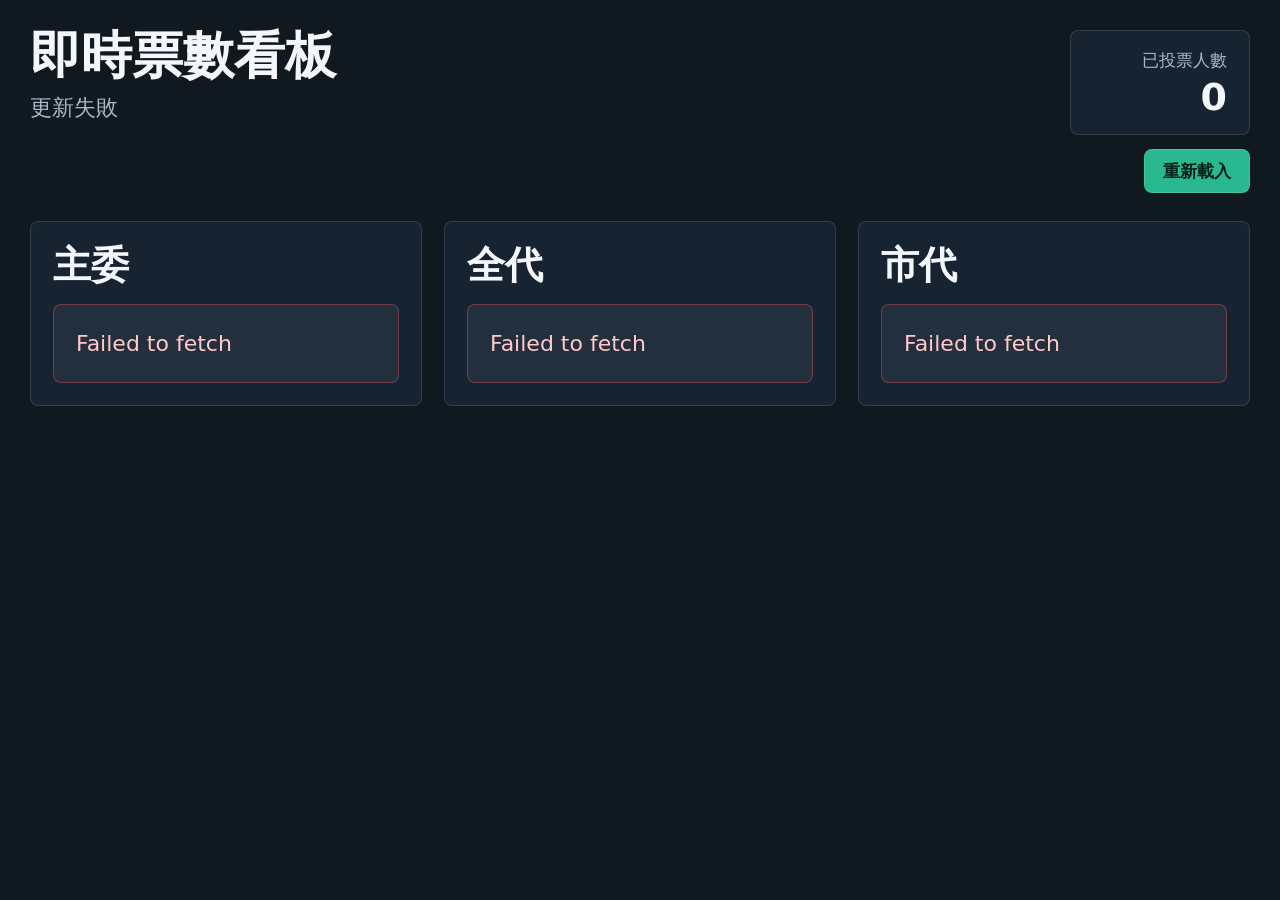
<file: vote_tool/voting-system/results.html>
<!doctype html>
<html lang="zh-Hant">
<head>
  <meta charset="utf-8">
  <meta name="viewport" content="width=device-width, initial-scale=1">
  <title>即時票數看板</title>
  <style>
    :root {
      color-scheme: dark;
      --bg: #101820;
      --panel: #172331;
      --panel-2: #1e2d3d;
      --text: #f3f7fb;
      --muted: #aab8c7;
      --line: rgba(255,255,255,0.12);
      --primary: #29b890;
      --accent: #f2c14e;
      --danger: #ff5d5d;
    }

    * { box-sizing: border-box; }

    body {
      margin: 0;
      min-height: 100vh;
      font-family: system-ui, -apple-system, BlinkMacSystemFont, "Segoe UI", sans-serif;
      background: var(--bg);
      color: var(--text);
    }

    main {
      width: min(100%, 1680px);
      margin: 0 auto;
      padding: 30px;
    }

    header {
      display: flex;
      justify-content: space-between;
      align-items: flex-start;
      gap: 28px;
      margin-bottom: 28px;
    }

    h1 {
      margin: 0;
      font-size: clamp(38px, 4vw, 72px);
      line-height: 1;
      letter-spacing: 0;
    }

    .subline {
      margin-top: 12px;
      color: var(--muted);
      font-size: 22px;
    }

    .stats {
      display: flex;
      gap: 14px;
      flex-wrap: wrap;
      justify-content: flex-end;
    }

    .header-actions {
      display: grid;
      gap: 14px;
      justify-items: end;
    }

    .refresh-btn {
      min-height: 44px;
      padding: 0 18px;
      border: 1px solid var(--line);
      border-radius: 8px;
      background: var(--primary);
      color: #052018;
      font: inherit;
      font-size: 17px;
      font-weight: 800;
      cursor: pointer;
    }

    .refresh-btn:disabled {
      cursor: wait;
      opacity: 0.72;
    }

    .stat {
      min-width: 180px;
      padding: 18px 22px;
      border: 1px solid var(--line);
      border-radius: 8px;
      background: var(--panel);
      text-align: right;
    }

    .stat span {
      color: var(--muted);
      font-size: 17px;
    }

    .stat b {
      display: block;
      margin-top: 6px;
      font-size: 38px;
      line-height: 1;
    }

    .grid {
      display: grid;
      grid-template-columns: repeat(3, minmax(0, 1fr));
      gap: 22px;
    }

    section {
      min-width: 0;
      border: 1px solid var(--line);
      border-radius: 8px;
      background: var(--panel);
      padding: 22px;
    }

    h2 {
      margin: 0 0 18px;
      font-size: clamp(30px, 3vw, 48px);
      line-height: 1.1;
      letter-spacing: 0;
    }

    .candidate-list {
      display: grid;
      gap: 16px;
    }

    .candidate {
      display: grid;
      gap: 10px;
      padding: 16px;
      border-radius: 8px;
      background: var(--panel-2);
      border: 1px solid var(--line);
    }

    .candidate-row {
      display: flex;
      align-items: baseline;
      justify-content: space-between;
      gap: 16px;
    }

    .name {
      min-width: 0;
      overflow-wrap: anywhere;
      font-size: clamp(25px, 2.1vw, 42px);
      font-weight: 900;
      line-height: 1.1;
    }

    .votes {
      flex: 0 0 auto;
      color: var(--accent);
      font-size: clamp(28px, 2.4vw, 48px);
      font-weight: 900;
      line-height: 1;
    }

    .bar {
      position: relative;
      height: 26px;
      overflow: hidden;
      border-radius: 999px;
      background: rgba(255,255,255,0.1);
    }

    .fill {
      height: 100%;
      width: 0%;
      border-radius: inherit;
      background: linear-gradient(90deg, #29b890, #55d5ad);
      transition: width 0.4s ease;
    }

    .target-line {
      position: absolute;
      top: -4px;
      bottom: -4px;
      left: 100%;
      width: 3px;
      background: var(--danger);
      box-shadow: 0 0 0 1px rgba(0,0,0,0.2);
    }

    .target-note {
      color: var(--muted);
      font-size: 15px;
    }

    .empty,
    .error {
      padding: 22px;
      border-radius: 8px;
      background: rgba(255,255,255,0.06);
      color: var(--muted);
      font-size: 22px;
      line-height: 1.5;
    }

    .error {
      color: #ffc9c9;
      border: 1px solid rgba(255, 93, 93, 0.35);
    }

    @media (max-width: 980px) {
      main { padding: 18px; }
      header {
        display: grid;
      }
      .header-actions { justify-items: stretch; }
      .stats { justify-content: stretch; }
      .stat {
        flex: 1 1 160px;
        text-align: left;
      }
      .grid { grid-template-columns: 1fr; }
    }
  </style>
</head>
<body>
  <main>
    <header>
      <div>
        <h1>即時票數看板</h1>
        <div class="subline" id="lastUpdated">尚未更新</div>
      </div>
      <div class="header-actions">
        <div class="stats">
          <div class="stat">
            <span>已投票人數</span>
            <b id="votedCount">0</b>
          </div>
        </div>
        <button class="refresh-btn" type="button" id="refreshBtn">重新載入</button>
      </div>
    </header>

    <div class="grid">
      <section>
        <h2>主委</h2>
        <div class="candidate-list" id="chairmanList"></div>
      </section>
      <section>
        <h2>全代</h2>
        <div class="candidate-list" id="repList"></div>
      </section>
      <section>
        <h2>市代</h2>
        <div class="candidate-list" id="cityList"></div>
      </section>
    </div>
  </main>

  <script>
    const API_BASE = "https://drwu.zeabur.app/webhook";
    const USE_MOCK_DATA = false;
    const TARGET_STORAGE_KEY = "voteTargetVotes";
    const DEFAULT_TARGET_VOTES = 300;
    let targetVotes = Number(localStorage.getItem(TARGET_STORAGE_KEY)) || DEFAULT_TARGET_VOTES;
    let targetVotesByName = {};
    let configuredTotalVoters = null;
    const POLL_MS = 999999999; // 暫時停用自動更新，如需重新啟用請改回 5000
    const TARGET_REFRESH_MS = 60000;
    let isRefreshing = false;
    let lastTargetLoadAt = 0;
    const MOCK_RESULTS = {
      totalVoters: 5,
      votedCount: 1,
      targetVotes: 300,
      chairman: [
        { name: "許木桂", votes: 1 }
      ],
      rep: [
        { name: "邱柏瑞", votes: 0 },
        { name: "陳怡潔", votes: 1 }
      ],
      city: [
        { name: "賴秀如", votes: 0 },
        { name: "林志鴻", votes: 1 },
        { name: "黃美惠", votes: 0 },
        { name: "王俊傑", votes: 0 },
        { name: "陳佩君", votes: 0 }
      ]
    };

    const $ = (id) => document.getElementById(id);

    async function api(path) {
      if (USE_MOCK_DATA) {
        await new Promise((resolve) => setTimeout(resolve, 250));
        if (path === "/vote-results") return { success: true, data: MOCK_RESULTS };
        if (path === "/vote-target-setting") return { success: true, targetVotes, settings: [] };
        throw new Error("Mock API 尚未支援此路徑");
      }

      const separator = path.includes("?") ? "&" : "?";
      const response = await fetch(`${API_BASE}${path}${separator}_=${Date.now()}`, {
        cache: "no-store",
        headers: {
          "Cache-Control": "no-cache"
        }
      });
      const text = await response.text();
      const data = text ? JSON.parse(text) : {};
      if (!response.ok || data.ok === false || data.success === false) {
        throw new Error(data.message || data.error || "票數資料讀取失敗");
      }
      return data;
    }

    async function loadTargetVotes() {
      const now = Date.now();
      if (lastTargetLoadAt && now - lastTargetLoadAt < TARGET_REFRESH_MS) return;

      if (USE_MOCK_DATA) {
        targetVotes = Number(localStorage.getItem(TARGET_STORAGE_KEY)) || DEFAULT_TARGET_VOTES;
        targetVotesByName = {};
        configuredTotalVoters = null;
        lastTargetLoadAt = now;
        return;
      }

      const data = await api("/vote-target-setting");
      targetVotes = Number(data.targetVotes) || DEFAULT_TARGET_VOTES;
      targetVotesByName = {};
      configuredTotalVoters = null;
      asArray(data.settings).forEach((item) => {
        const key = String(item.key || "").trim();
        const value = Number(item.value);
        if (!Number.isFinite(value) || value <= 0) return;
        if (key.startsWith("target_")) {
          targetVotesByName[key.slice(7)] = value;
        } else if (["totalVoters", "total_voters", "voterTotal", "voters_total"].includes(key)) {
          configuredTotalVoters = Math.floor(value);
        }
      });
      lastTargetLoadAt = now;
    }

    function asArray(value) {
      return Array.isArray(value) ? value : [];
    }

    function normalizeCandidate(item) {
      if (typeof item === "string") return { name: item, votes: 0 };
      return {
        name: item?.name || item?.candidate || item?.title || "未命名",
        category: item?.category || categoryByName(item?.name || item?.candidate || item?.title || ""),
        votes: Number(item?.votes ?? item?.count ?? item?.total ?? 0),
        targetVotes: Number(item?.targetVotes ?? item?.target ?? item?.goal ?? item?.threshold ?? 0)
      };
    }

    function categoryByName(name) {
      const map = {
        "許木桂": "主委",
        "陳怡潔": "全代",
        "邱柏瑞": "全代",
        "黃美惠": "市代",
        "賴秀如": "市代",
        "林志鴻": "市代",
        "王俊傑": "市代",
        "陳佩君": "市代"
      };
      return map[String(name || "").trim()] || "";
    }

    function normalizeResults(data) {
      const source = data.data || data.results || data;
      if (Array.isArray(source.candidates)) {
        const candidates = source.candidates.map(normalizeCandidate);
        return {
          totalVoters: Number(source.totalVoters ?? source.total ?? source.voterTotal ?? 0),
          votedCount: Number(source.votedCount ?? source.voted ?? source.completed ?? 0),
          chairman: candidates.filter((item) => item.category === "主委"),
          rep: candidates.filter((item) => item.category === "全代"),
          city: candidates.filter((item) => item.category === "市代")
        };
      }
      return {
        totalVoters: Number(source.totalVoters ?? source.total ?? source.voterTotal ?? 0),
        votedCount: Number(source.votedCount ?? source.voted ?? source.completed ?? 0),
        chairman: asArray(source.chairman || source.chairmen || source.chairmanVotes).map(normalizeCandidate),
        rep: asArray(source.rep || source.reps || source.representative || source.repVotes).map(normalizeCandidate),
        city: asArray(source.city || source.cityCouncil || source.cityVotes).map(normalizeCandidate)
      };
    }

    function renderList(id, candidates) {
      const el = $(id);
      el.innerHTML = "";
      if (!candidates.length) {
        el.innerHTML = '<div class="empty">尚無候選人資料</div>';
        return;
      }

      candidates
        .slice()
        .sort((a, b) => b.votes - a.votes || a.name.localeCompare(b.name, "zh-Hant"))
        .forEach((candidate) => {
          const candidateTargetVotes = candidate.targetVotes || targetVotesByName[candidate.name] || targetVotes;
          const percent = Math.min(100, Math.round((candidate.votes / candidateTargetVotes) * 100));
          const item = document.createElement("article");
          item.className = "candidate";
          item.innerHTML = `
            <div class="candidate-row">
              <div class="name"></div>
              <div class="votes">${candidate.votes}</div>
            </div>
            <div class="bar" aria-label="${candidate.votes} 票，目標 ${candidateTargetVotes} 票">
              <div class="fill" style="width: ${percent}%"></div>
              <div class="target-line" title="${candidateTargetVotes}票達標線"></div>
            </div>
            <div class="target-note">${candidateTargetVotes}票達標線</div>
          `;
          item.querySelector(".name").textContent = candidate.name;
          el.append(item);
        });
    }

    function renderError(message) {
      ["chairmanList", "repList", "cityList"].forEach((id) => {
        $(id).innerHTML = `<div class="error">${message}</div>`;
      });
    }

    async function refreshResults() {
      if (isRefreshing) return;
      isRefreshing = true;
      const refreshBtn = $("refreshBtn");
      try {
        refreshBtn.disabled = true;
        refreshBtn.textContent = "更新中";
        await loadTargetVotes();
        const data = normalizeResults(await api("/vote-results"));
        const $tv = $("totalVoters"); if ($tv) $tv.textContent = configuredTotalVoters ?? data.totalVoters;
        $("votedCount").textContent = data.votedCount;
        renderList("chairmanList", data.chairman);
        renderList("repList", data.rep);
        renderList("cityList", data.city);
        $("lastUpdated").textContent = `最後更新：${new Date().toLocaleTimeString("zh-TW", { hour12: false })}`;
      } catch (error) {
        renderError(error.message || "票數資料讀取失敗");
        $("lastUpdated").textContent = "更新失敗";
      } finally {
        refreshBtn.disabled = false;
        refreshBtn.textContent = "重新載入";
        isRefreshing = false;
      }
    }

    $("refreshBtn").addEventListener("click", refreshResults);
    refreshResults();
    setInterval(refreshResults, POLL_MS);
  </script>
</body>
</html>
</file>
<file: css/zcy-console.css>
:root {
  color-scheme: light;
  --bg: #f4f5f3;
  --surface: #ffffff;
  --surface-2: #eef3f0;
  --ink: #17201d;
  --muted: #66736d;
  --line: #d8ded9;
  --brand: #17685b;
  --brand-2: #2f8f83;
  --accent: #a15d2f;
  --blue: #2f6493;
  --danger: #a33d3d;
  --shadow: 0 18px 44px rgba(24, 35, 31, 0.1);
}

* {
  box-sizing: border-box;
}

body {
  margin: 0;
  min-height: 100vh;
  background: var(--bg);
  color: var(--ink);
  font-family: "Noto Sans TC", "Microsoft JhengHei", system-ui, sans-serif;
}

button,
input,
select,
textarea {
  font: inherit;
}

button {
  cursor: pointer;
}

.login-view {
  min-height: 100vh;
  display: grid;
  place-items: center;
  padding: 24px;
  background: linear-gradient(135deg, #eef3f0, #f7f3ed 55%, #edf2f6);
}

.login-panel {
  width: min(430px, 100%);
  display: grid;
  gap: 28px;
  padding: 34px;
  border: 1px solid var(--line);
  border-radius: 8px;
  background: var(--surface);
  box-shadow: var(--shadow);
}

.eyebrow {
  margin: 0 0 6px;
  color: var(--brand);
  font-size: 0.82rem;
  font-weight: 800;
}

h1,
h2,
h3,
p {
  margin-top: 0;
}

h1 {
  margin-bottom: 0;
  font-size: 2rem;
  line-height: 1.2;
}

h2 {
  margin-bottom: 0;
  font-size: 1.55rem;
}

h3 {
  margin-bottom: 10px;
  font-size: 1.05rem;
}

.form-stack {
  display: grid;
  gap: 14px;
}

.field,
.search-field,
.select-field,
.date-field {
  display: grid;
  gap: 6px;
  color: var(--muted);
  font-size: 0.84rem;
  font-weight: 800;
}

.field input,
.search-field input,
.select-field input,
.select-field select,
.date-field input {
  min-height: 42px;
  width: 100%;
  border: 1px solid var(--line);
  border-radius: 7px;
  background: #fff;
  color: var(--ink);
  padding: 9px 11px;
  outline: none;
}

.field input:focus,
.search-field input:focus,
.select-field input:focus,
.select-field select:focus,
.date-field input:focus {
  border-color: var(--brand-2);
  box-shadow: 0 0 0 3px rgba(47, 143, 131, 0.16);
}

.field input[readonly] {
  background: var(--surface);
  color: var(--ink-secondary);
  cursor: default;
  border-style: dashed;
}

.primary-button,
.secondary-button,
.ghost-button,
.danger-button,
.icon-button {
  min-height: 42px;
  border-radius: 7px;
  border: 1px solid transparent;
  padding: 0 14px;
  font-weight: 900;
}

.primary-button {
  background: var(--brand);
  color: #fff;
}

.secondary-button {
  border-color: var(--line);
  background: var(--surface);
  color: var(--ink);
}

.ghost-button {
  border-color: rgba(255, 255, 255, 0.2);
  background: rgba(255, 255, 255, 0.08);
  color: #fff;
}

.danger-button {
  background: var(--danger);
  color: #fff;
}

.icon-button {
  min-width: 38px;
  padding: 0;
  border-color: var(--line);
  background: var(--surface);
  color: var(--ink);
  font-size: 1.4rem;
  line-height: 1;
}

.compact {
  width: max-content;
  min-width: 96px;
}

.date-field {
  min-width: 140px;
  max-width: 170px;
}

.segmented-control {
  display: inline-grid;
  grid-template-columns: repeat(2, minmax(48px, 1fr));
  min-height: 42px;
  border: 1px solid var(--line);
  border-radius: 8px;
  background: var(--surface);
  overflow: hidden;
}

.segmented-control button {
  border: 0;
  background: transparent;
  color: var(--muted);
  padding: 0 12px;
  font-weight: 900;
}

.segmented-control button.is-active {
  background: var(--brand-2);
  color: #fff;
}

.form-note {
  margin: 0;
  color: var(--muted);
  font-size: 0.88rem;
  line-height: 1.6;
}

.app-view {
  height: 100dvh;
  min-height: 100vh;
  display: grid;
  grid-template-columns: 248px minmax(0, 1fr);
  overflow: hidden;
}

.sidebar {
  display: grid;
  grid-template-rows: auto 1fr auto;
  gap: 24px;
  padding: 22px;
  background: #17352f;
  color: #fff;
}

.brand-block {
  display: flex;
  align-items: center;
  gap: 12px;
}

.brand-mark {
  display: grid;
  place-items: center;
  width: 42px;
  height: 42px;
  border-radius: 8px;
  background: #f4f0e8;
  color: #17352f;
  font-weight: 900;
}

.brand-block small {
  display: block;
  margin-top: 4px;
  color: rgba(255, 255, 255, 0.7);
}

.side-nav {
  display: grid;
  align-content: start;
  gap: 7px;
}

.nav-item {
  min-height: 42px;
  border: 0;
  border-radius: 7px;
  background: transparent;
  color: rgba(255, 255, 255, 0.76);
  text-align: left;
  padding: 0 12px;
  font-weight: 800;
}

.nav-item.is-active,
.nav-item:hover {
  background: rgba(255, 255, 255, 0.12);
  color: #fff;
}

.workspace {
  min-width: 0;
  min-height: 0;
  display: grid;
  grid-template-rows: auto minmax(0, 1fr);
  padding: 20px;
  overflow: hidden;
}

.topbar {
  display: flex;
  align-items: center;
  justify-content: space-between;
  gap: 18px;
  margin-bottom: 18px;
}

.top-actions {
  display: flex;
  align-items: center;
  gap: 10px;
}

.sync-pill,
.status-badge {
  display: inline-flex;
  align-items: center;
  min-height: 28px;
  border-radius: 999px;
  padding: 0 10px;
  background: var(--surface-2);
  color: var(--brand);
  font-size: 0.82rem;
  font-weight: 900;
}

.status-badge.warn {
  background: #fbf1dd;
  color: var(--accent);
}

.status-badge.done {
  background: #e8f4ef;
  color: var(--brand);
}

.status-badge.cancelled {
  background: #f6e9e7;
  color: var(--danger);
}

.view-panel {
  display: none;
}

.view-panel.is-active {
  min-height: 0;
  display: grid;
  gap: 12px;
  overflow: hidden;
}

#lineAccountsView.is-active {
  align-content: start;
  overflow: auto;
}

.toolbar {
  display: flex;
  flex-wrap: wrap;
  gap: 10px;
  align-items: end;
}

.registration-toolbar {
  align-items: end;
}

.registration-toolbar .search-field {
  min-width: 230px;
}

.registration-toolbar .select-field {
  min-width: 108px;
}

.task-toolbar {
  align-items: end;
}

.calendar-nav {
  display: flex;
  align-items: center;
  gap: 2px;
}

.cal-nav-arrow {
  width: 32px;
  height: 32px;
  border: 1px solid var(--line);
  border-radius: 6px;
  background: var(--surface);
  color: var(--ink);
  font-size: 1.3rem;
  line-height: 1;
  display: flex;
  align-items: center;
  justify-content: center;
  flex-shrink: 0;
}

.cal-nav-arrow:hover {
  background: var(--surface-2);
}

.cal-nav-label {
  min-width: 130px;
  height: 32px;
  padding: 0 12px;
  border: 1px solid var(--line);
  border-radius: 6px;
  background: var(--surface);
  color: var(--ink);
  font-size: 0.88rem;
  font-weight: 800;
  text-align: center;
  white-space: nowrap;
}

.cal-nav-label:hover {
  background: var(--surface-2);
}

.cal-month-picker {
  position: absolute;
  z-index: 50;
  background: var(--surface);
  border: 1px solid var(--line);
  border-radius: 10px;
  box-shadow: var(--shadow);
  padding: 12px;
  min-width: 200px;
}

.cal-picker-year {
  display: flex;
  align-items: center;
  justify-content: space-between;
  gap: 8px;
  margin-bottom: 10px;
  font-size: 0.88rem;
}

.cal-picker-year button {
  width: 28px;
  height: 28px;
  border: 1px solid var(--line);
  border-radius: 6px;
  background: var(--surface);
  color: var(--ink);
  font-size: 1.1rem;
  line-height: 1;
}

.cal-picker-year button:hover {
  background: var(--surface-2);
}

.cal-picker-months {
  display: grid;
  grid-template-columns: repeat(4, 1fr);
  gap: 6px;
}

.cal-picker-month {
  padding: 6px 4px;
  border: 1px solid var(--line);
  border-radius: 6px;
  background: var(--surface);
  color: var(--ink);
  font-size: 0.8rem;
  text-align: center;
}

.cal-picker-month:hover {
  background: var(--surface-2);
}

.cal-picker-month.is-today {
  border-color: var(--brand);
  color: var(--brand);
  font-weight: 800;
}

.cal-picker-month.is-selected {
  background: var(--brand);
  border-color: var(--brand);
  color: #fff;
  font-weight: 800;
}

.line-account-grid {
  min-height: 0;
  display: grid;
  grid-template-columns: repeat(2, minmax(0, 1fr));
  gap: 14px;
  align-self: start;
  overflow: visible;
}

.line-account-card {
  display: grid;
  gap: 16px;
  border: 1px solid var(--line);
  border-radius: 8px;
  background: var(--surface);
  padding: 18px;
  box-shadow: 0 10px 26px rgba(24, 35, 31, 0.05);
}

.line-account-title {
  display: flex;
  align-items: start;
  justify-content: space-between;
  gap: 12px;
}

.line-account-title h3 {
  margin: 8px 0 4px;
}

.line-account-title p,
.token-row small {
  margin: 0;
  color: var(--muted);
  line-height: 1.55;
  font-size: 0.86rem;
  font-weight: 800;
}

.token-row {
  gap: 6px;
}
.registration-empty {
  padding: 34px 18px;
  color: var(--muted);
  text-align: center;
  font-weight: 800;
}

tr.row-cancelled td {
  opacity: 0.45;
}

.status-group {
  display: flex;
  align-items: center;
  gap: 6px;
  flex-wrap: wrap;
}

.dup-badge {
  display: inline-block;
  padding: 2px 8px;
  border-radius: 20px;
  font-size: 0.75rem;
  font-weight: 700;
  background: #fff3cd;
  color: #7a5200;
  border: 1px solid #f0c050;
  white-space: nowrap;
  cursor: default;
}

.copy-field-row {
  display: grid;
  grid-template-columns: minmax(0, 1fr) auto;
  gap: 10px;
  align-items: center;
}

.copy-field-row input {
  width: 100%;
}

.copy-field-summary {
  min-height: 42px;
  display: inline-flex;
  align-items: center;
  border: 1px solid var(--line);
  border-radius: 7px;
  background: #f7faf8;
  color: var(--muted);
  padding: 0 12px;
}

.data-layout,
.calendar-layout,
.task-layout {
  min-height: 0;
  display: grid;
  gap: 12px;
  align-items: stretch;
  overflow: hidden;
}

.data-layout {
  grid-template-columns: minmax(0, 1.55fr) minmax(300px, 0.85fr);
}

.calendar-layout {
  grid-template-columns: minmax(0, 1fr);
}

.task-layout {
  grid-template-columns: minmax(0, 1.25fr) minmax(300px, 0.75fr);
}

.table-wrap,
.detail-pane,
.calendar-grid,
.task-list-panel {
  border: 1px solid var(--line);
  border-radius: 8px;
  background: var(--surface);
  box-shadow: 0 10px 26px rgba(24, 35, 31, 0.05);
}

.table-wrap {
  min-height: 0;
  overflow: auto;
}

.table-wrap.full {
  width: 100%;
}

table {
  width: 100%;
  border-collapse: collapse;
}

th,
td {
  border-bottom: 1px solid var(--line);
  padding: 13px 14px;
  text-align: left;
  vertical-align: top;
}

th {
  color: var(--muted);
  font-size: 0.78rem;
  letter-spacing: 0;
  white-space: nowrap;
}

td {
  font-size: 0.92rem;
}

tr[data-id] {
  cursor: pointer;
}

tr[data-id]:hover,
tr.is-selected {
  background: #f6f8f6;
}

.title-cell {
  display: grid;
  gap: 4px;
}

.title-cell small,
.detail-meta {
  color: var(--muted);
  line-height: 1.5;
}

.detail-pane {
  min-height: 0;
  max-height: 100%;
  padding: 16px;
  overflow: auto;
}

#eventDetail.detail-drawer {
  position: fixed;
  top: 0;
  right: 0;
  bottom: 0;
  z-index: 20;
  width: min(520px, 100vw);
  max-height: none;
  border-radius: 0;
  border-top: 0;
  border-right: 0;
  border-bottom: 0;
  padding: 20px;
  box-shadow: -18px 0 42px rgba(24, 35, 31, 0.18);
  transform: translateX(104%);
  transition: transform 0.18s ease;
}

#eventDetail.detail-drawer.is-open {
  transform: translateX(0);
}

.drawer-backdrop {
  position: fixed;
  inset: 0;
  z-index: 19;
  background: rgba(17, 24, 39, 0.28);
}

.detail-title {
  display: flex;
  align-items: start;
  justify-content: space-between;
  gap: 12px;
  margin-bottom: 12px;
}

.detail-title h3 {
  margin-bottom: 0;
}

.detail-actions {
  display: flex;
  flex-wrap: wrap;
  gap: 8px;
  justify-content: flex-end;
}

.detail-grid {
  display: grid;
  gap: 12px;
}

.detail-grid.is-compact {
  grid-template-columns: repeat(2, minmax(0, 1fr));
  gap: 10px 14px;
}

.detail-row {
  display: grid;
  gap: 4px;
  padding-bottom: 11px;
  border-bottom: 1px solid var(--line);
}

.detail-row.is-wide {
  grid-column: 1 / -1;
}

.detail-row span {
  color: var(--muted);
  font-size: 0.8rem;
  font-weight: 800;
}

.detail-row strong,
.detail-row p {
  margin: 0;
  line-height: 1.6;
  min-width: 0;
  overflow-wrap: anywhere;
  word-break: break-word;
}

.detail-row a {
  color: var(--blue);
  overflow-wrap: anywhere;
}

.copy-url-button {
  justify-self: start;
}

.attachment-preview {
  width: min(220px, 100%);
  padding: 0;
  border: 1px solid var(--line);
  border-radius: 8px;
  background: #fff;
  overflow: hidden;
  cursor: zoom-in;
}

.attachment-preview img {
  display: block;
  width: 100%;
  max-height: 180px;
  object-fit: cover;
}

.image-preview-layer {
  position: fixed;
  inset: 0;
  z-index: 30;
  display: grid;
  place-items: center;
  padding: 24px;
  background: rgba(0, 0, 0, 0.78);
}

.image-preview-layer img {
  max-width: min(100%, 1100px);
  max-height: 88vh;
  object-fit: contain;
  border-radius: 8px;
  background: #fff;
}

.image-preview-close {
  position: fixed;
  top: 18px;
  right: 18px;
  width: 42px;
  height: 42px;
  border: 0;
  border-radius: 999px;
  background: #fff;
  color: var(--ink);
  font-size: 1.6rem;
  line-height: 1;
}

.import-panel {
  background: var(--surface);
  border: 1px solid var(--line);
  border-radius: 10px;
  margin-bottom: 12px;
}

.import-panel-inner {
  padding: 16px;
}

.import-drop-zone {
  border: 2px dashed var(--line);
  border-radius: 8px;
  padding: 28px 16px;
  text-align: center;
  color: var(--muted);
  transition: border-color 0.15s, background 0.15s;
}

.import-drop-zone.is-over {
  border-color: var(--blue);
  background: color-mix(in srgb, var(--blue) 6%, transparent);
}

.import-drop-zone p {
  margin: 0 0 4px;
  font-size: 0.95rem;
}

.import-drop-zone small {
  font-size: 0.8rem;
}

.link-button {
  background: none;
  border: none;
  color: var(--blue);
  cursor: pointer;
  font: inherit;
  padding: 0;
  text-decoration: underline;
}

.import-preview-wrap {
  margin-top: 14px;
}

.import-preview-header {
  display: flex;
  align-items: center;
  justify-content: space-between;
  gap: 12px;
  margin-bottom: 10px;
}

.import-preview-actions {
  display: flex;
  gap: 8px;
}

.import-status {
  margin-top: 10px;
  font-size: 0.9rem;
  min-height: 1.4em;
  color: var(--ink);
}

/* Image upload field */
.upload-field {
  display: flex;
  flex-direction: column;
  gap: 8px;
}

.upload-thumbs {
  display: flex;
  flex-wrap: wrap;
  gap: 8px;
}

.upload-thumb {
  position: relative;
  width: 80px;
  height: 80px;
  border-radius: 6px;
  overflow: hidden;
  border: 1px solid var(--line);
  flex-shrink: 0;
}

.upload-thumb img {
  width: 100%;
  height: 100%;
  object-fit: cover;
  display: block;
}

.upload-thumb-remove {
  position: absolute;
  top: 2px;
  right: 2px;
  width: 18px;
  height: 18px;
  border-radius: 50%;
  background: rgba(0,0,0,0.6);
  color: #fff;
  border: none;
  cursor: pointer;
  font-size: 12px;
  line-height: 1;
  display: flex;
  align-items: center;
  justify-content: center;
  padding: 0;
}

.upload-thumb-remove:hover {
  background: rgba(180,0,0,0.85);
}

.upload-add-btn {
  display: inline-flex;
  align-items: center;
  gap: 4px;
  padding: 6px 12px;
  background: var(--surface);
  border: 1px dashed var(--line);
  border-radius: 6px;
  font-size: 0.85rem;
  cursor: pointer;
  color: var(--ink-secondary);
  width: fit-content;
}

.upload-add-btn:hover {
  border-color: var(--accent);
  color: var(--accent);
}

.upload-hint {
  font-size: 0.78rem;
  color: var(--ink-secondary);
}

.upload-progress {
  font-size: 0.82rem;
  color: var(--accent);
  min-height: 1.2em;
}

.field-label {
  font-size: 0.85rem;
  font-weight: 500;
  color: var(--ink-secondary);
  margin-bottom: 2px;
  display: block;
}

.calendar-grid {
  min-height: 0;
  display: grid;
  grid-template-columns: repeat(7, minmax(88px, 1fr));
  overflow: auto;
}

.calendar-grid[data-mode="week"] {
  display: block;
  overflow: auto;
}

.calendar-head,
.calendar-day {
  min-height: 116px;
  border-right: 1px solid var(--line);
  border-bottom: 1px solid var(--line);
  padding: 7px;
}

.calendar-head {
  min-height: auto;
  background: #f6f8f6;
  color: var(--muted);
  font-size: 0.78rem;
  font-weight: 900;
  text-align: center;
}

.calendar-day {
  display: grid;
  align-content: start;
  gap: 5px;
}

.day-number {
  border: 0;
  background: transparent;
  color: var(--muted);
  font-size: 0.82rem;
  font-weight: 900;
  text-align: left;
  padding: 0;
}

.calendar-day.is-selected-day .day-number {
  display: inline-grid;
  place-items: center;
  width: 26px;
  height: 26px;
  border-radius: 999px;
  background: var(--ink);
  color: #fff;
}

.event-chip {
  width: 100%;
  min-width: 0;
  max-width: 100%;
  border: 0;
  border-left: 3px solid var(--blue);
  border-radius: 5px;
  background: #edf3f8;
  color: var(--ink);
  padding: 4px 6px;
  text-align: left;
  font-size: 0.68rem;
  line-height: 1.25;
  overflow: hidden;
}

.event-chip.is-selected {
  outline: 2px solid rgba(47, 100, 147, 0.28);
}

.week-calendar {
  min-width: 980px;
  display: grid;
  grid-template-columns: 64px repeat(7, minmax(120px, 1fr));
}

.week-time-corner,
.week-day-head,
.week-time-label,
.week-slot {
  border-right: 1px solid var(--line);
  border-bottom: 1px solid var(--line);
}

.week-time-corner,
.week-day-head {
  position: sticky;
  top: 0;
  z-index: 1;
  background: #f6f8f6;
}

.week-time-corner {
  left: 0;
  z-index: 2;
}

.week-day-head {
  min-height: 54px;
  display: grid;
  align-content: center;
  gap: 2px;
  padding: 6px 8px;
  text-align: center;
}

.week-day-head strong {
  font-size: 0.95rem;
}

.week-day-head small,
.week-time-label {
  color: var(--muted);
  font-size: 0.72rem;
  font-weight: 800;
}

.week-day-head.is-today strong {
  display: inline-grid;
  place-items: center;
  width: 28px;
  height: 28px;
  margin: 0 auto;
  border-radius: 999px;
  background: var(--ink);
  color: #fff;
}

.week-time-label {
  min-height: 60px;
  display: grid;
  align-content: start;
  justify-items: end;
  padding: 6px 8px 0 0;
  background: #fbfcfb;
}

.week-slot {
  min-height: 60px;
  padding: 4px;
  background: #fff;
}

.week-slot.has-events {
  background: #fbfcfb;
}

.week-event {
  min-height: 32px;
  margin-bottom: 4px;
  padding: 5px 7px;
  border: 0;
  border-left: 3px solid var(--blue);
  border-radius: 5px;
  background: #edf3f8;
  color: var(--ink);
  text-align: left;
  font-size: 0.72rem;
  line-height: 1.25;
}

.week-event strong,
.week-event small,
.week-event time {
  display: block;
  overflow: hidden;
  text-overflow: ellipsis;
  white-space: nowrap;
}

.week-event time {
  color: var(--muted);
  font-size: 0.66rem;
  font-weight: 800;
}

.week-event[data-status="進行中"] {
  border-left-color: var(--accent);
  background: #fbf1dd;
}

.week-event[data-status="已完成"] {
  border-left-color: var(--brand);
  background: #e8f4ef;
}

.week-event.is-selected {
  outline: 2px solid rgba(47, 100, 147, 0.28);
}

.event-chip-main {
  display: grid;
  grid-template-columns: minmax(0, 1fr) auto;
  align-items: center;
  gap: 5px;
  min-width: 0;
  max-width: 100%;
}

.event-chip strong,
.event-chip time,
.event-chip small {
  display: block;
  min-width: 0;
  overflow: hidden;
  text-overflow: ellipsis;
  white-space: nowrap;
}

.event-chip strong {
  font-size: 0.69rem;
  font-weight: 800;
}

.event-chip time {
  color: var(--muted);
  font-size: 0.62rem;
  font-weight: 700;
}

.event-chip small {
  margin-top: 1px;
  color: var(--muted);
  font-size: 0.63rem;
}

.event-chip[data-status="進行中"] {
  border-left-color: var(--accent);
  background: #fbf1dd;
}

.event-chip[data-status="已完成"] {
  border-left-color: var(--brand);
  background: #e8f4ef;
}

.more-events-button {
  min-height: 24px;
  border: 1px dashed var(--line);
  border-radius: 5px;
  background: #fff;
  color: var(--brand);
  font-size: 0.72rem;
  font-weight: 900;
}

.task-list-panel {
  min-height: 420px;
  padding: 16px;
  overflow: auto;
}

.task-summary {
  display: flex;
  flex-wrap: wrap;
  gap: 8px;
  align-items: center;
  margin-bottom: 12px;
  color: var(--muted);
  font-size: 0.86rem;
  font-weight: 900;
}

.task-summary strong,
.task-summary span {
  display: inline-flex;
  align-items: center;
  min-height: 28px;
  border-radius: 999px;
  background: var(--surface-2);
  padding: 0 10px;
}

.task-summary strong {
  background: #e8f4ef;
  color: var(--brand);
}

.task-list {
  display: grid;
  gap: 8px;
}

.task-card {
  display: grid;
  grid-template-columns: 78px minmax(0, 1fr) auto;
  gap: 10px;
  align-items: center;
  width: 100%;
  border: 1px solid var(--line);
  border-radius: 8px;
  background: #fff;
  color: var(--ink);
  padding: 10px;
  text-align: left;
}

.task-card:hover,
.task-card.is-selected {
  border-color: rgba(47, 143, 131, 0.42);
  background: #f6f8f6;
}

.task-time {
  color: var(--brand);
  font-size: 0.82rem;
  font-weight: 900;
}

.task-content {
  display: grid;
  gap: 3px;
  min-width: 0;
}

.task-content strong,
.task-content small {
  overflow: hidden;
  text-overflow: ellipsis;
  white-space: nowrap;
}

.task-content small {
  color: var(--muted);
  font-size: 0.8rem;
}

.task-type {
  border-radius: 999px;
  background: #edf3f8;
  color: var(--blue);
  padding: 5px 8px;
  font-size: 0.76rem;
  font-weight: 900;
  white-space: nowrap;
}

.empty-state {
  padding: 36px 14px;
  color: var(--muted);
  text-align: center;
  font-weight: 800;
}

.legal-slot-panel {
  margin-bottom: 14px;
  border: 1px solid var(--line);
  border-radius: 8px;
  background: #fff;
  padding: 14px;
}

.legal-slot-panel header {
  display: flex;
  justify-content: space-between;
  gap: 12px;
  align-items: start;
  margin-bottom: 12px;
}

.legal-slot-panel h3 {
  margin: 0 0 4px;
  font-size: 1rem;
}

.legal-slot-panel p {
  margin: 0;
  color: var(--muted);
  font-size: 0.82rem;
  font-weight: 700;
}

.legal-slot-grid {
  display: grid;
  grid-template-columns: repeat(5, minmax(130px, 1fr));
  gap: 10px;
}

.legal-slot-day {
  display: grid;
  gap: 8px;
  min-width: 0;
}

.legal-slot-day > strong {
  color: var(--ink);
  font-size: 0.86rem;
}

.legal-slot-options {
  display: grid;
  gap: 6px;
}

.slot-toggle {
  display: flex;
  align-items: center;
  gap: 8px;
  min-height: 32px;
  border: 1px solid var(--line);
  border-radius: 6px;
  background: var(--surface-2);
  padding: 0 8px;
  color: var(--muted);
  font-weight: 900;
  cursor: pointer;
}

.slot-toggle input {
  accent-color: var(--brand);
}

.slot-toggle.is-open {
  border-color: rgba(47, 143, 131, 0.38);
  background: #e8f4ef;
  color: var(--brand);
}

.slot-toggle.is-closed {
  background: #f7f2f0;
  color: #9a4b3f;
  text-decoration: line-through;
}

@media (max-width: 1100px) {
  .legal-slot-grid {
    grid-template-columns: repeat(2, minmax(140px, 1fr));
  }
}

@media (max-width: 640px) {
  .legal-slot-panel header {
    align-items: stretch;
    flex-direction: column;
  }

  .legal-slot-grid {
    grid-template-columns: 1fr;
  }
}

.day-events-layer {
  position: fixed;
  inset: 0;
  z-index: 18;
  display: grid;
  place-items: center;
  padding: 18px;
  background: rgba(17, 24, 39, 0.5);
}

.day-events-modal {
  width: min(920px, 100%);
  max-height: min(86vh, 820px);
  display: grid;
  grid-template-rows: auto minmax(0, 1fr);
  border: 1px solid var(--line);
  border-radius: 8px;
  background: var(--surface);
  box-shadow: var(--shadow);
  overflow: hidden;
}

.day-events-head {
  display: flex;
  align-items: start;
  justify-content: space-between;
  gap: 14px;
  padding: 16px 18px;
  border-bottom: 1px solid var(--line);
}

.day-events-head h3,
.day-events-head p {
  margin: 0;
}

.day-events-head p {
  color: var(--muted);
  font-size: 0.86rem;
  font-weight: 800;
}

.day-events-list {
  display: grid;
  gap: 10px;
  padding: 16px;
  overflow: auto;
}

.day-event-card {
  display: grid;
  gap: 10px;
  border: 1px solid var(--line);
  border-radius: 8px;
  background: #fff;
  padding: 14px;
}

.day-event-card-head {
  display: flex;
  align-items: center;
  justify-content: space-between;
  gap: 10px;
}

.day-event-card time {
  color: var(--brand);
  font-size: 0.86rem;
  font-weight: 900;
}

.day-event-card h4,
.day-event-card p {
  margin: 0;
}

.day-event-card h4 {
  font-size: 1rem;
}

.day-event-card dl {
  display: grid;
  grid-template-columns: repeat(3, minmax(0, 1fr));
  gap: 10px;
  margin: 0;
}

.day-event-card dt {
  color: var(--muted);
  font-size: 0.76rem;
  font-weight: 900;
}

.day-event-card dd {
  margin: 3px 0 0;
  line-height: 1.45;
}

.day-event-card p {
  color: var(--muted);
  line-height: 1.6;
}

[hidden] {
  display: none !important;
}

.modal-layer {
  position: fixed;
  inset: 0;
  z-index: 10;
  display: grid;
  place-items: center;
  padding: 20px;
  background: rgba(17, 24, 39, 0.54);
}

.modal-panel {
  width: min(860px, 100%);
  max-height: min(88vh, 820px);
  display: grid;
  grid-template-rows: auto minmax(0, 1fr);
  border: 1px solid var(--line);
  border-radius: 8px;
  background: var(--surface);
  box-shadow: var(--shadow);
  overflow: hidden;
}

.modal-head {
  display: flex;
  align-items: center;
  justify-content: space-between;
  gap: 14px;
  padding: 16px 18px;
  border-bottom: 1px solid var(--line);
}

.modal-head h3 {
  margin: 0;
}

.modal-body {
  overflow: auto;
  padding: 18px;
}

.modal-grid {
  display: grid;
  grid-template-columns: repeat(2, minmax(0, 1fr));
  gap: 14px;
}

.modal-grid .wide {
  grid-column: 1 / -1;
}

.field textarea,
.field select {
  width: 100%;
  border: 1px solid var(--line);
  border-radius: 7px;
  background: #fff;
  color: var(--ink);
  padding: 9px 11px;
  outline: none;
}

.field textarea {
  resize: vertical;
  line-height: 1.6;
}

.checkbox-field input[type="checkbox"] {
  min-height: 24px;
  width: 24px;
  accent-color: var(--brand);
}

.modal-actions {
  grid-column: 1 / -1;
  display: grid;
  grid-template-columns: auto 1fr auto auto;
  gap: 10px;
  align-items: center;
  padding-top: 6px;
}

.case-inspect-layer {
  position: fixed;
  inset: 0;
  z-index: 32;
  display: grid;
  place-items: center;
  padding: 24px;
  background: rgba(17, 24, 39, 0.42);
}

.case-inspect-modal {
  width: min(980px, 100%);
  max-height: min(86vh, 860px);
  display: grid;
  grid-template-rows: auto minmax(0, 1fr);
  border: 1px solid var(--line);
  border-radius: 8px;
  background: var(--surface);
  box-shadow: 0 24px 70px rgba(24, 35, 31, 0.24);
  overflow: hidden;
}

.case-inspect-head {
  display: flex;
  align-items: center;
  justify-content: space-between;
  gap: 16px;
  padding: 18px 20px;
  border-bottom: 1px solid var(--line);
}

.case-inspect-grid {
  min-height: 0;
  display: grid;
  grid-template-columns: repeat(2, minmax(0, 1fr));
  gap: 12px 18px;
  padding: 18px 20px 22px;
  overflow: auto;
}

.modal-status {
  margin: 0;
  color: var(--muted);
  font-size: 0.86rem;
  font-weight: 800;
  line-height: 1.45;
}

.modal-status.is-error {
  color: var(--danger);
}

.pager {
  display: flex;
  align-items: center;
  justify-content: flex-end;
  gap: 12px;
  color: var(--muted);
  font-size: 0.88rem;
  font-weight: 800;
}

.pager-actions {
  display: flex;
  gap: 8px;
}

button:disabled {
  cursor: not-allowed;
  opacity: 0.48;
}

@media (max-width: 1080px) {
  .app-view {
    height: auto;
    min-height: 100vh;
    grid-template-columns: 1fr;
    overflow: visible;
  }

  .sidebar {
    position: sticky;
    top: 0;
    z-index: 2;
    grid-template-columns: auto 1fr auto;
    grid-template-rows: auto;
    align-items: center;
    padding: 14px;
  }

  .side-nav {
    display: flex;
    overflow-x: auto;
  }

  .nav-item {
    white-space: nowrap;
  }

  .data-layout,
  .calendar-layout,
  .task-layout,
  .toolbar {
    grid-template-columns: 1fr;
  }

  .modal-grid,
  .modal-actions,
  .case-inspect-grid,
  .pager {
    grid-template-columns: 1fr;
  }

  .pager {
    display: grid;
    justify-items: stretch;
  }

  .pager-actions {
    display: grid;
    grid-template-columns: 1fr 1fr;
  }

  .calendar-grid {
    grid-template-columns: repeat(7, minmax(78px, 1fr));
    overflow-x: auto;
  }
}
@media (max-width: 700px) {
  .workspace {
    display: block;
    padding: 10px;
    overflow: visible;
  }

  .topbar,
  .sidebar {
    align-items: stretch;
  }

  .topbar {
    display: grid;
    gap: 10px;
  }

  .sidebar {
    grid-template-columns: 1fr;
  }

  .calendar-layout {
    display: grid;
    grid-template-columns: 1fr;
    overflow: visible;
  }

  .calendar-grid,
  .calendar-grid[data-mode="week"] {
    grid-template-columns: repeat(7, minmax(0, 1fr));
    border-radius: 8px;
    overflow: hidden;
  }

  .calendar-head {
    display: block;
    min-height: 24px;
    padding: 4px 0;
    font-size: 0.68rem;
  }

  .calendar-day {
    min-height: 104px;
    padding: 4px 3px;
    gap: 3px;
  }

  .calendar-grid[data-mode="week"] .calendar-day {
    min-height: 62vh;
  }

  .day-number {
    font-size: 0.76rem;
    text-align: center;
  }

  .event-chip {
    min-height: 0;
    border-left: 0;
    border-radius: 4px;
    padding: 2px 4px;
    font-size: 0.68rem;
    line-height: 1.25;
    white-space: nowrap;
    overflow: hidden;
    text-overflow: ellipsis;
  }

  .event-chip strong {
    overflow: hidden;
    text-overflow: ellipsis;
    white-space: nowrap;
  }

  .event-chip small {
    display: none;
  }

  .task-layout {
    grid-template-columns: 1fr;
    overflow: visible;
  }

  .task-card {
    grid-template-columns: 1fr;
  }

  .day-event-card dl {
    grid-template-columns: 1fr;
  }

  .detail-pane {
    max-height: none;
  }
}
</file>
<file: liff/event-registration/styles.css>
:root {
  color-scheme: light;
  --bg: #f4f5f3;
  --panel: #ffffff;
  --ink: #17352f;
  --muted: #66736d;
  --line: #d8ded9;
  --brand: #17685b;
  --brand-2: #2f8f83;
  --danger: #a33d3d;
  --shadow: 0 16px 34px rgba(23, 53, 47, 0.12);
}

* {
  box-sizing: border-box;
}

body {
  margin: 0;
  min-height: 100vh;
  background: linear-gradient(180deg, #17352f 0 190px, transparent 190px), var(--bg);
  color: var(--ink);
  font-family: "Noto Sans TC", "Microsoft JhengHei", system-ui, sans-serif;
}

button,
input,
textarea {
  font: inherit;
}

.app-shell {
  width: min(720px, 100%);
  margin: 0 auto;
  padding: max(18px, env(safe-area-inset-top)) 16px 30px;
}

.topbar {
  display: flex;
  justify-content: space-between;
  gap: 16px;
  padding: 18px 0 20px;
}

h1,
h2,
p {
  margin-top: 0;
}

h1 {
  margin-bottom: 0;
  color: #fff;
  font-size: 2.1rem;
  line-height: 1.16;
}

.event-name-pill {
  display: grid;
  gap: 3px;
  align-self: start;
  border: 1px solid rgba(255, 255, 255, 0.28);
  border-radius: 8px;
  background: rgba(255, 255, 255, 0.12);
  color: #fff;
  padding: 7px 11px;
  font-size: 0.86rem;
  font-weight: 800;
  line-height: 1.35;
  max-width: 52%;
  overflow-wrap: anywhere;
  text-align: right;
}

.event-name-pill small {
  color: rgba(255, 255, 255, 0.78);
  font-size: 0.78rem;
  font-weight: 700;
}

.panel,
.notice,
.complete-box {
  border: 1px solid var(--line);
  border-radius: 8px;
  background: var(--panel);
  box-shadow: var(--shadow);
}

.panel {
  display: grid;
  gap: 16px;
  padding: 20px;
}

.panel-head h2 {
  margin-bottom: 6px;
  font-size: 1.35rem;
}

.panel-head p {
  color: var(--muted);
  line-height: 1.6;
  margin-bottom: 0;
}

.field {
  display: grid;
  gap: 7px;
  color: var(--muted);
  font-weight: 800;
}

.field input,
.field textarea {
  width: 100%;
  min-height: 46px;
  border: 1px solid var(--line);
  border-radius: 7px;
  padding: 10px 12px;
  outline: none;
}

.field textarea {
  resize: vertical;
  line-height: 1.6;
}

.field input:focus,
.field textarea:focus {
  border-color: var(--brand-2);
  box-shadow: 0 0 0 3px rgba(47, 143, 131, 0.14);
}

.primary-action {
  width: 100%;
  min-height: 50px;
  border: 0;
  border-radius: 7px;
  background: var(--brand);
  color: #fff;
  font-weight: 900;
}

.primary-action:disabled {
  cursor: wait;
  opacity: 0.65;
}

.notice {
  margin-bottom: 14px;
  padding: 12px 14px;
  color: var(--muted);
  line-height: 1.55;
  box-shadow: none;
}

.notice[data-tone="error"] {
  color: var(--danger);
  background: #fff1f1;
}

.privacy-note {
  margin: 0;
  color: var(--muted);
  font-size: 0.88rem;
  line-height: 1.65;
}

.complete-layer {
  position: fixed;
  inset: 0;
  display: grid;
  place-items: center;
  padding: 20px;
  background: rgba(17, 24, 39, 0.54);
}

.complete-box {
  width: min(420px, 100%);
  padding: 24px;
  text-align: center;
}

[hidden] {
  display: none !important;
}
</file>
<file: liff/legal-consultation/styles.css>
:root {
  color-scheme: light;
  --bg: #eeeeee;
  --panel: #ffffff;
  --ink: #17352f;
  --muted: #5d716c;
  --line: #d8dedb;
  --brand: #1f6f5f;
  --brand-mid: #2fa084;
  --brand-soft: #6fcf97;
  --brand-strong: #18594c;
  --danger: #9f4c42;
  --danger-strong: #803a32;
  --focus: #2fa084;
  --shadow: 0 14px 32px rgba(31, 111, 95, 0.12);
}

* {
  box-sizing: border-box;
}

body {
  margin: 0;
  min-height: 100vh;
  background:
    linear-gradient(180deg, #1f6f5f 0 148px, #2fa084 148px 224px, #6fcf97 224px 300px, transparent 300px),
    var(--bg);
  color: var(--ink);
  font-family:
    "Noto Sans TC",
    "Microsoft JhengHei",
    system-ui,
    sans-serif;
}

button,
input,
select,
textarea {
  font: inherit;
}

.app-shell {
  width: min(760px, 100%);
  margin: 0 auto;
  padding: max(18px, env(safe-area-inset-top)) 18px 28px;
}

.topbar {
  display: flex;
  align-items: flex-start;
  justify-content: space-between;
  gap: 16px;
  padding: 18px 0 22px;
}

.eyebrow {
  margin: 0 0 4px;
  color: rgba(255, 255, 255, 0.78);
  font-size: 0.86rem;
  font-weight: 700;
}

h1,
h2,
p {
  margin-top: 0;
}

h1 {
  margin-bottom: 0;
  color: #fff;
  font-size: clamp(1.8rem, 7vw, 2.6rem);
  line-height: 1.12;
  letter-spacing: 0;
}

.status-pill {
  flex: 0 0 auto;
  border: 1px solid rgba(255, 255, 255, 0.28);
  border-radius: 8px;
  background: rgba(255, 255, 255, 0.14);
  color: #fff;
  padding: 7px 12px;
  font-size: 0.88rem;
  font-weight: 700;
}

.status-pill[data-tone="success"] {
  border-color: rgba(111, 207, 151, 0.55);
  color: #fff;
}

.status-pill[data-tone="error"],
.status-pill[data-tone="warn"] {
  border-color: rgba(255, 255, 255, 0.36);
  color: #fff;
}

.mode-tabs {
  display: grid;
  grid-template-columns: repeat(3, 1fr);
  gap: 6px;
  margin-bottom: 14px;
  padding: 5px;
  border: 1px solid rgba(31, 111, 95, 0.18);
  border-radius: 8px;
  background: rgba(238, 238, 238, 0.78);
}

.mode-tab {
  min-height: 42px;
  border: 0;
  border-radius: 6px;
  background: transparent;
  color: var(--muted);
  font-weight: 800;
  cursor: pointer;
}

.mode-tab.is-active {
  background: var(--brand);
  color: #fff;
  box-shadow: 0 2px 8px rgba(31, 111, 95, 0.16);
}

.panel,
.notice,
.complete-box {
  border: 1px solid var(--line);
  border-radius: 8px;
  background: var(--panel);
  box-shadow: var(--shadow);
}

.panel {
  display: grid;
  gap: 16px;
  padding: 20px;
}

.panel[hidden],
.notice[hidden],
.complete-layer[hidden] {
  display: none;
}

.panel-head h2 {
  margin-bottom: 6px;
  font-size: 1.28rem;
}

.panel-head p {
  margin-bottom: 0;
  color: var(--muted);
  line-height: 1.6;
}

.field {
  display: grid;
  gap: 7px;
  color: var(--ink);
  font-weight: 800;
}

.field input,
.field select,
.field textarea {
  width: 100%;
  min-height: 48px;
  border: 1px solid var(--line);
  border-radius: 7px;
  background: #fff;
  color: var(--ink);
  padding: 11px 12px;
  font-weight: 500;
  outline: none;
}

.field textarea {
  resize: vertical;
  line-height: 1.6;
}

.field input:focus,
.field select:focus,
.field textarea:focus {
  border-color: var(--focus);
  box-shadow: 0 0 0 3px rgba(47, 160, 132, 0.15);
}

.grid-2 {
  display: grid;
  grid-template-columns: repeat(2, minmax(0, 1fr));
  gap: 14px;
}

.checkline {
  display: flex;
  align-items: flex-start;
  gap: 9px;
  color: var(--muted);
  line-height: 1.55;
}

.checkline input {
  margin-top: 5px;
  width: 18px;
  height: 18px;
  accent-color: var(--brand-mid);
}

.availability-summary {
  margin: -4px 0 0;
  color: var(--muted);
  font-size: 0.94rem;
  line-height: 1.55;
}

.availability-summary[data-tone="success"] {
  color: var(--brand-strong);
}

.availability-summary[data-tone="error"] {
  color: var(--danger);
}

.primary-action,
.danger-action {
  width: 100%;
  min-height: 50px;
  border: 0;
  border-radius: 7px;
  color: #fff;
  font-weight: 900;
  cursor: pointer;
}

.primary-action {
  background: var(--brand-mid);
}

.primary-action:hover {
  background: var(--brand);
}

.danger-action {
  background: var(--danger);
}

.danger-action:hover {
  background: var(--danger-strong);
}

.primary-action:disabled,
.danger-action:disabled {
  cursor: wait;
  opacity: 0.7;
}

.notice {
  margin-bottom: 14px;
  padding: 12px 14px;
  color: var(--muted);
  line-height: 1.55;
  box-shadow: none;
}

.notice[data-tone="success"] {
  border-color: rgba(47, 160, 132, 0.28);
  color: var(--brand-strong);
  background: #effaf4;
}

.notice[data-tone="error"] {
  border-color: rgba(189, 59, 59, 0.25);
  color: var(--danger);
  background: #fff1f1;
}

.complete-layer {
  position: fixed;
  inset: 0;
  display: grid;
  place-items: center;
  padding: 20px;
  background: rgba(17, 24, 39, 0.54);
}

.complete-box {
  width: min(420px, 100%);
  padding: 28px 22px 22px;
  text-align: center;
}

.complete-icon {
  display: grid;
  place-items: center;
  width: 58px;
  height: 58px;
  margin: 0 auto 14px;
  border-radius: 50%;
  background: #e6f8ee;
  color: var(--brand);
  font-size: 2rem;
  font-weight: 900;
}

.complete-box h2 {
  margin-bottom: 8px;
}

.complete-box p {
  color: var(--muted);
  line-height: 1.65;
}

@media (max-width: 620px) {
  .app-shell {
    padding-inline: 14px;
  }

  .topbar {
    align-items: flex-start;
  }

  .grid-2 {
    grid-template-columns: 1fr;
  }

  .panel {
    padding: 16px;
  }
}
</file>
